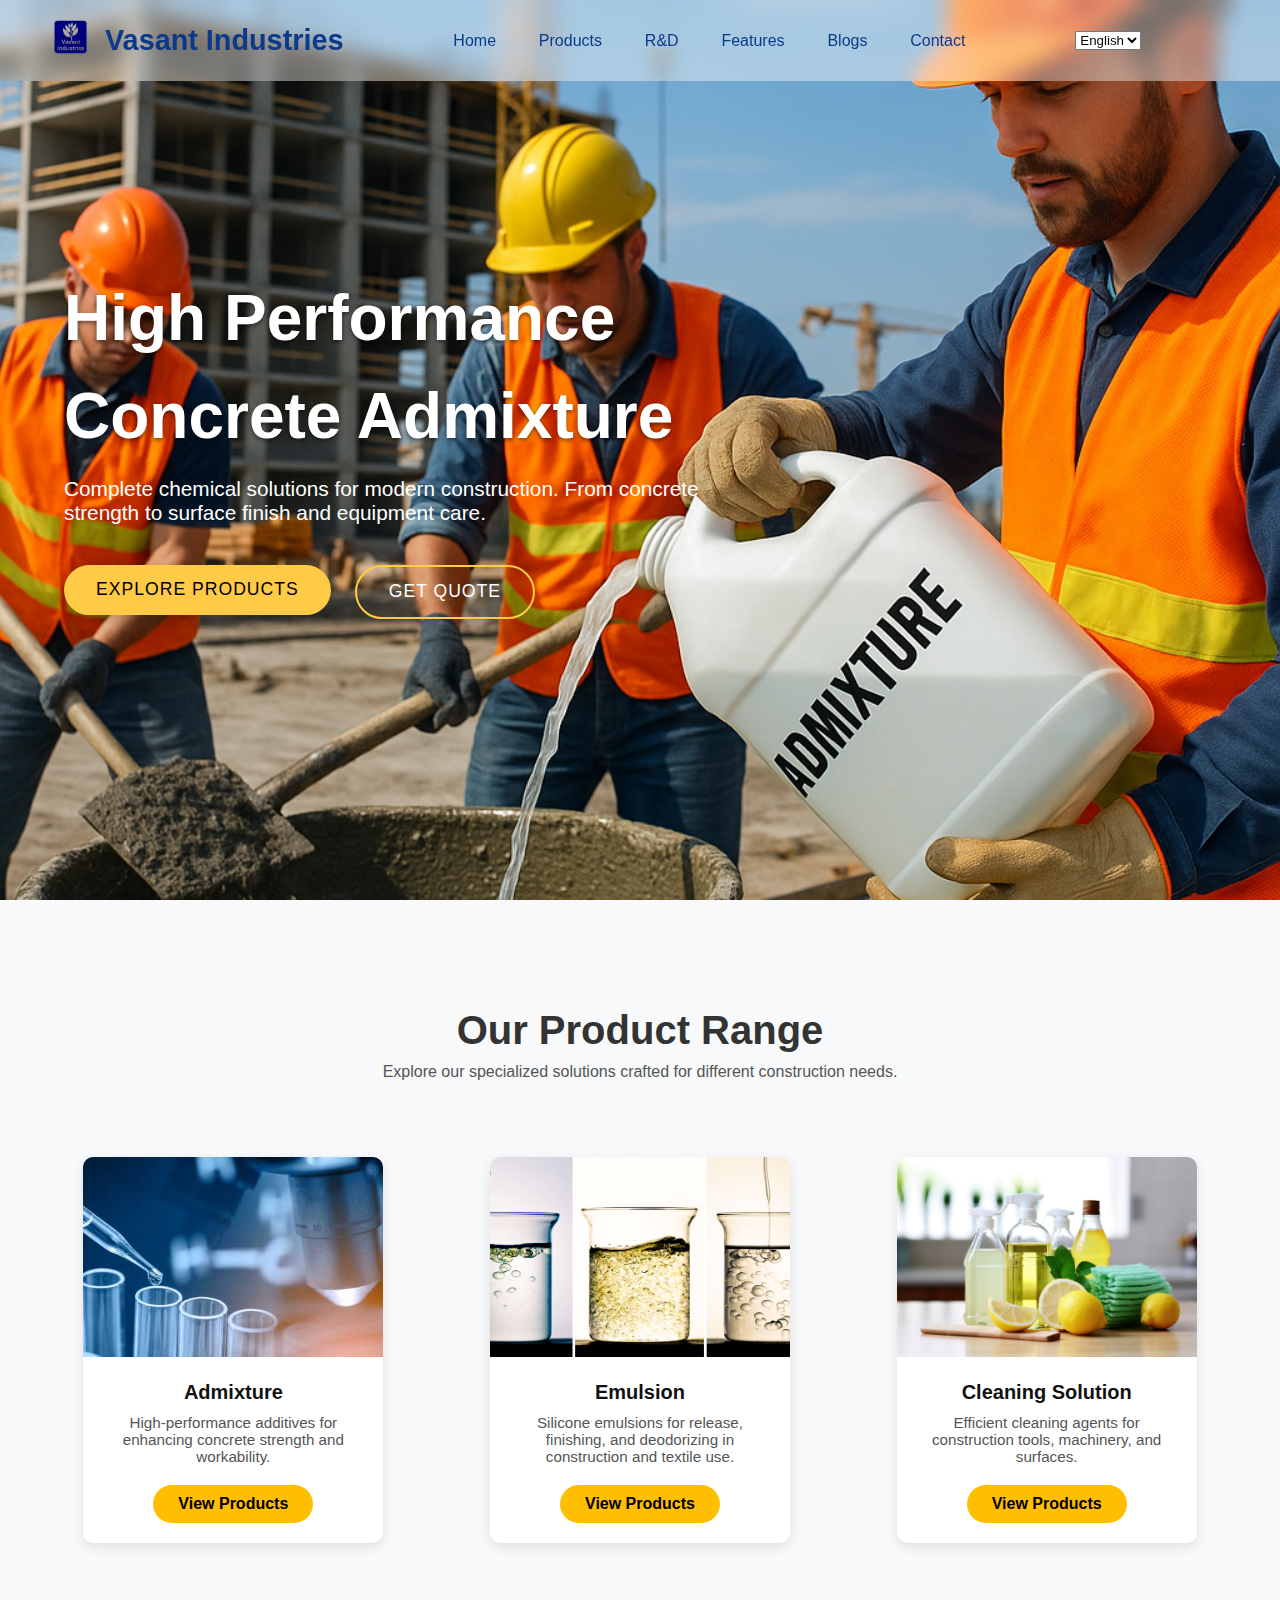
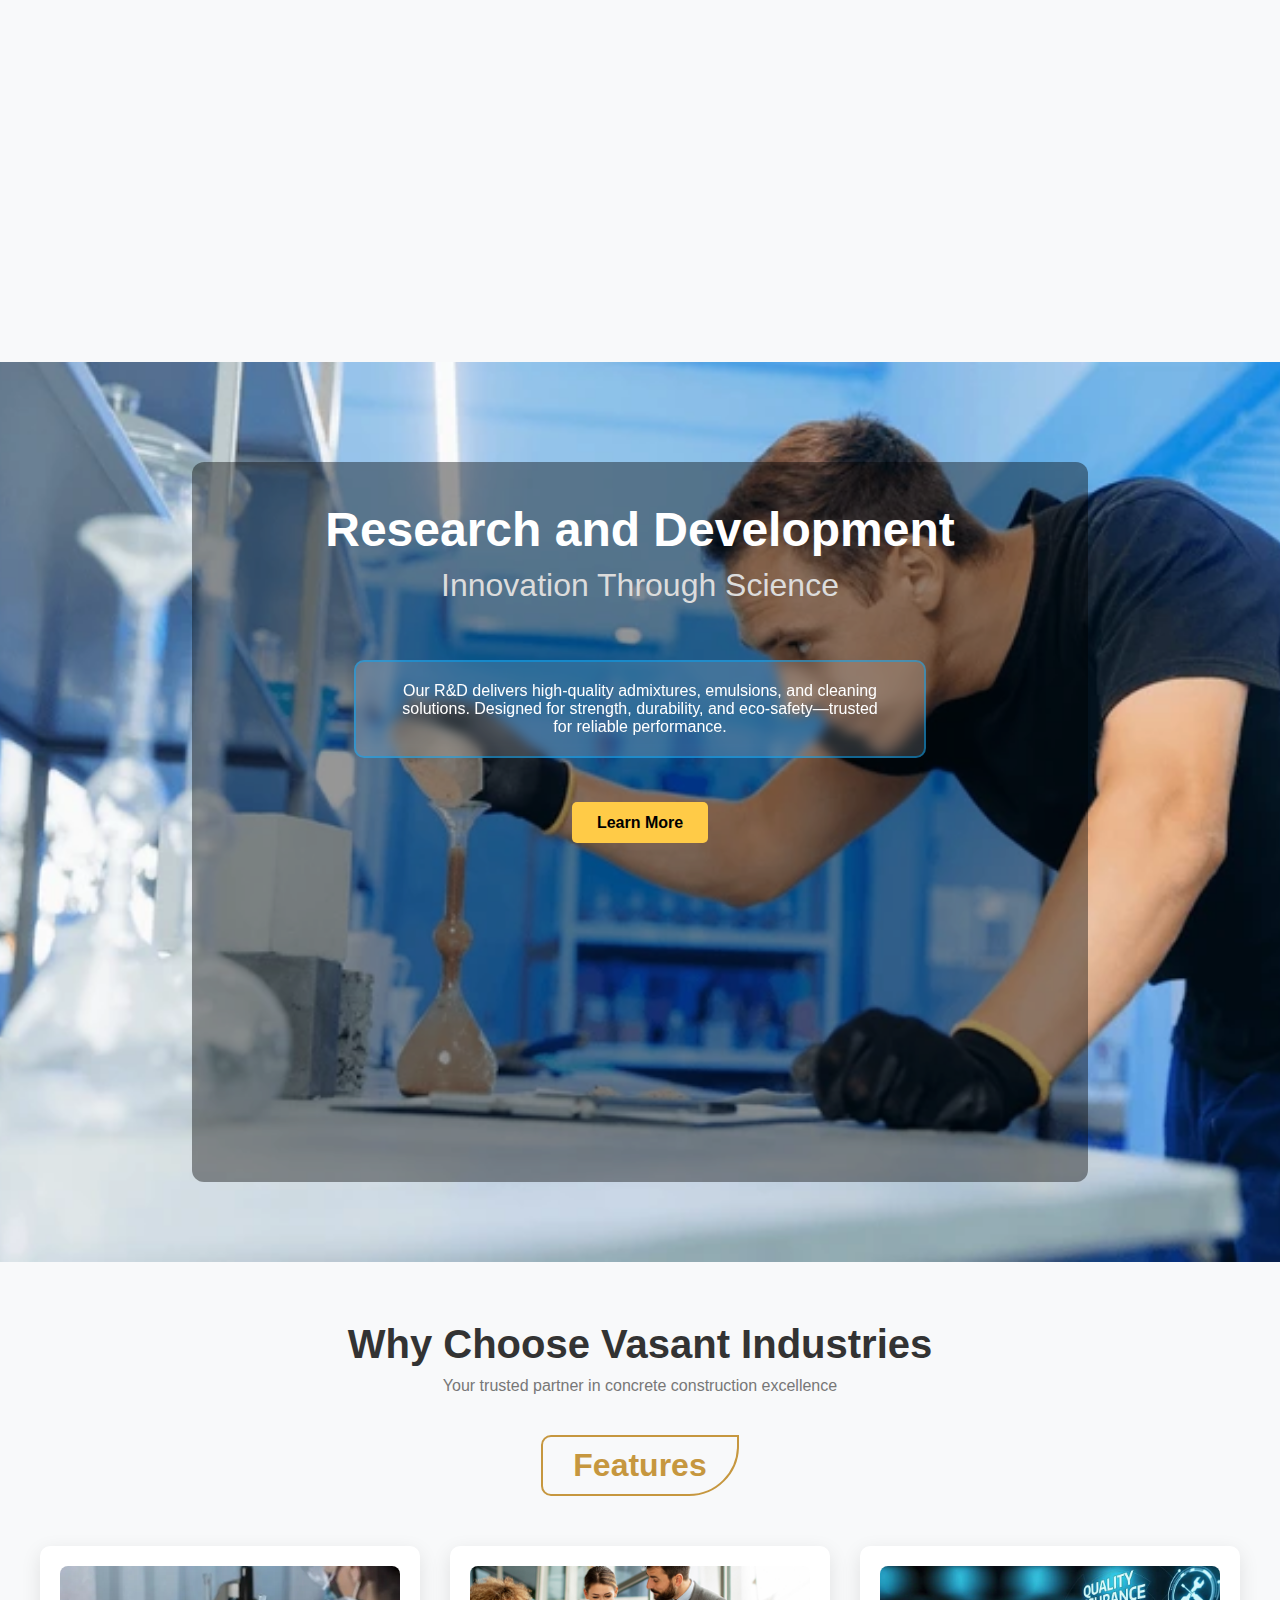
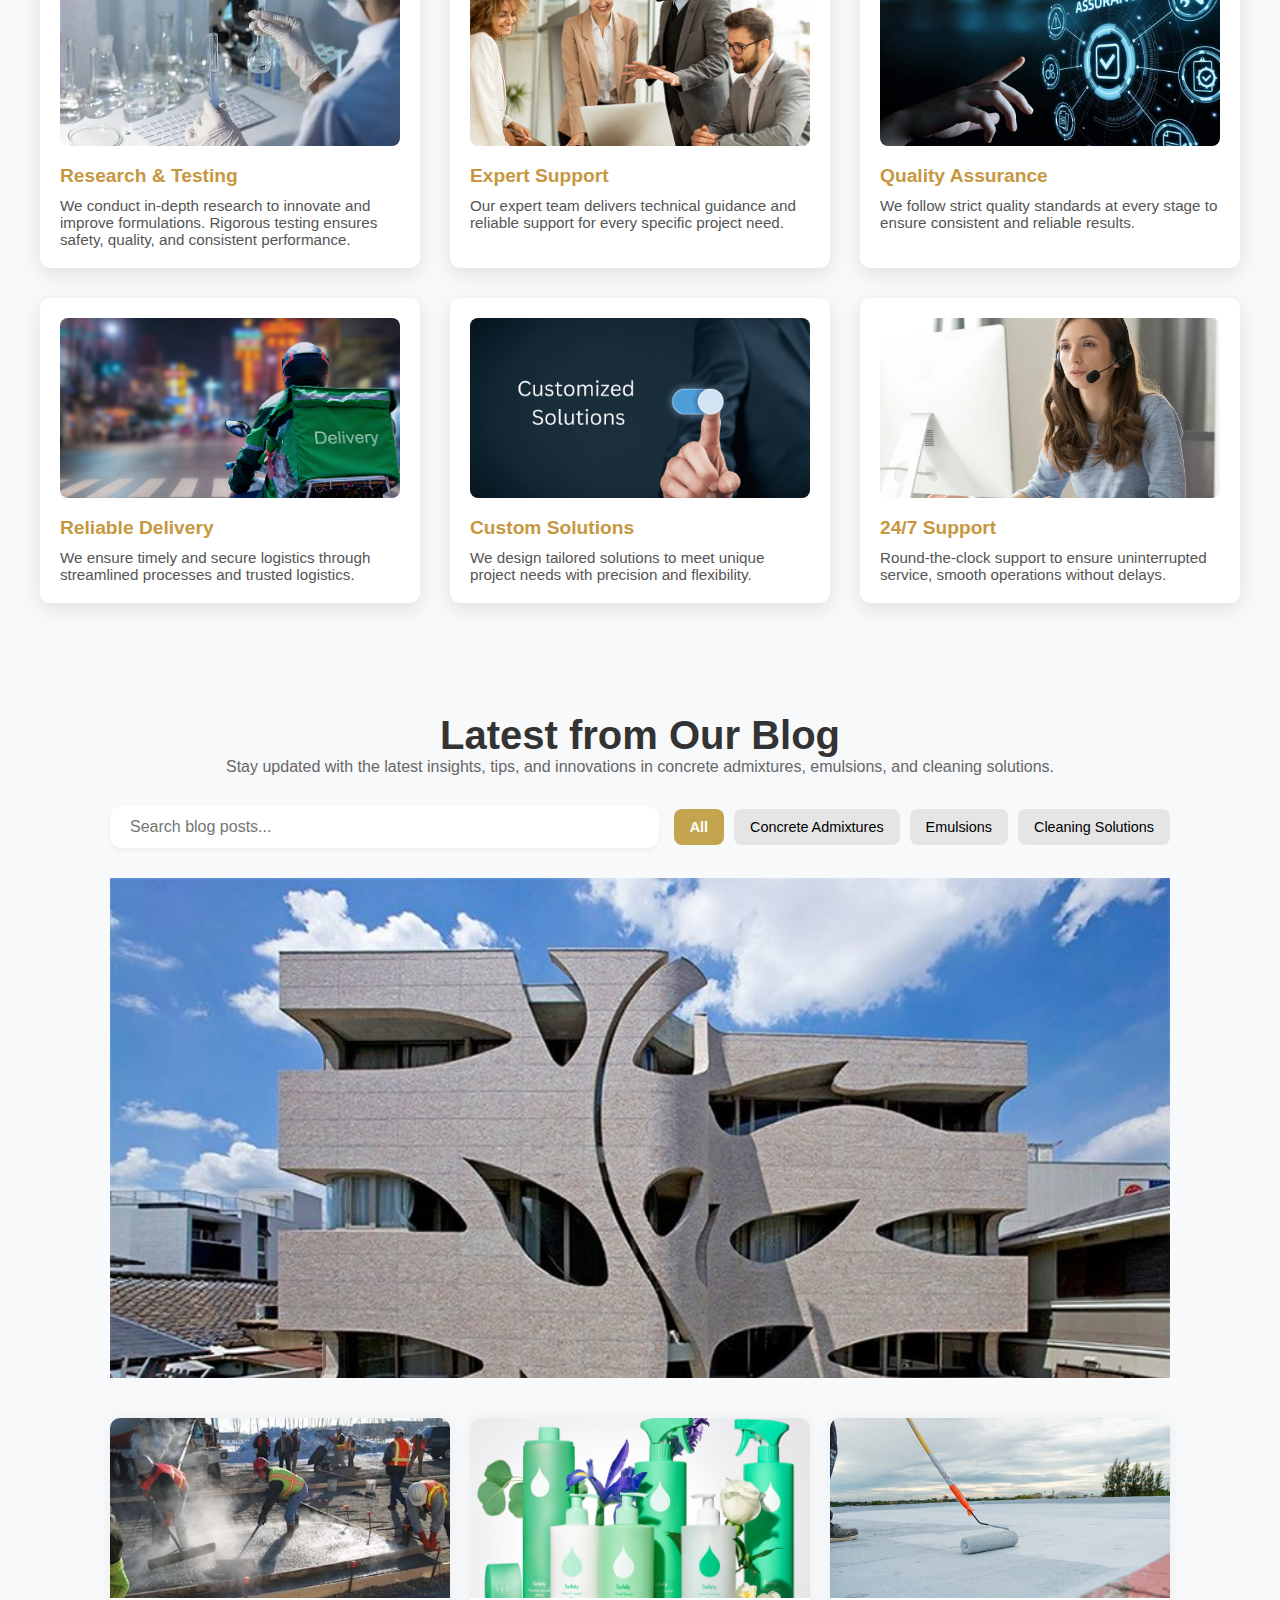
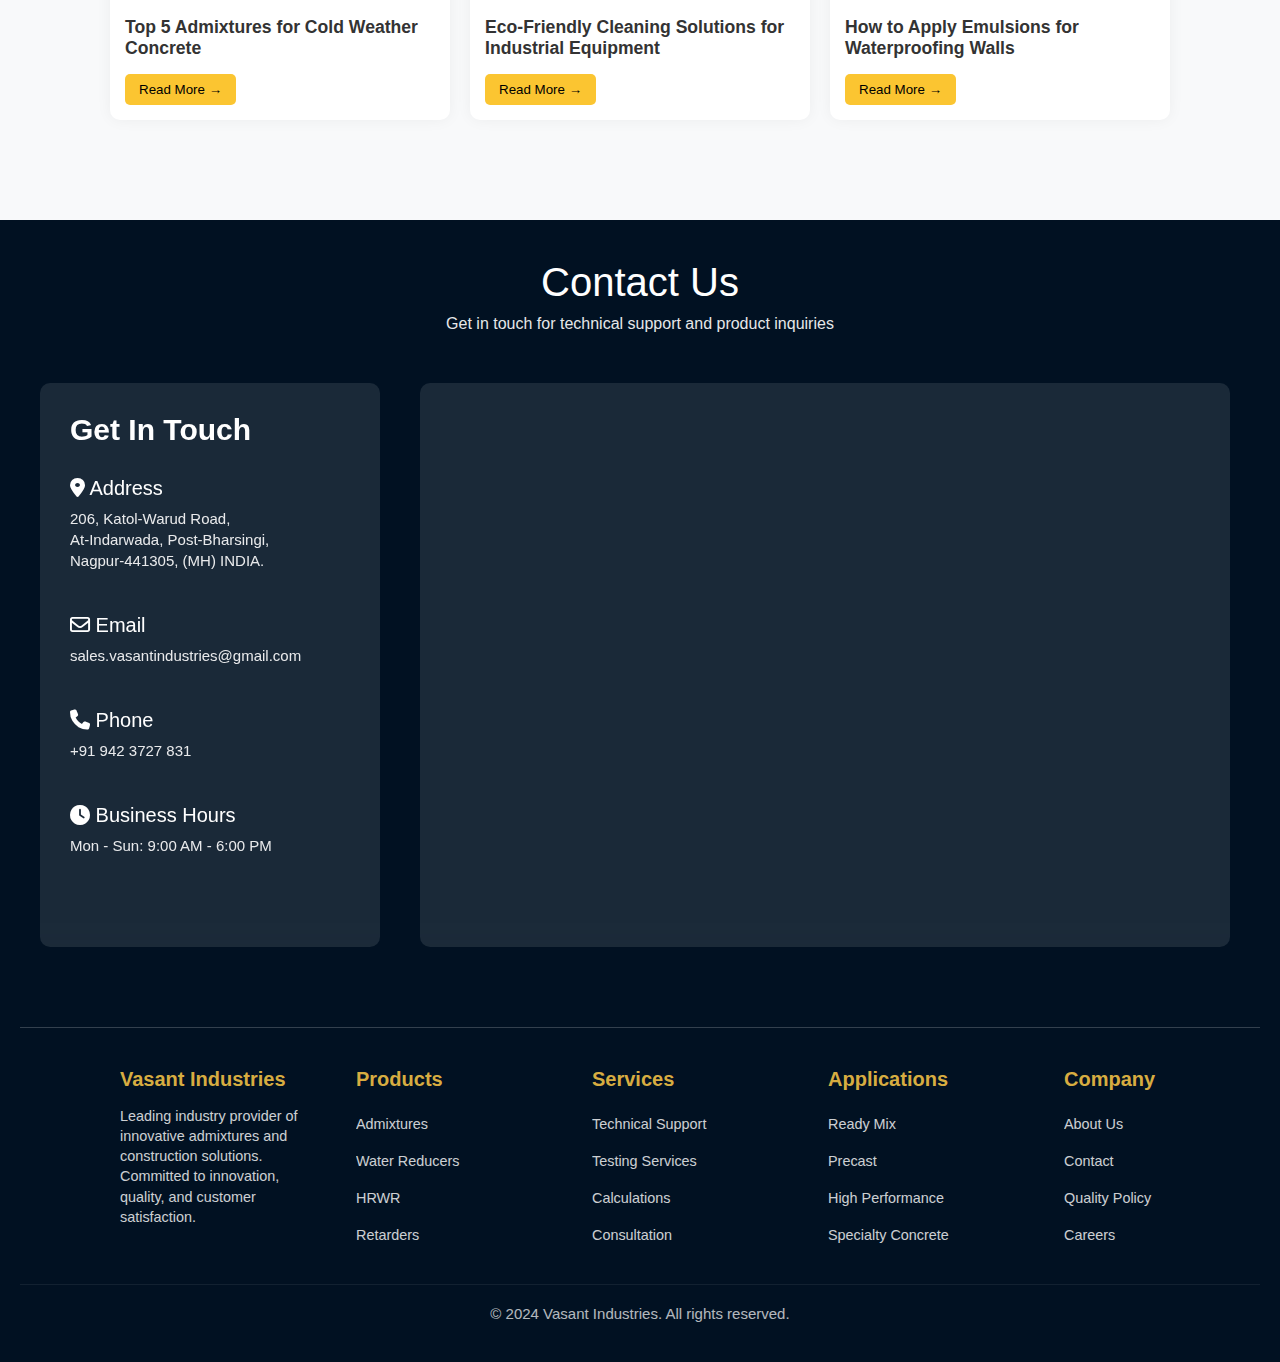
<file: index.html>
<!DOCTYPE html>
<html lang="en">

<head>
  <meta charset="UTF-8" />
  <meta name="viewport" content="width=device-width, initial-scale=1.0" />
  <title>Vasant Industries</title>
  <!-- Icon (Used Font Awesome CSS) -->
  <link rel="stylesheet" href="https://cdnjs.cloudflare.com/ajax/libs/font-awesome/6.4.0/css/all.min.css" />
  <!-- Google Font Link -->
  <link href="https://fonts.googleapis.com/css2?family=Roboto:wght@400;700&family=Poppins:wght@300;600&display=swap"
    rel="stylesheet" />
  <!-- External CSS Link -->
  <link rel="stylesheet" href="./Website/index.css" />


</head>

<body>
  <header>
    <div class="logo" id="logoText">
      <img src="./Website/Assets/vasant-logo-removebg-preview.png" alt="Vasant Logo" />
      <span id="logoName">Vasant Industries</span>
    </div>

    <nav>
      <a href="./index.html#navHome" id="nav_Home">Home</a>
      <a href="./index.html#navProducts" id="nav_Products">Products</a>
      <a href="./index.html#navRnD" id="nav_RnD">R&D</a>
      <a href="./index.html#navFeatures" id="nav_Features">Features</a>
      <a href="./index.html#navBlogs" id="nav_Blogs">Blogs</a>
      <a href="./index.html#navContact" id="nav_Contact">Contact</a>
    </nav>

    <select name="language" id="select-lang" onchange="translateLanguage()">
      <option value="english">English</option>
      <option value="hindi">हिंदी</option>
      <option value="marathi">मराठी</option>
    </select>

    <!-- Menu Button -->
    <div class="menu-btn" id="menuBtn">
      <div class="bar"></div>
      <div class="bar"></div>
      <div class="bar"></div>
    </div>

  </header>


  <section class="carousel" id="navHome">
    <div class="carousel-slide active" style="
        background: url('./Website/Assets/Admixture.png') no-repeat center
          center/cover;
      ">
      <div class="carousel-content">
        <h1 id="slide1Title">High Performance</h1>
        <h1 id="slide1Title2">Concrete Admixture</h1>
        <p id="slide1Desc">
          Complete chemical solutions for modern construction. From concrete
          strength to surface finish and equipment care.
        </p>
        <div class="buttons">
          <a href="./index.html#navProducts"><button class="btn btn-primary" id="slide1Btn1">Explore
              Products</button></a>
          <a href="./index.html#navContact"><button class="btn btn-secondary" id="slide1Btn2">Get Quote</button></a>
        </div>
      </div>
    </div>

    <div class="carousel-slide active" style="
        background: url('./Website/Assets/emulsion.png') no-repeat center
          center/cover;
      ">
      <div class="carousel-content">
        <h1 id="slide2Title">Advanced Bonding &</h1>
        <h1 id="slide2Title2">Waterproofing Emulsions</h1>

        <p id="slide2Desc">
          Reliable polymer-based solutions for strong adhesion, crack
          resistance, and durable construction protection.
        </p>
        <div class="buttons">
          <button class="btn btn-primary" id="slide2Btn1">Explore Products</button>
          <button class="btn btn-secondary" id="slide2Btn2">Get Quote</button>
        </div>
      </div>
    </div>
  </section>

  <div class="carousel-slide active" style="
      background: url('./Website/Assets/cleaning-solution-corousel.webp')
        no-repeat center center/cover;
    ">
    <div class="carousel-content">
      <h1 id="slide3Title">Powerful & Safe Concrete</h1>
      <h1 id="slide3Title2">Cleaning Solutions</h1>

      <p id="slide3Desc">
        Remove stains, dust, oil, and residues efficiently—engineered for
        surface care and maintenance with ease.
      </p>
      <div class="buttons">
        <button class="btn btn-primary" id="slide3Btn1">Explore Products</button>
        <button class="btn btn-secondary" id="slide3Btn2">Get Quote</button>
      </div>
    </div>
  </div>

  <br /><br />


  <!-- Product Section -->
  <section class="product-section" id="navProducts">
    <br /><br /><br /><br />
    <h2 id="products_title">Our Product Range</h2>
    <p id="products_desc">
      Explore our specialized solutions crafted for different construction needs.
    </p>
    <br /><br />

    <div class="product-cards">
      <!-- Card 1: Admixture -->
      <div class="card">
        <img src="./Website/Assets/admicture-img.jpg" alt="Admixture" />
        <div class="card-content">
          <h3 id="admixture_title">Admixture</h3>
          <p id="admixture_desc">
            High-performance additives for enhancing concrete strength and workability.
          </p>
          <a href="./Website/Admixture-Product.html" class="view-products-btn" id="admixture_btn">View Products</a>
        </div>
      </div>

      <!-- Card 2: Emulsion -->
      <div class="card">
        <img src="./Website/Assets/Emulsion-img.jpeg" alt="Emulsion" />
        <div class="card-content">
          <h3 id="emulsion_title">Emulsion</h3>
          <p id="emulsion_desc">
            Silicone emulsions for release, finishing, and deodorizing in construction and textile use.
          </p>
          <a href="./Website/Emulsion-Product.html" class="view-products-btn" id="emulsion_btn">View Products</a>
        </div>
      </div>

      <!-- Card 3: Cleaning Solution -->
      <div class="card">
        <img src="./Website/Assets/cleaning-sol-img.jpeg" alt="Cleaning Solution" />
        <div class="card-content">
          <h3 id="cleaning_title">Cleaning Solution</h3>
          <p id="cleaning_desc">
            Efficient cleaning agents for construction tools, machinery, and surfaces.
          </p>
          <a href="./Website/Cleaning-sol-product.html" class="view-products-btn" id="cleaning_btn">View Products</a>
        </div>
      </div>
    </div>
  </section>

  <br /><br /><br /><br /><br /> <br /> <br />

  <!-- Research and Development Section -->

  <section class="rd-section" id="navRnD">
    <div class="overlay">
      <h1 id="rd_title">Research and Development</h1>
      <h2 id="rd_subtitle">Innovation Through Science</h2>
      <br /><br />
      <div class="rd-box">
        <p id="rd_description">
          Our R&D delivers high-quality admixtures, emulsions, and cleaning<br />
          solutions. Designed for strength, durability, and eco-safety—trusted<br />
          for reliable performance.
        </p>
      </div>
      <br /><br />
      <a href="./Website/R&D-section.html" class="learn-more-btn" id="rd_learnmore">Learn More</a>
    </div>
  </section>

  <!-- Feature Section -->

  <section class="features-section" id="navFeatures">
    <h2 id="features_main_title">Why Choose Vasant Industries</h2>
    <p class="subtitle" id="features_subtitle">
      Your trusted partner in concrete construction excellence
    </p>
    <div class="features-title" id="features_title">Features</div>

    <div class="features-grid">
      <div class="feature-box">
        <img src="./Website/Assets/r&t-img.webp" alt="Research & Testing" />
        <h3 id="feature1title">Research & Testing</h3>
        <p id="feature1Desc">
          We conduct in-depth research to innovate and improve formulations.
          Rigorous testing ensures safety, quality, and consistent performance.
        </p>
      </div>

      <div class="feature-box">
        <img src="./Website/Assets/expert-img.jpeg" alt="Expert Support" />
        <h3 id="feature2title">Expert Support</h3>
        <p id="feature2Desc">
          Our expert team delivers technical guidance and reliable support for
          every specific project need.
        </p>
      </div>

      <div class="feature-box">
        <img src="./Website/Assets/quality-assurance.jpg" alt="Quality Assurance" />
        <h3 id="feature3title">Quality Assurance</h3>
        <p id="feature3Desc">
          We follow strict quality standards at every stage to ensure
          consistent and reliable results.
        </p>
      </div>

      <div class="feature-box">
        <img src="./Website/Assets/reliable-del-img.png" alt="Reliable Delivery" />
        <h3 id="feature4title">Reliable Delivery</h3>
        <p id="feature4Desc">
          We ensure timely and secure logistics through streamlined processes
          and trusted logistics.
        </p>
      </div>

      <div class="feature-box">
        <img src="./Website/Assets/customize-sol-img.png" alt="Custom Solutions" />
        <h3 id="feature5title">Custom Solutions</h3>
        <p id="feature5Desc">
          We design tailored solutions to meet unique project needs with
          precision and flexibility.
        </p>
      </div>

      <div class="feature-box">
        <img src="./Website/Assets/24:7 support-img.webp" alt="24/7 Support" />
        <h3 id="feature6title">24/7 Support</h3>
        <p id="feature6Desc">
          Round-the-clock support to ensure uninterrupted service, smooth
          operations without delays.
        </p>
      </div>
    </div>
  </section>


  <!-- Blogs Section -->
  <section class="blog-section" id="navBlogs">
    <h2 id="blogTitle">Latest from Our Blog</h2>
    <p class="subtitle" id="blogSubtitle">
      Stay updated with the latest insights, tips, and innovations in concrete
      admixtures, emulsions, and cleaning solutions.
    </p>

    <div class="top-bar">
      <input type="text" id="blogSearch" placeholder="Search blog posts..." />
      <div class="filters">
        <button class="active" data-category="all" id="filterAll">All</button>
        <button data-category="admixtures" id="filterAdmixtures">Concrete Admixtures</button>
        <button data-category="emulsions" id="filterEmulsions">Emulsions</button>
        <button data-category="cleaning" id="filterCleaning">Cleaning Solutions</button>
      </div>
    </div>

    <div class="featured-blog">
      <img src="./Website/Assets/blogs-1-img.jpg" alt="Modern Concrete Building" class="bg-img" />
      <div class="overlay-two">
        <h2 id="featuredBlogTitle">
          How Superplasticizers Revolutionize<br />High-Strength Concrete
        </h2>
        <p id="featuredBlogDesc">
          Discover how our advanced superplasticizers enhance concrete<br />
          durability and workability in large-scale projects.
        </p>
        <button id="featuredBlogBtn">Read More →</button>
      </div>
    </div>

    <div class="blog-grid">
      <div class="blog-card admixtures">
        <img src="./Website/Assets/blogs-img-2.avif" alt="Blog 1" />
        <h4 id="blogCardTitle1">Top 5 Admixtures for Cold Weather Concrete</h4>
        <button id="blogCardBtn1">Read More →</button>
      </div>

      <div class="blog-card cleaning">
        <img src="./Website/Assets/blogs-img-3.png" alt="Blog 2" />
        <h4 id="blogCardTitle2">Eco-Friendly Cleaning Solutions for Industrial Equipment</h4>
        <button id="blogCardBtn2">Read More →</button>
      </div>

      <div class="blog-card emulsions">
        <img src="./Website/Assets/blogs-img-4.jpg" alt="Blog 3" />
        <h4 id="blogCardTitle3">How to Apply Emulsions for Waterproofing Walls</h4>
        <button id="blogCardBtn3">Read More →</button>
      </div>
    </div>
  </section>

  <!-- Contact Section -->
  <!-- Contact Section with IDs for Translation -->
  <div class="container" id="navContact">
    <div class="header">
      <h1 id="contactHeading">Contact Us</h1>
      <p id="contactSubheading">Get in touch for technical support and product inquiries</p>
    </div>

    <div class="content">
      <div class="contact-info">
        <h2 id="getInTouch">Get In Touch</h2>

        <div class="info-item">
          <h3 id="addressHeading"><i class="fa-solid fa-location-dot"></i> Address</h3>
          <p id="addressText">
            206, Katol-Warud Road,<br />
            At-Indarwada, Post-Bharsingi,<br />
            Nagpur-441305, (MH) INDIA.
          </p>
        </div><br />

        <div class="info-item">
          <h3 id="emailHeading"><i class="fa-regular fa-envelope"></i> Email</h3>
          <p id="emailText">sales.vasantindustries@gmail.com</p>
        </div><br />

        <div class="info-item">
          <h3 id="phoneHeading"><i class="fa-solid fa-phone"></i> Phone</h3>
          <p id="phoneText">+91 942 3727 831</p>
        </div><br />

        <div class="info-item">
          <h3 id="hoursHeading"><i class="fa-solid fa-clock"></i> Business Hours</h3>
          <p id="hoursText">Mon - Sun: 9:00 AM - 6:00 PM</p>
        </div>
      </div>

      <div class="map">
        <iframe
          src="https://www.google.com/maps/embed?pb=!1m18!1m12!1m3!1d4830.967331290176!2d78.45601259051733!3d21.354312053944547!2m3!1f0!2f0!3f0!3m2!1i1024!2i768!4f13.1!3m3!1m2!1s0x3bd44f56283d7677%3A0x9ce9131be41a7b72!2sVASANT%20INDUSTRIES!5e0!3m2!1sen!2sin!4v1752747539449!5m2!1sen!2sin"
          width="750" height="500" style="border:0;" allowfullscreen="" loading="lazy"
          referrerpolicy="no-referrer-when-downgrade"></iframe>
      </div>
    </div>

    <div class="footer">
      <div class="footer-content">
        <div class="footer-section">
          <h3 id="footerCompanyName">Vasant Industries</h3>
          <p id="footerCompanyDesc" style="font-size: 0.9rem; opacity: 0.8; line-height: 1.4">
            Leading industry provider of innovative admixtures and
            construction solutions. Committed to innovation, quality, and
            customer satisfaction.
          </p>
        </div>

        <div class="footer-section">
          <h3 id="footerProducts">Products</h3>
          <ul>
            <li><a href="#" id="footerProduct1">Admixtures</a></li>
            <li><a href="#" id="footerProduct2">Water Reducers</a></li>
            <li><a href="#" id="footerProduct3">HRWR</a></li>
            <li><a href="#" id="footerProduct4">Retarders</a></li>
          </ul>
        </div>

        <div class="footer-section">
          <h3 id="footerServices">Services</h3>
          <ul>
            <li><a href="#" id="footerService1">Technical Support</a></li>
            <li><a href="#" id="footerService2">Testing Services</a></li>
            <li><a href="#" id="footerService3">Calculations</a></li>
            <li><a href="#" id="footerService4">Consultation</a></li>
          </ul>
        </div>

        <div class="footer-section">
          <h3 id="footerApplications">Applications</h3>
          <ul>
            <li><a href="#" id="footerApp1">Ready Mix</a></li>
            <li><a href="#" id="footerApp2">Precast</a></li>
            <li><a href="#" id="footerApp3">High Performance</a></li>
            <li><a href="#" id="footerApp4">Specialty Concrete</a></li>
          </ul>
        </div>

        <div class="footer-section">
          <h3 id="footerCompany">Company</h3>
          <ul>
            <li><a href="#" id="footerAbout">About Us</a></li>
            <li><a href="#" id="footerContact">Contact</a></li>
            <li><a href="#" id="footerPolicy">Quality Policy</a></li>
            <li><a href="#" id="footerCareers">Careers</a></li>
          </ul>
        </div>
      </div>

      <div class="footer-bottom">
        <p id="footerCopyright">
          © 2024 Vasant Industries. All rights reserved.
        </p>
      </div>
    </div>
  </div>


  <script src="./Website/Eng-trans.js"></script>
  <script src="./Website/Mar-trans.js"></script>
  <script src="./Website/Hindi-trans.js"></script>
  <!-- Script -->
  <!-- Script for corousel card -->

  <script>
    // Menu Button
    const menuBtn = document.getElementById("menuBtn");
    menuBtn.addEventListener("click", () => {
      menuBtn.classList.toggle("active");
    });
    // 
    window.addEventListener("scroll", () => {
      const header = document.querySelector("header");
      if (window.scrollY > 50) {
        header.classList.add("scrolled");
      } else {
        header.classList.remove("scrolled");
      }
    });

    let currentSlide = 0;
    const slides = document.querySelectorAll(".carousel-slide");
    const totalSlides = slides.length;

    function showSlide(index) {
      slides.forEach((slide, i) => {
        slide.classList.remove("active");
        if (i === index) slide.classList.add("active");
      });
    }

    function nextSlide() {
      currentSlide = (currentSlide + 1) % totalSlides;
      showSlide(currentSlide);
    }

    setInterval(nextSlide, 5000); // Auto slide every 5 seconds

    // Initial call
    showSlide(currentSlide);

    //  Script for blog section btn


    const filterButtons = document.querySelectorAll('.filters button');
    const blogCards = document.querySelectorAll('.blog-card');

    filterButtons.forEach(button => {
      button.addEventListener('click', () => {
        // Active button styling
        filterButtons.forEach(btn => btn.classList.remove('active'));
        button.classList.add('active');

        const category = button.getAttribute('data-category');

        blogCards.forEach(card => {
          if (category === 'all') {
            card.style.display = 'block';
          } else {
            card.style.display = card.classList.contains(category) ? 'block' : 'none';
          }
        });
      });
    });



    // *************************** Translation *************************** //
    const translate = {
      english: englishData,
      hindi: hindiData,
      marathi: marathiData

    };
    function translateLanguage() {
      const selectLanguage =
        document.getElementById("select-lang").value;
      let result = translate[selectLanguage];
      // HEADER SECTION //
      document.getElementById("logoName").textContent = result.logoName;
      document.getElementById("nav_Home").textContent = result.nav_Home;
      document.getElementById("nav_Products").textContent = result.nav_Products;
      document.getElementById("nav_RnD").textContent = result.nav_RnD;
      document.getElementById("nav_Features").textContent = result.nav_Features;
      document.getElementById("nav_Blogs").textContent = result.nav_Blogs;
      document.getElementById("nav_Contact").textContent = result.nav_Contact;


      // COROUSEL SECTION //

      // Slide 1
      document.getElementById("slide1Title").textContent = result.slide1Title;
      document.getElementById("slide1Title2").textContent = result.slide1Title2;
      document.getElementById("slide1Desc").textContent = result.slide1Desc;
      document.getElementById("slide1Btn1").textContent = result.slide1Btn1;
      document.getElementById("slide1Btn2").textContent = result.slide1Btn2;


      // Slide 2
      document.getElementById("slide2Title").textContent = result.slide2Title;
      document.getElementById("slide2Title2").textContent = result.slide2Title2;
      document.getElementById("slide2Desc").textContent = result.slide2Desc;
      document.getElementById("slide2Btn1").textContent = result.slide2Btn1;
      document.getElementById("slide2Btn2").textContent = result.slide2Btn2;

      // Slide 3
      document.getElementById("slide3Title").textContent = result.slide3Title;
      document.getElementById("slide3Title2").textContent = result.slide3Title2;
      document.getElementById("slide3Desc").textContent = result.slide3Desc;
      document.getElementById("slide3Btn1").textContent = result.slide3Btn1;
      document.getElementById("slide3Btn2").textContent = result.slide3Btn2;

      // PRODUCT SECTION //

      document.getElementById("products_title").textContent = result.products_title;
      document.getElementById("products_desc").textContent = result.products_desc;
      document.getElementById("admixture_title").textContent = result.admixture_title;
      document.getElementById("admixture_desc").textContent = result.admixture_desc;
      document.getElementById("admixture_btn").textContent = result.admixture_btn;
      document.getElementById("emulsion_title").textContent = result.emulsion_title;
      document.getElementById("emulsion_desc").textContent = result.emulsion_desc;
      document.getElementById("emulsion_btn").textContent = result.emulsion_btn;
      document.getElementById("cleaning_title").textContent = result.cleaning_title;
      document.getElementById("cleaning_desc").textContent = result.cleaning_desc;
      document.getElementById("cleaning_btn").textContent = result.cleaning_btn;



      // RESEARCH AND DEVELOPMENT SECTION //

      document.getElementById("rd_title").textContent = result.rd_title;
      document.getElementById("rd_subtitle").textContent = result.rd_subtitle;
      document.getElementById("rd_description").textContent = result.rd_description;
      document.getElementById("rd_learnmore").textContent = result.rd_learnmore;

      // FEATURE SECTION //

      document.getElementById("features_main_title").textContent = result.features_main_title;
      document.getElementById("features_subtitle").textContent = result.features_subtitle;
      document.getElementById("features_title").textContent = result.features_title;
      document.getElementById("feature1title").textContent = result.feature1title;
      document.getElementById("feature1Desc").textContent = result.feature1Desc;
      document.getElementById("feature2title").textContent = result.feature2title;
      document.getElementById("feature2Desc").textContent = result.feature2Desc;
      document.getElementById("feature3title").textContent = result.feature3title;
      document.getElementById("feature3Desc").textContent = result.feature3Desc;
      document.getElementById("feature4title").textContent = result.feature4title;
      document.getElementById("feature4Desc").textContent = result.feature4Desc;
      document.getElementById("feature5title").textContent = result.feature5title;
      document.getElementById("feature5Desc").textContent = result.feature5Desc;
      document.getElementById("feature6title").textContent = result.feature6title;
      document.getElementById("feature6Desc").textContent = result.feature6Desc;

      // BLOGS SECTION //

      document.getElementById("blogTitle").textContent = result.blogTitle;
      document.getElementById("blogSubtitle").textContent = result.blogSubtitle;
      document.getElementById("blogSearch").textContent = result.blogSearch;

      // FILTER BUTTON
      document.getElementById("filterAll").textContent = result.filterAll;
      document.getElementById("filterAdmixtures").textContent = result.filterAdmixtures;
      document.getElementById("filterEmulsions").textContent = result.filterEmulsions;
      document.getElementById("filterCleaning").textContent = result.filterCleaning;

      // FEATURE BLOGS
      document.getElementById("featuredBlogTitle").textContent = result.featuredBlogTitle;
      document.getElementById("featuredBlogDesc").textContent = result.featuredBlogDesc;
      document.getElementById("featuredBlogBtn").textContent = result.featuredBlogBtn;

      // BLOG CARD
      document.getElementById("blogCardTitle1").textContent = result.blogCardTitle1;
      document.getElementById("blogCardBtn1").textContent = result.blogCardBtn1;

      document.getElementById("blogCardTitle2").textContent = result.blogCardTitle2;
      document.getElementById("blogCardBtn2").textContent = result.blogCardBtn2;

      document.getElementById("blogCardTitle3").textContent = result.blogCardTitle3;
      document.getElementById("blogCardBtn3").textContent = result.blogCardBtn3;


      // CONTACT SECTION //

      // CONTACT HEADER
      document.getElementById("contactHeading").textContent = result.contactHeading;
      document.getElementById("contactSubheading").textContent = result.contactSubheading;
      document.getElementById("getInTouch").textContent = result.getInTouch;

      // CONTACT INFO
      document.getElementById("addressHeading").textContent = result.addressHeading;
      document.getElementById("addressText").innerHTML = result.addressText.replace(/\n/g, "<br>");

      document.getElementById("emailHeading").textContent = result.emailHeading;
      document.getElementById("emailText").textContent = result.emailText;

      document.getElementById("phoneHeading").textContent = result.phoneHeading;
      document.getElementById("phoneText").textContent = result.phoneText;

      document.getElementById("hoursHeading").textContent = result.hoursHeading;
      document.getElementById("hoursText").textContent = result.hoursText;

      // FOOTER
      document.getElementById("footerCompanyName").textContent = result.footerCompanyName;
      document.getElementById("footerCompanyDesc").textContent = result.footerCompanyDesc;

      document.getElementById("footerProducts").textContent = result.footerProducts;
      document.getElementById("footerProduct1").textContent = result.footerProduct1;
      document.getElementById("footerProduct2").textContent = result.footerProduct2;
      document.getElementById("footerProduct3").textContent = result.footerProduct3;
      document.getElementById("footerProduct4").textContent = result.footerProduct4;

      document.getElementById("footerServices").textContent = result.footerServices;
      document.getElementById("footerService1").textContent = result.footerService1;
      document.getElementById("footerService2").textContent = result.footerService2;
      document.getElementById("footerService3").textContent = result.footerService3;
      document.getElementById("footerService4").textContent = result.footerService4;

      document.getElementById("footerApplications").textContent = result.footerApplications;
      document.getElementById("footerApp1").textContent = result.footerApp1;
      document.getElementById("footerApp2").textContent = result.footerApp2;
      document.getElementById("footerApp3").textContent = result.footerApp3;
      document.getElementById("footerApp4").textContent = result.footerApp4;

      document.getElementById("footerCompany").textContent = result.footerCompany;
      document.getElementById("footerAbout").textContent = result.footerAbout;
      document.getElementById("footerContact").textContent = result.footerContact;
      document.getElementById("footerPolicy").textContent = result.footerPolicy;
      document.getElementById("footerCareers").textContent = result.footerCareers;

      document.getElementById("footerCopyright").textContent = result.footerCopyright;

    }
  </script>


  </script>
</body>

</html>
</file>
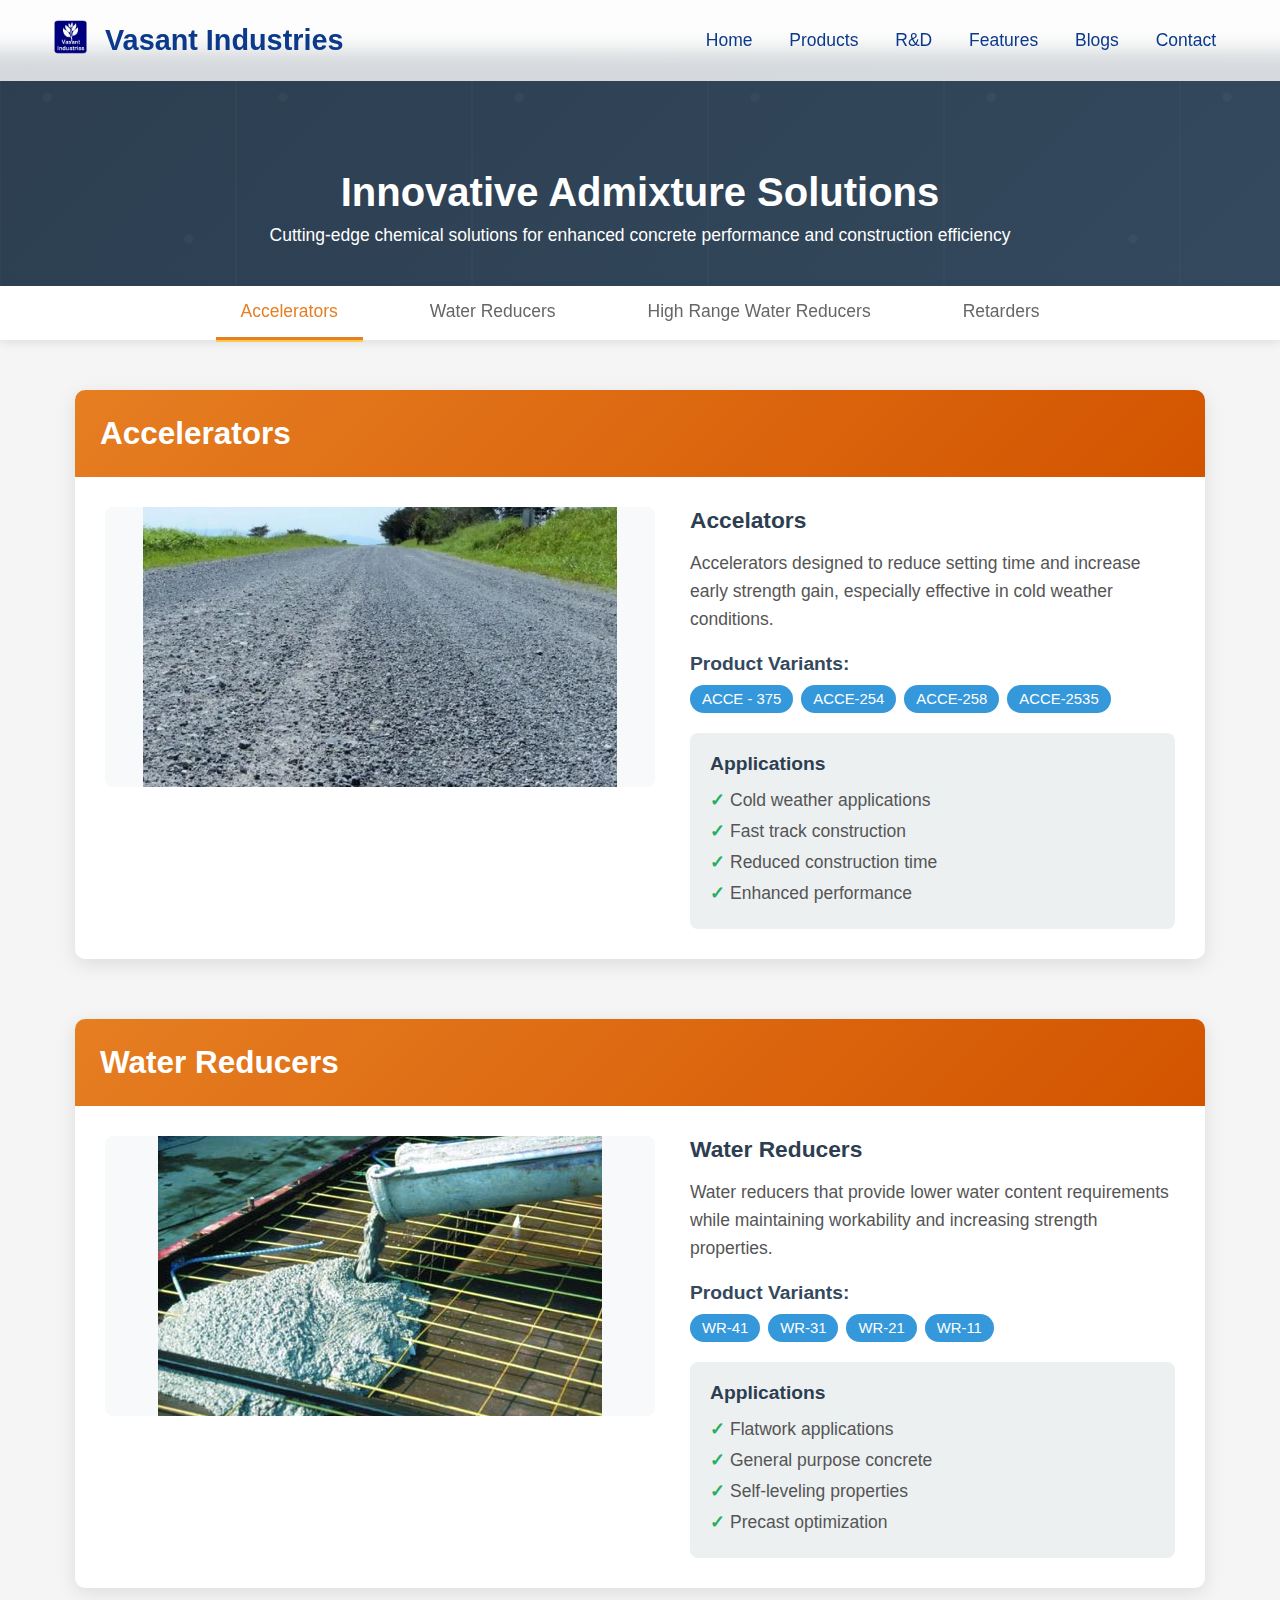
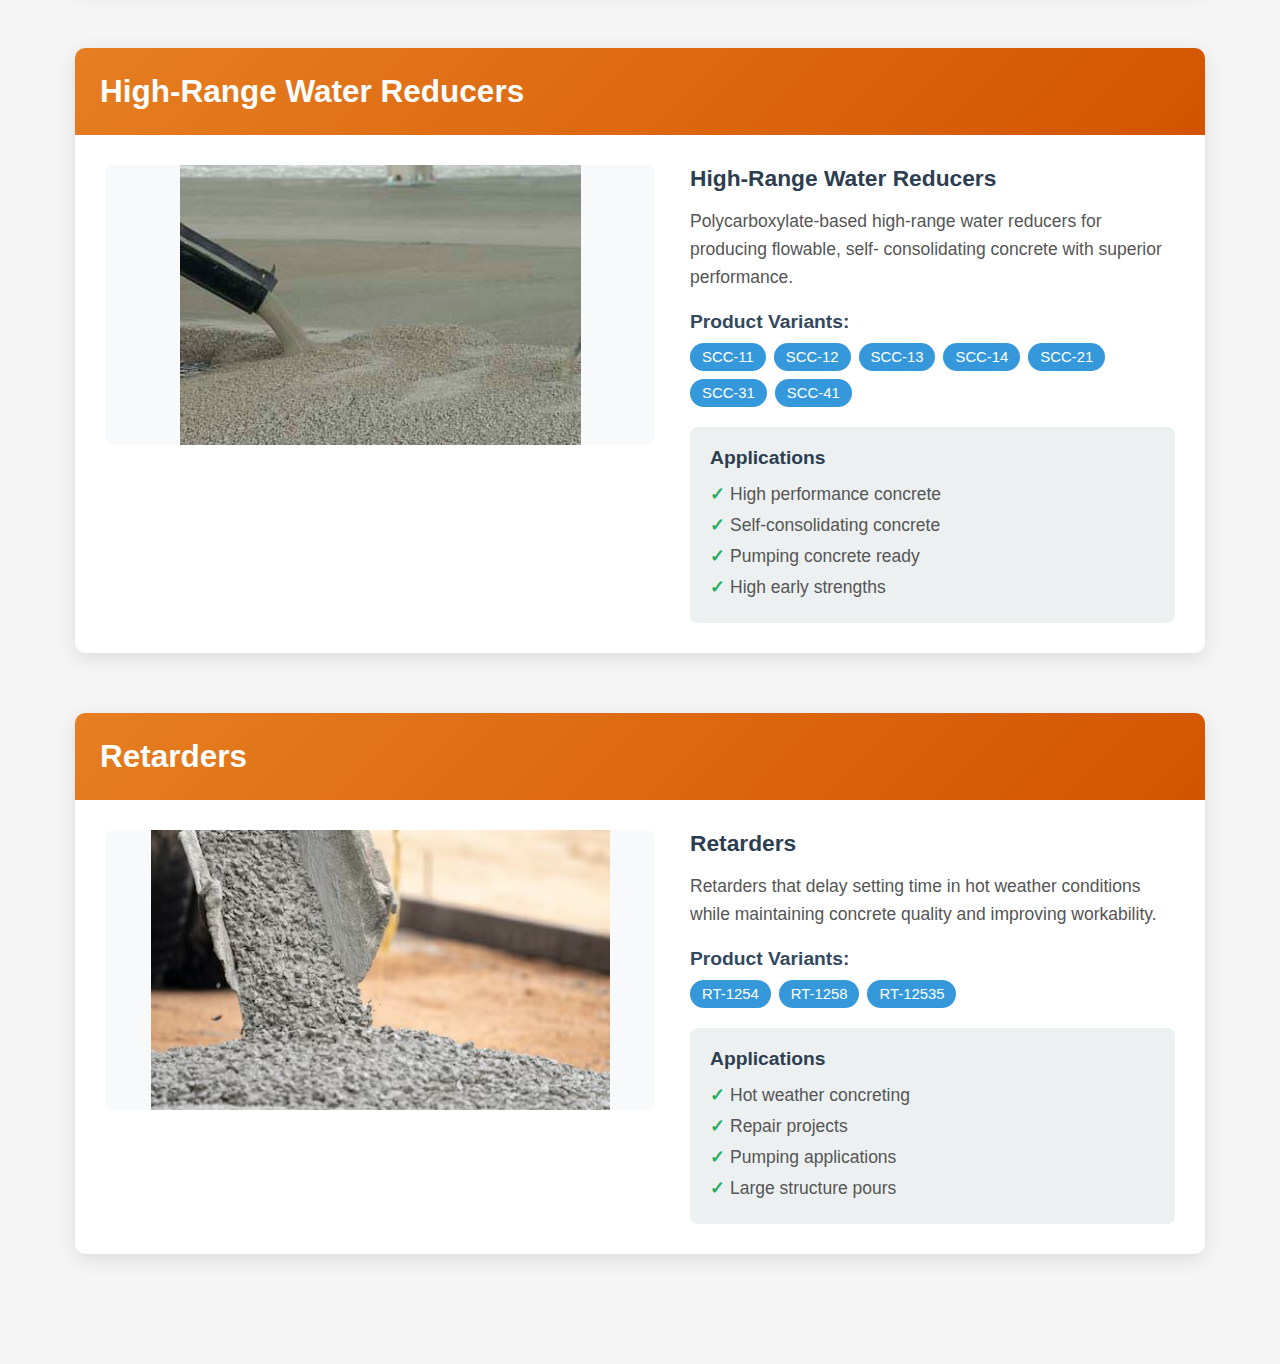
<file: Website/Admixture-Product.html>
<!DOCTYPE html>
<html lang="en">
  <head>
    <meta charset="UTF-8" />
    <meta name="viewport" content="width=device-width, initial-scale=1.0" />
    <title>Innovative Admixture Solutions</title>
    <style>
      * {
        margin: 0;
        padding: 0;
        box-sizing: border-box;
      }

      body {
        font-family: Arial, sans-serif;
        background-color: #f5f5f5;
        color: #333;
      }

      header {
        position: fixed;
        top: 0;
        left: 0;
        width: 100%;
        height: 9%;
        background: rgba(255, 255, 255, 0.8);
        backdrop-filter: blur(10px);
        display: flex;
        justify-content: space-between;
        align-items: center;
        padding: 1rem 3rem;
        z-index: 1000;
        transition: background 0.3s ease;
      }

      .logo {
        font-weight: 600;
        font-size: 1.8rem;
        color: #0b398b;
        display: flex;
        align-items: center;
      }

      .logo img {
        width: 45px;
        margin-right: 12px;
      }

      nav a {
        margin: 0 1rem;
        text-decoration: none;
        color: #0b398b;
        font-weight: 500;
        position: relative;
        transition: color 0.3s ease;
      }

      nav a::after {
        content: "";
        position: absolute;
        width: 0;
        height: 2px;
        bottom: -5px;
        left: 0;
        background-color: #ffcb47;
        transition: width 0.3s ease;
      }

      nav a:hover::after,
      nav a.active::after {
        width: 100%;
      }

      nav a:hover,
      nav a.active {
        color: #ffcb47;
      }

      .header-banner {
        background: linear-gradient(135deg, #2c3e50, #34495e);
        color: white;
        padding: 120px 20px 40px;
        text-align: center;
        position: relative;
        margin-top: 50px;
      }

      .header-banner::before {
        content: "";
        position: absolute;
        top: 0;
        left: 0;
        right: 0;
        bottom: 0;
        background: url('data:image/svg+xml,<svg xmlns="http://www.w3.org/2000/svg" viewBox="0 0 100 100"><rect width="100" height="100" fill="none" stroke="rgba(255,255,255,0.1)" stroke-width="0.5"/><circle cx="20" cy="20" r="2" fill="rgba(255,255,255,0.1)"/><circle cx="80" cy="80" r="2" fill="rgba(255,255,255,0.1)"/></svg>');
        opacity: 0.3;
        z-index: 0;
      }

      .header-banner h1,
      .header-banner p {
        position: relative;
        z-index: 1;
      }

      .header-banner h1 {
        font-size: 2.5rem;
        margin-bottom: 10px;
      }

      .nav-tabs {
        background: white;
        padding: 0 20px;
        box-shadow: 0 2px 10px rgba(0, 0, 0, 0.1);
        position: sticky;
        top: 0;
        z-index: 100;
      }

      .nav-tabs ul {
        list-style: none;
        display: flex;
        justify-content: center;
        flex-wrap: wrap;
      }

      .nav-tabs li {
        margin: 0 5px;
      }

      .nav-tabs a {
        display: block;
        padding: 15px 25px;
        text-decoration: none;
        color: #666;
        font-weight: 500;
        border-bottom: 3px solid transparent;
        transition: all 0.3s ease;
      }

      .nav-tabs a:hover,
      .nav-tabs a.active {
        color: #e67e22;
        border-bottom-color: #e67e22;
      }

      .container {
        max-width: 1200px;
        margin: 0 auto;
        padding: 40px 20px;
      }

      .section {
        margin-bottom: 60px;
        background: white;
        border-radius: 10px;
        box-shadow: 0 5px 20px rgba(0, 0, 0, 0.1);
        overflow: hidden;
        transition: transform 0.3s ease;
      }

      .section:hover {
        transform: translateY(-5px);
      }
      .section-header {
        background: linear-gradient(135deg, #e67e22, #d35400);
        color: white;
        padding: 25px;
        font-size: 1.8em;
        font-weight: bold;
      }

      .section-content {
        display: grid;
        grid-template-columns: 1fr 1fr;
        gap: 30px;
        padding: 30px;
      }

      .product-image {
        width: 520px;
        height: 240px;
        background: #f8f9fa;
        border-radius: 8px;
        display: flex;
        align-items: center;
        justify-content: center;
        color: #666;
        font-size: 0.9em;
        /* border: 2px dashed #ddd; */
        overflow: hidden; /* Prevent overflow */
      }

      .product-image img {
        max-height: 100%;
        max-width: 100%;
        object-fit: contain;
      }

      .product-info h3 {
        color: #2c3e50;
        margin-bottom: 15px;
        font-size: 1.3em;
      }

      .product-info p {
        line-height: 1.6;
        margin-bottom: 20px;
        color: #555;
      }

      .product-variants {
        margin-top: 20px;
      }

      .product-variants h4 {
        color: #34495e;
        margin-bottom: 10px;
        font-size: 1.1em;
      }

      .variant-codes {
        display: flex;
        flex-wrap: wrap;
        gap: 8px;
      }

      .variant-code {
        background: #3498db;
        color: white;
        padding: 6px 12px;
        border-radius: 20px;
        font-size: 0.85em;
        font-weight: 500;
      }

      .applications {
        background: #ecf0f1;
        padding: 20px;
        border-radius: 8px;
        margin-top: 20px;
      }

      .applications h4 {
        color: #2c3e50;
        margin-bottom: 10px;
        font-size: 1.1em;
      }

      .applications ul {
        list-style: none;
        padding-left: 0;
      }

      .applications li {
        padding: 5px 0;
        color: #555;
        position: relative;
        padding-left: 20px;
      }

      .applications li::before {
        content: "✓";
        position: absolute;
        left: 0;
        color: #27ae60;
        font-weight: bold;
      }

      /* Media Queries for All Devices */
      /* 1. Phones (portrait) */
      @media screen and (max-width: 575px) {
        body {
          font-size: 14px;
        }

        header {
          flex-direction: column;
          padding: 1rem;
          height: auto;
        }

        .container {
          padding: 30px 15px;
        }

        .section-content {
          grid-template-columns: 1fr;
          gap: 20px;
          padding: 20px;
        }

        .product-image {
          width: 100%;
          height: auto;
        }

        .product-info h3 {
          font-size: 1.1em;
        }

        .variant-code {
          font-size: 0.85em;
          padding: 6px 10px;
        }
      }

      /* 2. Phones (landscape), small tablets */
      @media screen and (min-width: 576px) and (max-width: 767px) {
        body {
          font-size: 15px;
        }

        .container {
          padding: 35px 20px;
        }

        .section-content {
          grid-template-columns: 1fr;
          gap: 25px;
        }

        .product-image {
          width: 100%;
          height: 220px;
        }

        .product-info h3 {
          font-size: 1.2em;
        }
      }

      /* 3. Tablets */
      @media screen and (min-width: 768px) and (max-width: 991px) {
        body {
          font-size: 16px;
        }

        .container {
          padding: 40px 25px;
        }

        .section-content {
          grid-template-columns: 1fr 1fr;
          gap: 25px;
        }

        .product-image {
          width: 100%;
          height: 250px;
        }
      }

      /* 4. Laptops, small desktops */
      @media screen and (min-width: 992px) and (max-width: 1199px) {
        body {
          font-size: 17px;
        }

        .container {
          max-width: 960px;
          padding: 50px 30px;
        }

        .section-content {
          gap: 30px;
        }

        .product-image {
          width: 100%;
          height: 260px;
        }
      }

      /* 5. Large desktops */
      @media screen and (min-width: 1200px) and (max-width: 1599px) {
        body {
          font-size: 17.5px;
        }

        .container {
          max-width: 1200px;
          padding: 50px 35px;
        }

        .section-content {
          gap: 35px;
        }

        .product-image {
          width: 550px;
          height: 280px;
        }
      }

      /* 6. Ultra-wide screens (iMacs, 4K) */
      @media screen and (min-width: 1600px) {
        body {
          font-size: 18px;
        }

        header {
          padding: 1rem 5rem;
        }

        .container {
          max-width: 1500px;
          padding: 60px 40px;
        }

        .section-content {
          grid-template-columns: 1fr 1fr;
          gap: 40px;
        }

        .product-image {
          width: 600px;
          height: 300px;
        }

        .product-info h3 {
          font-size: 1.5em;
        }

        .product-info p,
        .applications li {
          font-size: 1.1em;
        }

        .variant-code {
          font-size: 1em;
          padding: 8px 16px;
        }
      }
    </style>
  </head>
  <body>
    <header>
      <div class="logo">
        <img
          src="../Website/Assets/vasant-logo-removebg-preview.png"
          alt="Vasant Logo"
        />
        Vasant Industries
      </div>
      <nav>
      <a href="../index.html">Home</a>
        <a href="../index.html#products">Products</a>
        <a href="../index.html#R&D">R&D</a>
        <a href="../index.html#features">Features</a>
        <a href="../index.html#blogs">Blogs</a>
        <a href="../index.html#contact">Contact</a >
      </nav>
    </header>

    <div class="header-banner">
      <h1>Innovative Admixture Solutions</h1>
      <p>
        Cutting-edge chemical solutions for enhanced concrete performance and
        construction efficiency
      </p>
    </div>

    <nav class="nav-tabs">
      <ul>
        <li><a href="#accelerators" class="active">Accelerators</a></li>
        <li><a href="#water-reducers">Water Reducers</a></li>
        <li><a href="#high-range-reducers">High Range Water Reducers</a></li>
        <li><a href="#retarders">Retarders</a></li>
      </ul>
    </nav>

    <div class="container">
      <section class="section">
        <div class="section-header" id="accelerators">Accelerators</div>
        <div class="section-content">
          <div class="product-image">
            <span><img src="../Website/Assets/accelator.png" alt="" /></span>
          </div>
          <div class="product-info">
            <h3>Accelators</h3>
            <p>
              Accelerators designed to reduce setting time and increase early
              strength gain, especially effective in cold weather conditions.
            </p>
            <div class="product-variants">
              <h4>Product Variants:</h4>
              <div class="variant-codes">
                <span class="variant-code">ACCE - 375</span>
                <span class="variant-code">ACCE-254</span>
                <span class="variant-code">ACCE-258</span>
                <span class="variant-code">ACCE-2535</span>
              </div>
            </div>
            <div class="applications">
              <h4>Applications</h4>
              <ul>
                <li>Cold weather applications</li>
                <li>Fast track construction</li>
                <li>Reduced construction time</li>
                <li>Enhanced performance</li>
              </ul>
            </div>
          </div>
        </div>
      </section>

      <section id="water-reducers" class="section">
        <div class="section-header">Water Reducers</div>
        <div class="section-content">
          <div class="product-image">
            <span
              ><img src="../Website/Assets/water-reducers.jpg" alt=""
            /></span>
          </div>
          <div class="product-info">
            <h3>Water Reducers</h3>
            <p>
              Water reducers that provide lower water content requirements while
              maintaining workability and increasing strength properties.
            </p>
            <div class="product-variants">
              <h4>Product Variants:</h4>
              <div class="variant-codes">
                <span class="variant-code">WR-41</span>
                <span class="variant-code">WR-31</span>
                <span class="variant-code">WR-21</span>
                <span class="variant-code">WR-11</span>
              </div>
            </div>
            <div class="applications">
              <h4>Applications</h4>
              <ul>
                <li>Flatwork applications</li>
                <li>General purpose concrete</li>
                <li>Self-leveling properties</li>
                <li>Precast optimization</li>
              </ul>
            </div>
          </div>
        </div>
      </section>

      <section id="high-range-reducers" class="section">
        <div class="section-header">High-Range Water Reducers</div>
        <div class="section-content">
          <div class="product-image">
            <span
              ><img src="../Website/Assets/high-range-WR.jpg" alt=""
            /></span>
          </div>
          <div class="product-info">
            <h3>High-Range Water Reducers</h3>
            <p>
              Polycarboxylate-based high-range water reducers for producing
              flowable, self- consolidating concrete with superior performance.
            </p>
            <div class="product-variants">
              <h4>Product Variants:</h4>
              <div class="variant-codes">
                <span class="variant-code">SCC-11</span>
                <span class="variant-code">SCC-12</span>
                <span class="variant-code">SCC-13</span>
                <span class="variant-code">SCC-14</span>
                <span class="variant-code">SCC-21</span>
                <span class="variant-code">SCC-31</span>
                <span class="variant-code">SCC-41</span>
              </div>
            </div>
            <div class="applications">
              <h4>Applications</h4>
              <ul>
                <li>High performance concrete</li>
                <li>Self-consolidating concrete</li>
                <li>Pumping concrete ready</li>
                <li>High early strengths</li>
              </ul>
            </div>
          </div>
        </div>
      </section>

      <section id="retarders" class="section">
        <div class="section-header">Retarders</div>
        <div class="section-content">
          <div class="product-image">
            <span><img src="../Website/Assets/retarders.png" alt="" /></span>
          </div>
          <div class="product-info">
            <h3>Retarders</h3>
            <p>
              Retarders that delay setting time in hot weather conditions while
              maintaining concrete quality and improving workability.
            </p>
            <div class="product-variants">
              <h4>Product Variants:</h4>
              <div class="variant-codes">
                <span class="variant-code">RT-1254</span>
                <span class="variant-code">RT-1258</span>
                <span class="variant-code">RT-12535</span>
              </div>
            </div>
            <div class="applications">
              <h4>Applications</h4>
              <ul>
                <li>Hot weather concreting</li>
                <li>Repair projects</li>
                <li>Pumping applications</li>
                <li>Large structure pours</li>
              </ul>
            </div>
          </div>
        </div>
      </section>
    </div>

    <script>
      // Smooth scrolling for navigation links
      document.querySelectorAll(".nav-tabs a").forEach((link) => {
        link.addEventListener("click", function (e) {
          e.preventDefault();

          // Update active tab
          document
            .querySelectorAll(".nav-tabs a")
            .forEach((a) => a.classList.remove("active"));
          this.classList.add("active");

          // Scroll to section
          const targetId = this.getAttribute("href");
          const targetSection = document.querySelector(targetId);
          if (targetSection) {
            targetSection.scrollIntoView({
              behavior: "smooth",
              block: "start",
            });
          }
        });
      });

      // Update active tab on scroll
      window.addEventListener("scroll", function () {
        const sections = document.querySelectorAll(".section");
        const navLinks = document.querySelectorAll(".nav-tabs a");

        let current = "";
        sections.forEach((section) => {
          const sectionTop = section.offsetTop;
          const sectionHeight = section.clientHeight;
          if (scrollY >= sectionTop - 200) {
            current = section.getAttribute("id");
          }
        });

        navLinks.forEach((link) => {
          link.classList.remove("active");
          if (link.getAttribute("href") === "#" + current) {
            link.classList.add("active");
          }
        });
      });
    </script>
  </body>
</html>
</file>
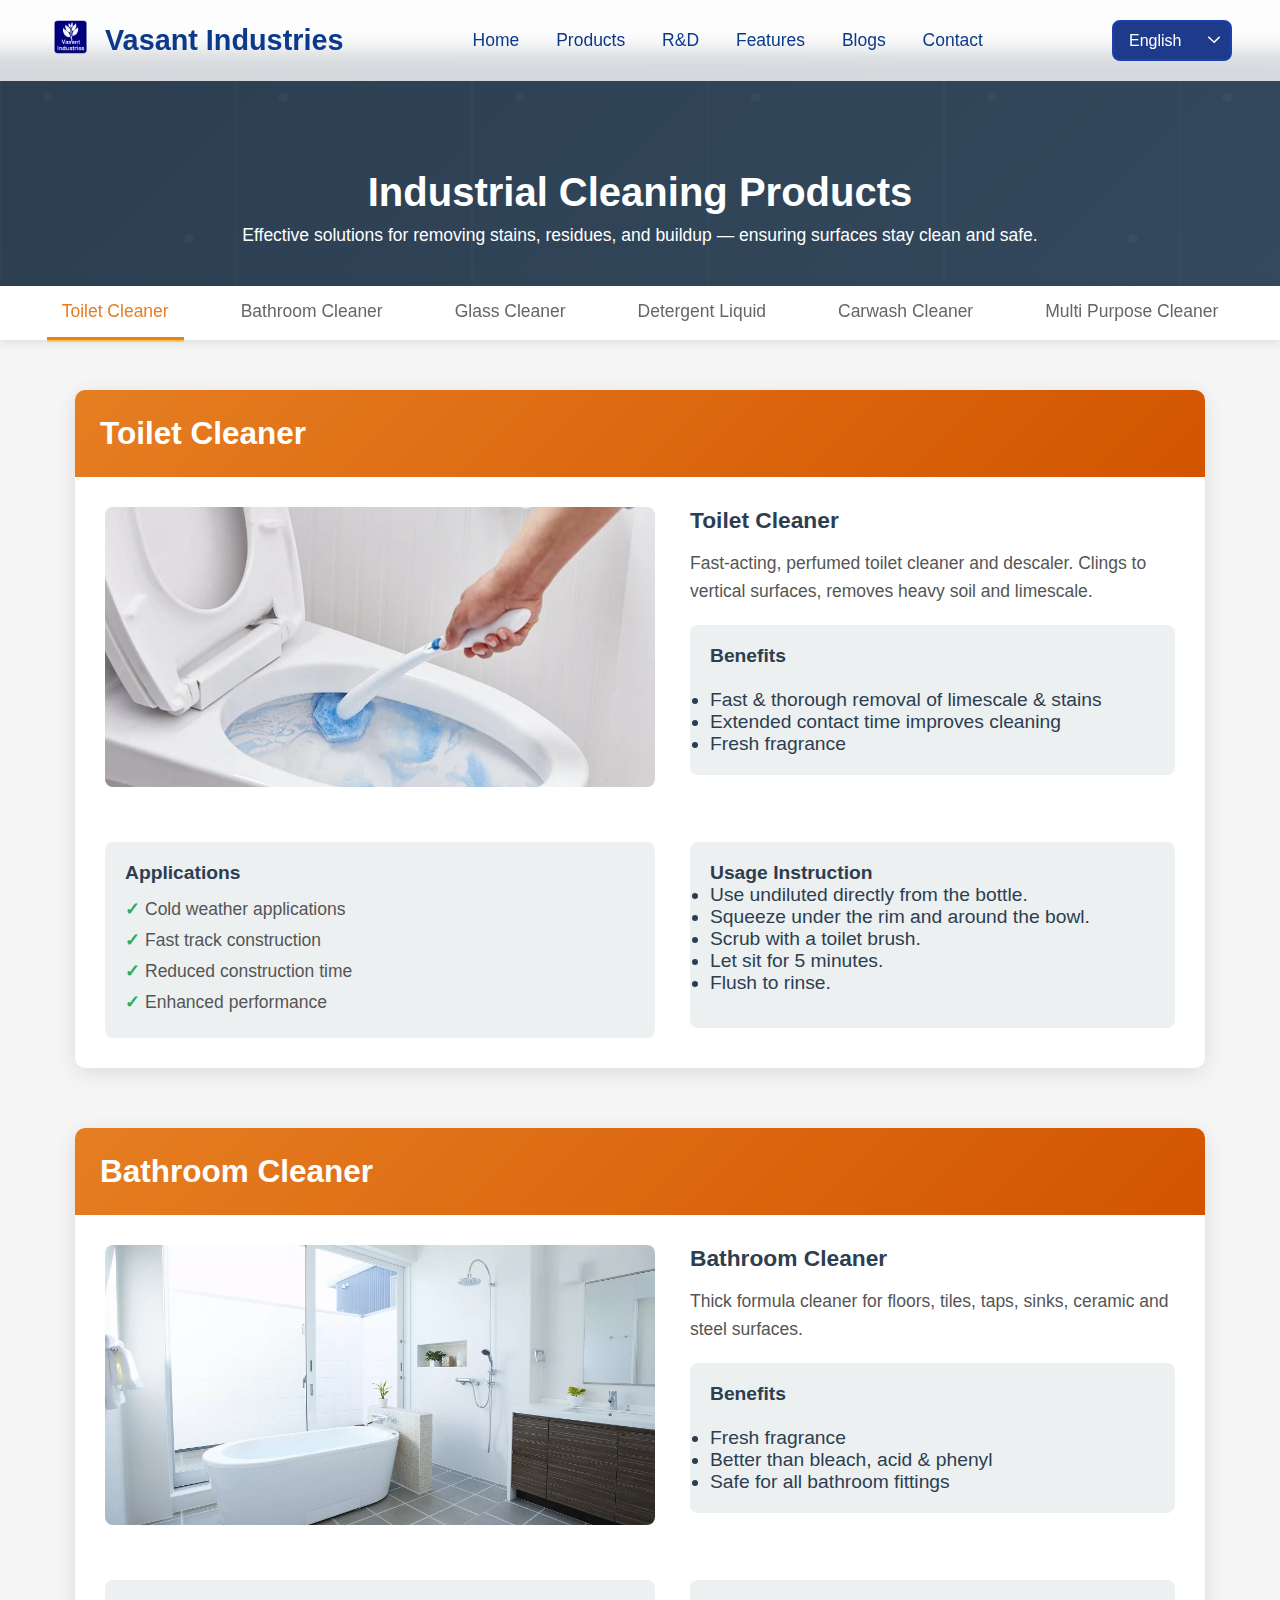
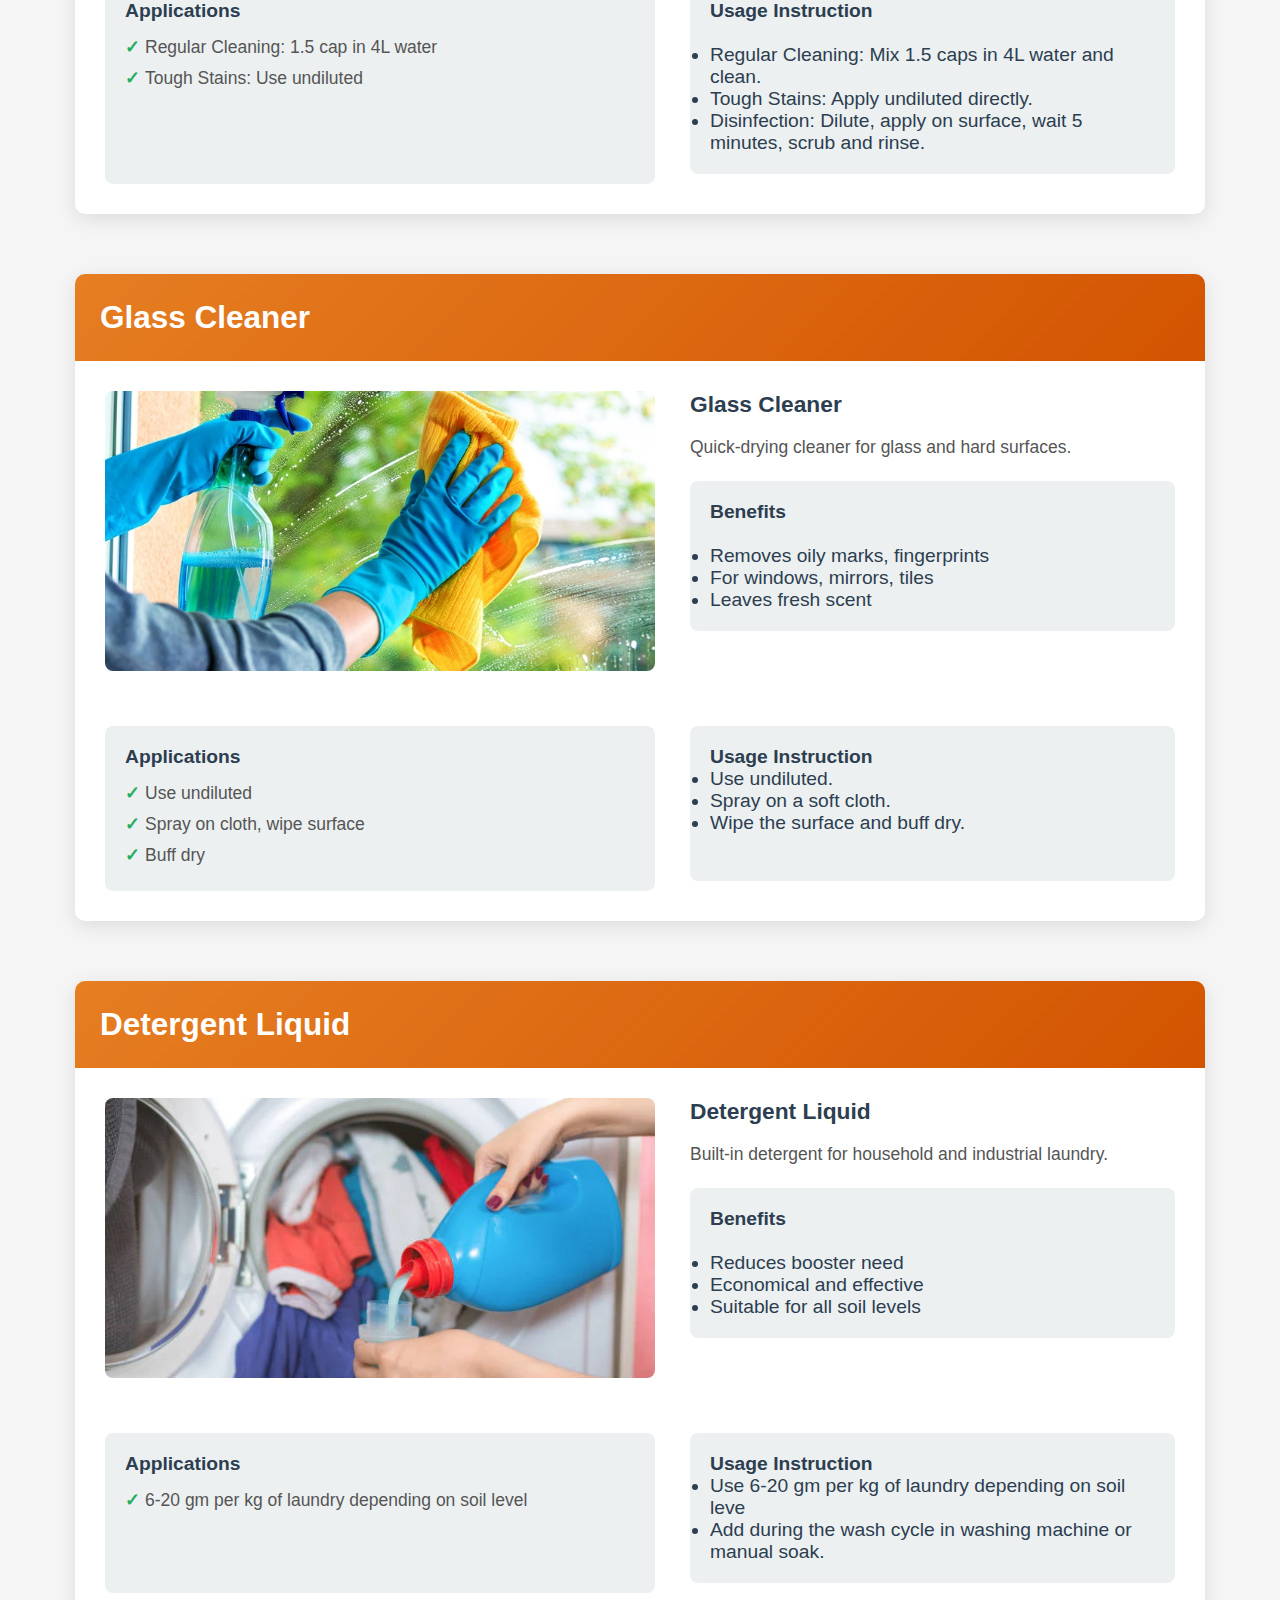
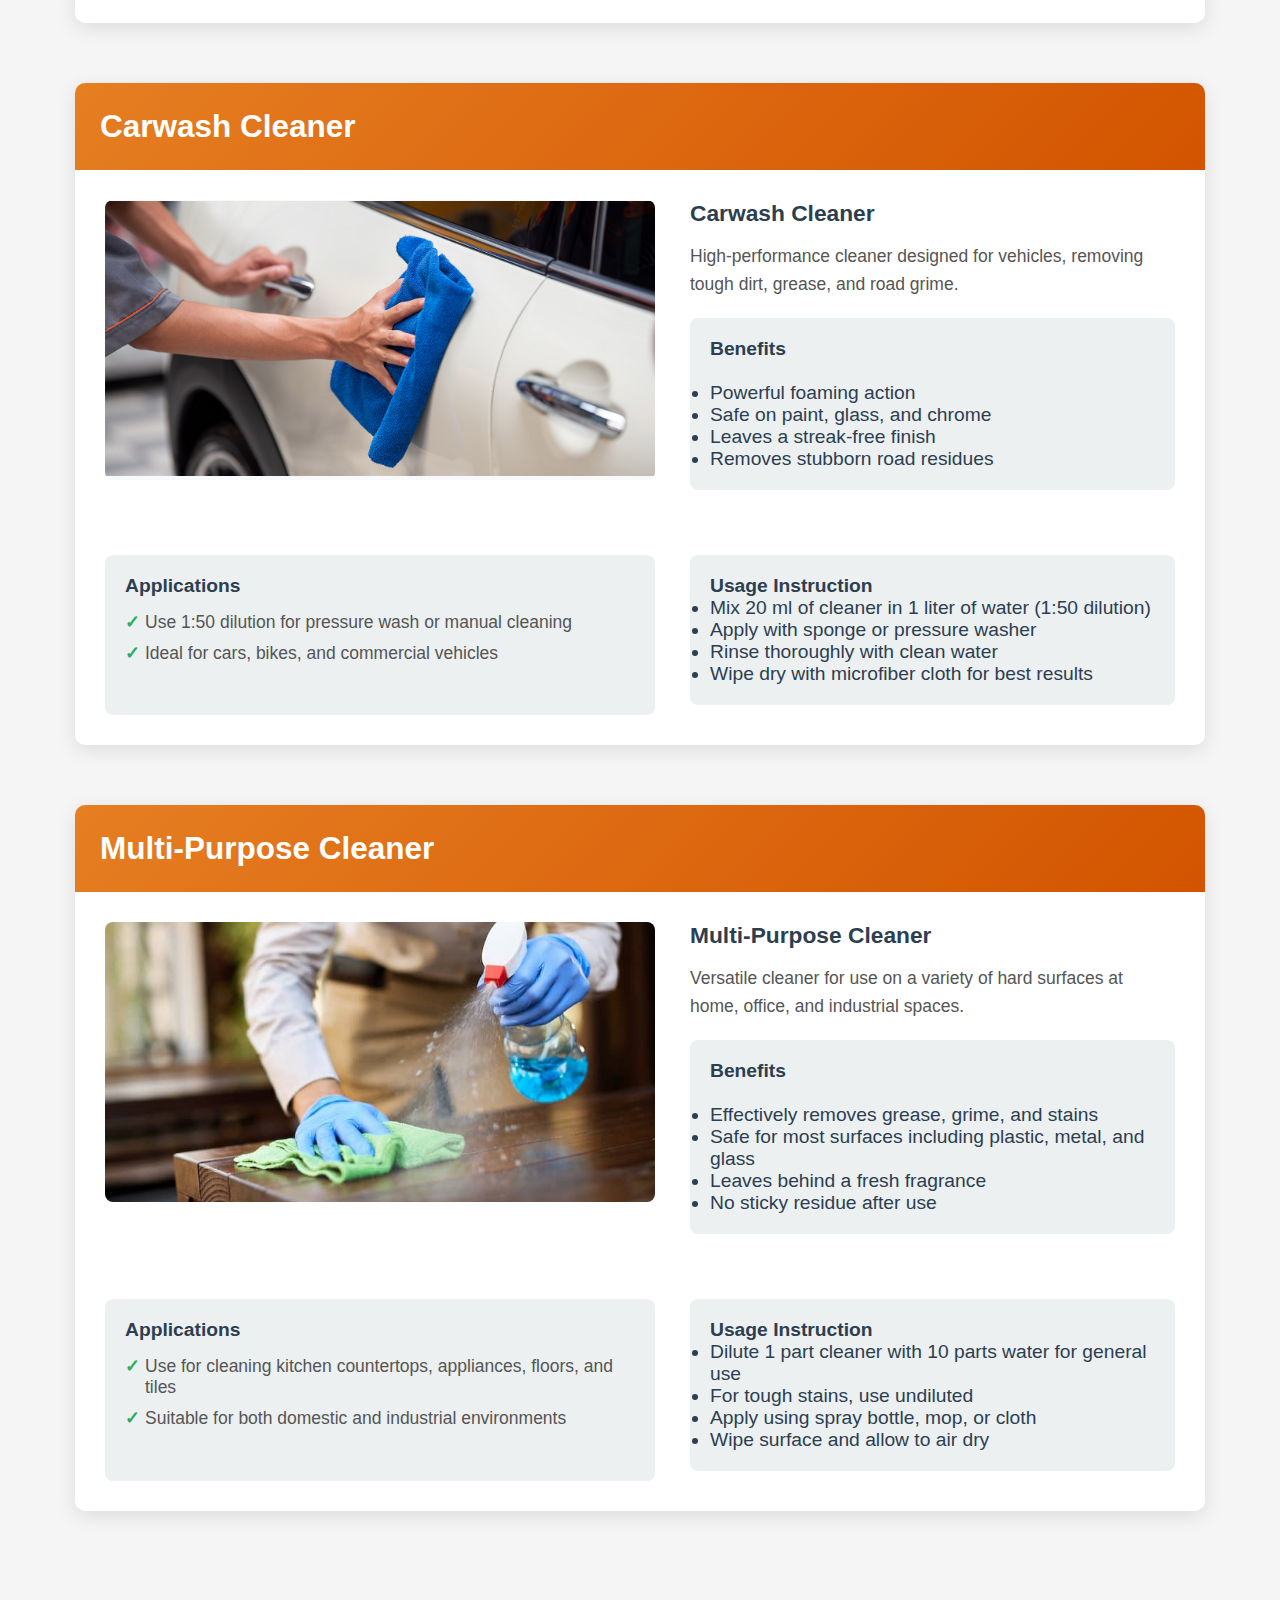
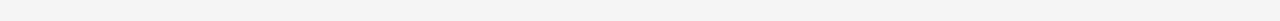
<file: Website/Cleaning-sol-product.html>
<!DOCTYPE html>
<html lang="en">
  <head>
    <meta charset="UTF-8" />
    <meta name="viewport" content="width=device-width, initial-scale=1.0" />
    <title>Innovative Admixture Solutions</title>
    <style>
      * {
        margin: 0;
        padding: 0;
        box-sizing: border-box;
      }

      body {
        font-family: Arial, sans-serif;
        background-color: #f5f5f5;
        color: #333;
      }

      header {
        position: fixed;
        top: 0;
        left: 0;
        width: 100%;
        height: 9%;
        background: rgba(255, 255, 255, 0.8);
        backdrop-filter: blur(10px);
        display: flex;
        justify-content: space-between;
        align-items: center;
        padding: 1rem 3rem;
        z-index: 1000;
        transition: background 0.3s ease;
      }

      .logo {
        font-weight: 600;
        font-size: 1.8rem;
        color: #0b398b;
        display: flex;
        align-items: center;
      }

      .logo img {
        width: 45px;
        margin-right: 12px;
      }

      nav a {
        margin: 0 1rem;
        text-decoration: none;
        color: #0b398b;
        font-weight: 500;
        position: relative;
        transition: color 0.3s ease;
      }

      nav a::after {
        content: "";
        position: absolute;
        width: 0;
        height: 2px;
        bottom: -5px;
        left: 0;
        background-color: #ffcb47;
        transition: width 0.3s ease;
      }

      nav a:hover::after,
      nav a.active::after {
        width: 100%;
      }

      nav a:hover,
      nav a.active {
        color: #ffcb47;
      }

      .header-banner {
        background: linear-gradient(135deg, #2c3e50, #34495e);
        color: white;
        padding: 120px 20px 40px;
        text-align: center;
        position: relative;
        margin-top: 50px;
      }

      .header-banner::before {
        content: "";
        position: absolute;
        top: 0;
        left: 0;
        right: 0;
        bottom: 0;
        background: url('data:image/svg+xml,<svg xmlns="http://www.w3.org/2000/svg" viewBox="0 0 100 100"><rect width="100" height="100" fill="none" stroke="rgba(255,255,255,0.1)" stroke-width="0.5"/><circle cx="20" cy="20" r="2" fill="rgba(255,255,255,0.1)"/><circle cx="80" cy="80" r="2" fill="rgba(255,255,255,0.1)"/></svg>');
        opacity: 0.3;
        z-index: 0;
      }

      .header-banner h1,
      .header-banner p {
        position: relative;
        z-index: 1;
      }

      .header-banner h1 {
        font-size: 2.5rem;
        margin-bottom: 10px;
      }

      .nav-tabs {
        background: white;
        padding: 0 20px;
        box-shadow: 0 2px 10px rgba(0, 0, 0, 0.1);
        position: sticky;
        top: 0;
        z-index: 100;
      }

      .nav-tabs ul {
        list-style: none;
        display: flex;
        justify-content: center;
        flex-wrap: wrap;
      }

      .nav-tabs li {
        margin: 0 5px;
      }

      .nav-tabs a {
        display: block;
        padding: 15px 15px;
        text-decoration: none;
        color: #666;
        font-weight: 500;
        border-bottom: 3px solid transparent;
        transition: all 0.3s ease;
      }

      .nav-tabs a:hover,
      .nav-tabs a.active {
        color: #e67e22;
        border-bottom-color: #e67e22;
      }
      #select-lang {
        padding: 10px 15px;
        font-size: 16px;
        font-family: "Segoe UI", sans-serif;
        color: #ffffff;
        background-color: #1e3a8a; /* Deep blue */
        border: 2px solid #1e40af;
        border-radius: 8px;
        outline: none;
        cursor: pointer;
        transition: all 0.3s ease;
        appearance: none;
        background-image: url("data:image/svg+xml;charset=US-ASCII,%3Csvg xmlns='http://www.w3.org/2000/svg' width='292.4' height='292.4'%3E%3Cpath fill='%23ffffff' d='M287 69.4L166.6 189.8c-7.8 7.8-20.5 7.8-28.3 0L5 69.4C-2.7 61.7-2.7 48.8 5 41c7.8-7.8 20.5-7.8 28.3 0L146.3 153 258.7 41c7.8-7.8 20.5-7.8 28.3 0 7.7 7.8 7.7 20.6 0 28.4z'/%3E%3C/svg%3E");
        background-repeat: no-repeat;
        background-position: right 10px center;
        background-size: 12px;
        min-width: 120px;
      }

      #select-lang:hover {
        background-color: #1d4ed8;
        border-color: #2563eb;
      }

      #select-lang:focus {
        box-shadow: 0 0 0 3px rgba(37, 99, 235, 0.4);
      }

      .container {
        max-width: 1200px;
        margin: 0 auto;
        padding: 40px 20px;
      }

      .section {
        margin-bottom: 60px;
        background: white;
        border-radius: 10px;
        box-shadow: 0 5px 20px rgba(0, 0, 0, 0.1);
        overflow: hidden;
        transition: transform 0.3s ease;
      }

      .section:hover {
        transform: translateY(-5px);
      }

      .section-header {
        background: linear-gradient(135deg, #e67e22, #d35400);
        color: white;
        padding: 25px;
        font-size: 1.8em;
        font-weight: bold;
      }

      .section-content {
        display: grid;
        grid-template-columns: 1fr 1fr;
        gap: 30px;
        padding: 30px;
      }

      .product-image {
        width: 520px;
        height: 240px;
        background: #f8f9fa;
        border-radius: 8px;
        display: flex;
        align-items: center;
        justify-content: center;
        color: #666;
        font-size: 0.9em;
        /* border: 2px dashed #ddd; */
        overflow: hidden;
        /* Prevent overflow */
      }

      .product-image img {
        max-height: 100%;
        max-width: 100%;
        object-fit: contain;
      }

      .product-info h3 {
        color: #2c3e50;
        margin-bottom: 15px;
        font-size: 1.3em;
      }

      .product-info p {
        line-height: 1.6;
        margin-bottom: 20px;
        color: #555;
      }

      .usage-instructions,
      .benefits,
      .applications {
        background: #ecf0f1;
        padding: 20px;
        border-radius: 8px;
        margin-top: 20px;
      }

      .usage-instructions,
      .benefits,
      .applications h4 {
        color: #2c3e50;
        margin-bottom: 10px;
        font-size: 1.1em;
      }

      .applications ul {
        list-style: none;
        padding-left: 0;
      }

      .applications li {
        padding: 5px 0;
        color: #555;
        position: relative;
        padding-left: 20px;
      }

      .applications li::before {
        content: "✓";
        position: absolute;
        left: 0;
        color: #27ae60;
        font-weight: bold;
      }

      /* Media Queries for All Devices */
      /* 1. Phones (portrait) */
      @media screen and (max-width: 575px) {
        body {
          font-size: 14px;
        }

        header {
          flex-direction: column;
          padding: 1rem;
          height: auto;
        }

        .container {
          padding: 30px 15px;
        }

        .section-content {
          grid-template-columns: 1fr;
          gap: 20px;
          padding: 20px;
        }

        .product-image {
          width: 100%;
          height: auto;
        }

        .product-info h3 {
          font-size: 1.1em;
        }

        .variant-code {
          font-size: 0.85em;
          padding: 6px 10px;
        }
      }

      /* 2. Phones (landscape), small tablets */
      @media screen and (min-width: 576px) and (max-width: 767px) {
        body {
          font-size: 15px;
        }

        .container {
          padding: 35px 20px;
        }

        .section-content {
          grid-template-columns: 1fr;
          gap: 25px;
        }

        .product-image {
          width: 100%;
          height: 220px;
        }

        .product-info h3 {
          font-size: 1.2em;
        }
      }

      /* 3. Tablets */
      @media screen and (min-width: 768px) and (max-width: 991px) {
        body {
          font-size: 16px;
        }

        .container {
          padding: 40px 25px;
        }

        .section-content {
          grid-template-columns: 1fr 1fr;
          gap: 25px;
        }

        .product-image {
          width: 100%;
          height: 250px;
        }
      }

      /* 4. Laptops, small desktops */
      @media screen and (min-width: 992px) and (max-width: 1199px) {
        body {
          font-size: 17px;
        }

        .container {
          max-width: 960px;
          padding: 50px 30px;
        }

        .section-content {
          gap: 30px;
        }

        .product-image {
          width: 100%;
          height: 260px;
        }
      }

      /* 5. Large desktops */
      @media screen and (min-width: 1200px) and (max-width: 1599px) {
        body {
          font-size: 17.5px;
        }

        .container {
          max-width: 1200px;
          padding: 50px 35px;
        }

        .section-content {
          gap: 35px;
        }

        .product-image {
          width: 550px;
          height: 280px;
        }
      }

      /* 6. Ultra-wide screens (iMacs, 4K) */
      @media screen and (min-width: 1600px) {
        body {
          font-size: 18px;
        }

        header {
          padding: 1rem 5rem;
        }

        .container {
          max-width: 1500px;
          padding: 60px 40px;
        }

        .section-content {
          grid-template-columns: 1fr 1fr;
          gap: 40px;
        }

        .product-image {
          width: 600px;
          height: 300px;
        }

        .product-info h3 {
          font-size: 1.5em;
        }

        .product-info p,
        .applications li {
          font-size: 1.1em;
        }

        .variant-code {
          font-size: 1em;
          padding: 8px 16px;
        }
      }
    </style>
  </head>

  <body>
    <header>
      <div class="logo" id="logoText">
        <img
          src="../Website/Assets/vasant-logo-removebg-preview.png"
          alt="Vasant Logo"
        />
        <span id="logoName">Vasant Industries</span>
      </div>
      <nav>
        <a href="../index.html#navHome" id="nav_Home">Home</a>
        <a href="../index.html#navProducts" id="nav_Products">Products</a>
        <a href="../index.html#navRnD" id="nav_RnD">R&D</a>
        <a href="../index.html#navFeatures" id="nav_Features">Features</a>
        <a href="../index.html#navBlogs" id="nav_Blogs">Blogs</a>
        <a href="../index.html#navContact" id="nav_Contact">Contact</a>
      </nav>
      <select name="language" id="select-lang" onchange="translateLanguage()">
        <option value="english">English</option>
        <option value="hindi">हिंदी</option>
        <option value="marathi">मराठी</option>
      </select>
    </header>
    <div class="header-banner">
      <h1>Industrial Cleaning Products</h1>
      <p>
        Effective solutions for removing stains, residues, and buildup —
        ensuring surfaces stay clean and safe.
      </p>
    </div>

    <nav class="nav-tabs">
      <ul>
        <li><a href="#Toilet-Cleaner" class="active">Toilet Cleaner</a></li>
        <li><a href="#Bathroom-Cleaner">Bathroom Cleaner</a></li>
        <li><a href="#Glass-Cleaner">Glass Cleaner</a></li>
        <li><a href="#Detergent-Liquid">Detergent Liquid</a></li>
        <li><a href="#Carwash-Cleaner">Carwash Cleaner</a></li>
        <li><a href="#Multi-Purpose-Cleaner">Multi Purpose Cleaner</a></li>
      </ul>
    </nav>

    <div class="container">
      <section id="Toilet-Cleaner" class="section">
        <div class="section-header">Toilet Cleaner</div>
        <div class="section-content">
          <div class="product-image">
            <span
              ><img src="../Website/Assets/toilet-cleaner-img.webp" alt=""
            /></span>
          </div>
          <div class="product-info">
            <h3>Toilet Cleaner</h3>
            <p>
              Fast-acting, perfumed toilet cleaner and descaler. Clings to
              vertical surfaces, removes heavy soil and limescale.
            </p>
            <div class="benefits">
              <h4>Benefits</h4>
              <br />

              <ul>
                <li>Fast & thorough removal of limescale & stains</li>
                <li>Extended contact time improves cleaning</li>
                <li>Fresh fragrance</li>
              </ul>
            </div>
          </div>
          <div class="applications">
            <h4>Applications</h4>
            <ul>
              <li>Cold weather applications</li>
              <li>Fast track construction</li>
              <li>Reduced construction time</li>
              <li>Enhanced performance</li>
            </ul>
          </div>

          <div class="usage-instructions">
            <h4>Usage Instruction</h4>
            <ul>
              <li>Use undiluted directly from the bottle.</li>
              <li>Squeeze under the rim and around the bowl.</li>
              <li>Scrub with a toilet brush.</li>
              <li>Let sit for 5 minutes.</li>
              <li>Flush to rinse.</li>
            </ul>
          </div>
        </div>
      </section>

      <section id="Bathroom-Cleaner" class="section">
        <div class="section-header">Bathroom Cleaner</div>
        <div class="section-content">
          <div class="product-image">
            <span
              ><img src="../Website/Assets/bathroom cleaner.webp" alt=""
            /></span>
          </div>
          <div class="product-info">
            <h3>Bathroom Cleaner</h3>
            <p>
              Thick formula cleaner for floors, tiles, taps, sinks, ceramic and
              steel surfaces.
            </p>
            <div class="benefits">
              <h4>Benefits</h4>
              <br />

              <ul>
                <li>Fresh fragrance</li>
                <li>Better than bleach, acid & phenyl</li>
                <li>Safe for all bathroom fittings</li>
              </ul>
            </div>
          </div>
          <div class="applications">
            <h4>Applications</h4>
            <ul>
              <li>Regular Cleaning: 1.5 cap in 4L water</li>
              <li>Tough Stains: Use undiluted</li>
            </ul>
          </div>

          <div class="usage-instructions">
            <h4>Usage Instruction</h4>
            <br />
            <ul>
              <li>Regular Cleaning: Mix 1.5 caps in 4L water and clean.</li>
              <li>Tough Stains: Apply undiluted directly.</li>
              <li>
                Disinfection: Dilute, apply on surface, wait 5 minutes, scrub
                and rinse.
              </li>
            </ul>
          </div>
        </div>
      </section>

      <section id="Glass-Cleaner" class="section">
        <div class="section-header">Glass Cleaner</div>
        <div class="section-content">
          <div class="product-image">
            <span><img src="../Website/Assets/clean-glass.webp" alt="" /></span>
          </div>
          <div class="product-info">
            <h3>Glass Cleaner</h3>
            <p>Quick-drying cleaner for glass and hard surfaces.</p>
            <div class="benefits">
              <h4>Benefits</h4>
              <br />

              <ul>
                <li>Removes oily marks, fingerprints</li>
                <li>For windows, mirrors, tiles</li>
                <li>Leaves fresh scent</li>
              </ul>
            </div>
          </div>
          <div class="applications">
            <h4>Applications</h4>
            <ul>
              <li>Use undiluted</li>
              <li>Spray on cloth, wipe surface</li>
              <li>Buff dry</li>
            </ul>
          </div>

          <div class="usage-instructions">
            <h4>Usage Instruction</h4>
            <ul>
              <li>Use undiluted.</li>
              <li>Spray on a soft cloth.</li>
              <li>Wipe the surface and buff dry.</li>
            </ul>
          </div>
        </div>
      </section>

      <section id="Detergent-Liquid" class="section">
        <div class="section-header">Detergent Liquid</div>
        <div class="section-content">
          <div class="product-image">
            <span
              ><img src="../Website/Assets/detergent-liquid.webp" alt=""
            /></span>
          </div>
          <div class="product-info">
            <h3>Detergent Liquid</h3>
            <p>Built-in detergent for household and industrial laundry.</p>
            <div class="benefits">
              <h4>Benefits</h4>
              <br />

              <ul>
                <li>Reduces booster need</li>
                <li>Economical and effective</li>
                <li>Suitable for all soil levels</li>
              </ul>
            </div>
          </div>
          <div class="applications">
            <h4>Applications</h4>
            <ul>
              <li>6-20 gm per kg of laundry depending on soil level</li>
            </ul>
          </div>

          <div class="usage-instructions">
            <h4>Usage Instruction</h4>
            <ul>
              <li>Use 6-20 gm per kg of laundry depending on soil leve</li>
              <li>
                Add during the wash cycle in washing machine or manual soak.
              </li>
            </ul>
          </div>
        </div>
      </section>

      <section id="Carwash-Cleaner" class="section">
        <div class="section-header">Carwash Cleaner</div>
        <div class="section-content">
          <div class="product-image">
            <span
              ><img
                src="../Website/Assets/carwash-img.jpg"
                alt="Carwash Cleaner"
            /></span>
          </div>
          <div class="product-info">
            <h3>Carwash Cleaner</h3>
            <p>
              High-performance cleaner designed for vehicles, removing tough
              dirt, grease, and road grime.
            </p>
            <div class="benefits">
              <h4>Benefits</h4>
              <br />
              <ul>
                <li>Powerful foaming action</li>
                <li>Safe on paint, glass, and chrome</li>
                <li>Leaves a streak-free finish</li>
                <li>Removes stubborn road residues</li>
              </ul>
            </div>
          </div>
          <div class="applications">
            <h4>Applications</h4>
            <ul>
              <li>Use 1:50 dilution for pressure wash or manual cleaning</li>
              <li>Ideal for cars, bikes, and commercial vehicles</li>
            </ul>
          </div>

          <div class="usage-instructions">
            <h4>Usage Instruction</h4>
            <ul>
              <li>Mix 20 ml of cleaner in 1 liter of water (1:50 dilution)</li>
              <li>Apply with sponge or pressure washer</li>
              <li>Rinse thoroughly with clean water</li>
              <li>Wipe dry with microfiber cloth for best results</li>
            </ul>
          </div>
        </div>
      </section>

      <section id="Multi-Purpose-Cleaner" class="section">
        <div class="section-header">Multi-Purpose Cleaner</div>
        <div class="section-content">
          <div class="product-image">
            <span
              ><img
                src="../Website/Assets/multi-puspose-cleaner.jpg"
                alt="Multi-Purpose Cleaner"
            /></span>
          </div>
          <div class="product-info">
            <h3>Multi-Purpose Cleaner</h3>
            <p>
              Versatile cleaner for use on a variety of hard surfaces at home,
              office, and industrial spaces.
            </p>
            <div class="benefits">
              <h4>Benefits</h4>
              <br />
              <ul>
                <li>Effectively removes grease, grime, and stains</li>
                <li>
                  Safe for most surfaces including plastic, metal, and glass
                </li>
                <li>Leaves behind a fresh fragrance</li>
                <li>No sticky residue after use</li>
              </ul>
            </div>
          </div>
          <div class="applications">
            <h4>Applications</h4>
            <ul>
              <li>
                Use for cleaning kitchen countertops, appliances, floors, and
                tiles
              </li>
              <li>Suitable for both domestic and industrial environments</li>
            </ul>
          </div>

          <div class="usage-instructions">
            <h4>Usage Instruction</h4>
            <ul>
              <li>Dilute 1 part cleaner with 10 parts water for general use</li>
              <li>For tough stains, use undiluted</li>
              <li>Apply using spray bottle, mop, or cloth</li>
              <li>Wipe surface and allow to air dry</li>
            </ul>
          </div>
        </div>
      </section>
    </div>
     <script src="../Website/Hindi-trans.js"></script>
    <script src="../Website/Mar-trans.js"></script>
    <script src="../Website/Eng-trans.js"></script>
    <script>
      // Smooth scrolling for navigation links
      document.querySelectorAll(".nav-tabs a").forEach((link) => {
        link.addEventListener("click", function (e) {
          e.preventDefault();

          // Update active tab
          document
            .querySelectorAll(".nav-tabs a")
            .forEach((a) => a.classList.remove("active"));
          this.classList.add("active");

          // Scroll to section
          const targetId = this.getAttribute("href");
          const targetSection = document.querySelector(targetId);
          if (targetSection) {
            targetSection.scrollIntoView({
              behavior: "smooth",
              block: "start",
            });
          }
        });
      });

      // Update active tab on scroll
      window.addEventListener("scroll", function () {
        const sections = document.querySelectorAll(".section");
        const navLinks = document.querySelectorAll(".nav-tabs a");

        let current = "";
        sections.forEach((section) => {
          const sectionTop = section.offsetTop;
          const sectionHeight = section.clientHeight;
          if (scrollY >= sectionTop - 200) {
            current = section.getAttribute("id");
          }
        });

        navLinks.forEach((link) => {
          link.classList.remove("active");
          if (link.getAttribute("href") === "#" + current) {
            link.classList.add("active");
          }
        });
      });

      // TRANSLATION SCRIPT

      const translate = {
        english: englishData,
        hindi: hindiData,
        marathi: marathiData,
      };
      function translateLanguage() {
        const selectLanguage = document.getElementById("select-lang").value;
        let result = translate[selectLanguage];

        // HEADER SECTION //
        document.getElementById("logoName").textContent = result.logoName;
        document.getElementById("nav_Home").textContent = result.nav_Home;
        document.getElementById("nav_Products").textContent =
          result.nav_Products;
        document.getElementById("nav_RnD").textContent = result.nav_RnD;
        document.getElementById("nav_Features").textContent =
          result.nav_Features;
        document.getElementById("nav_Blogs").textContent = result.nav_Blogs;
        document.getElementById("nav_Contact").textContent = result.nav_Contact;

        // CLEANING SOLUTION SECTION
      }
    </script>
  </body>
</html>
</file>
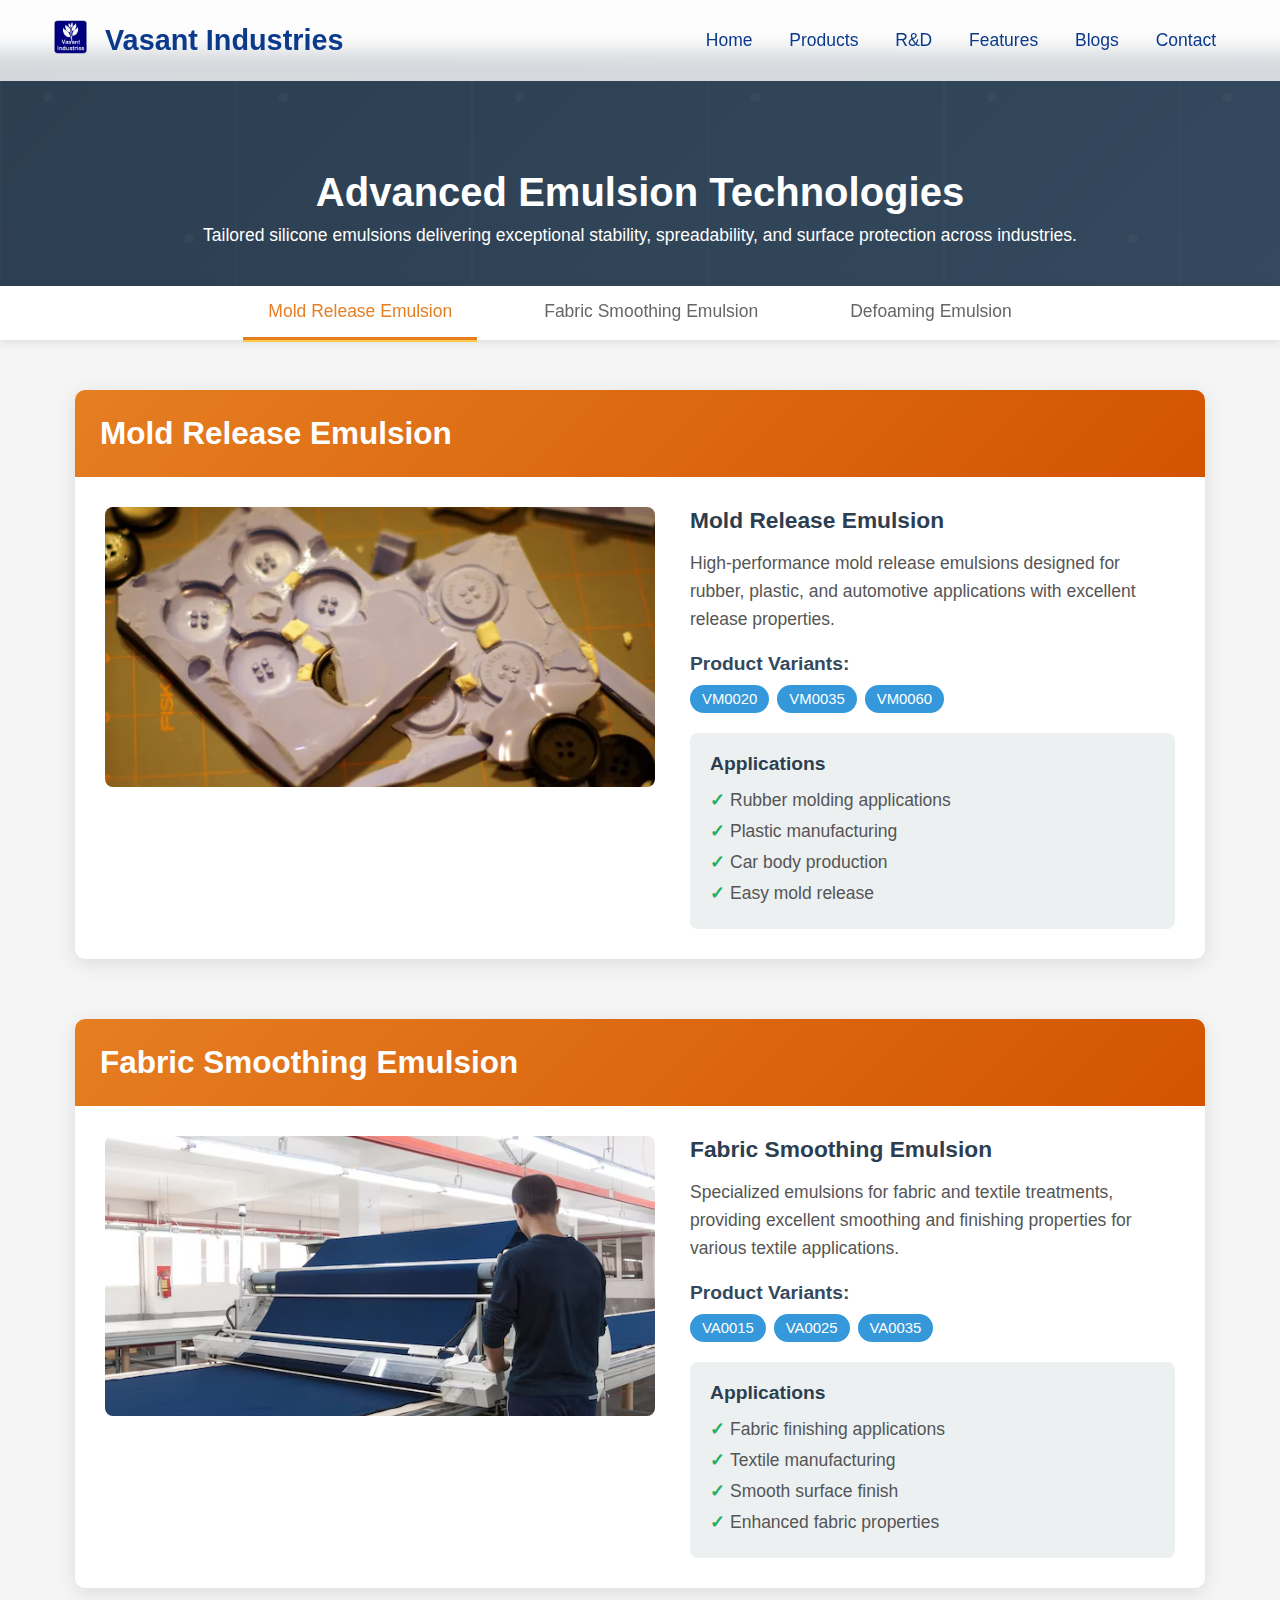
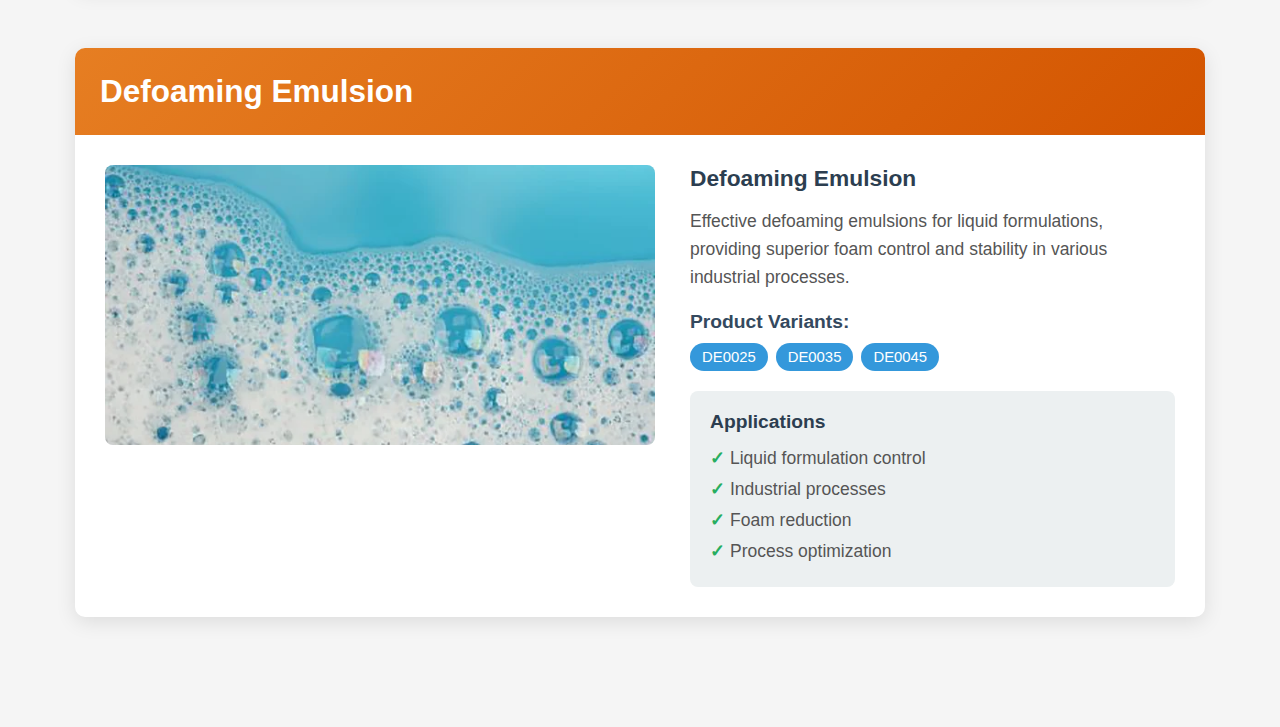
<file: Website/Emulsion-Product.html>
<!DOCTYPE html>
<html lang="en">
  <head>
    <meta charset="UTF-8" />
    <meta name="viewport" content="width=device-width, initial-scale=1.0" />
    <title>Emulsion Solutions</title>
    <style>
      * {
        margin: 0;
        padding: 0;
        box-sizing: border-box;
      }

      body {
        font-family: Arial, sans-serif;
        background-color: #f5f5f5;
        color: #333;
      }

      header {
        position: fixed;
        top: 0;
        left: 0;
        width: 100%;
        height: 9%;
        background: rgba(255, 255, 255, 0.8);
        backdrop-filter: blur(10px);
        display: flex;
        justify-content: space-between;
        align-items: center;
        padding: 1rem 3rem;
        z-index: 1000;
        transition: background 0.3s ease;
      }

      .logo {
        font-weight: 600;
        font-size: 1.8rem;
        color: #0b398b;
        display: flex;
        align-items: center;
      }

      .logo img {
        width: 45px;
        margin-right: 12px;
      }

      nav a {
        margin: 0 1rem;
        text-decoration: none;
        color: #0b398b;
        font-weight: 500;
        position: relative;
        transition: color 0.3s ease;
      }

      nav a::after {
        content: "";
        position: absolute;
        width: 0;
        height: 2px;
        bottom: -5px;
        left: 0;
        background-color: #ffcb47;
        transition: width 0.3s ease;
      }

      nav a:hover::after,
      nav a.active::after {
        width: 100%;
      }

      nav a:hover,
      nav a.active {
        color: #ffcb47;
      }

      .header-banner {
        background: linear-gradient(135deg, #2c3e50, #34495e);
        color: white;
        padding: 120px 20px 40px;
        text-align: center;
        position: relative;
        margin-top: 50px;
      }

      .header-banner::before {
        content: "";
        position: absolute;
        top: 0;
        left: 0;
        right: 0;
        bottom: 0;
        background: url('data:image/svg+xml,<svg xmlns="http://www.w3.org/2000/svg" viewBox="0 0 100 100"><rect width="100" height="100" fill="none" stroke="rgba(255,255,255,0.1)" stroke-width="0.5"/><circle cx="20" cy="20" r="2" fill="rgba(255,255,255,0.1)"/><circle cx="80" cy="80" r="2" fill="rgba(255,255,255,0.1)"/></svg>');
        opacity: 0.3;
        z-index: 0;
      }

      .header-banner h1,
      .header-banner p {
        position: relative;
        z-index: 1;
      }

      .header-banner h1 {
        font-size: 2.5rem;
        margin-bottom: 10px;
      }

      .nav-tabs {
        background: white;
        padding: 0 20px;
        box-shadow: 0 2px 10px rgba(0, 0, 0, 0.1);
        position: sticky;
        top: 0;
        z-index: 100;
      }

      .nav-tabs ul {
        list-style: none;
        display: flex;
        justify-content: center;
        flex-wrap: wrap;
      }

      .nav-tabs li {
        margin: 0 5px;
      }

      .nav-tabs a {
        display: block;
        padding: 15px 25px;
        text-decoration: none;
        color: #666;
        font-weight: 500;
        border-bottom: 3px solid transparent;
        transition: all 0.3s ease;
      }

      .nav-tabs a:hover,
      .nav-tabs a.active {
        color: #e67e22;
        border-bottom-color: #e67e22;
      }

      .container {
        max-width: 1200px;
        margin: 0 auto;
        padding: 40px 20px;
      }

      .section {
        margin-bottom: 60px;
        background: white;
        border-radius: 10px;
        box-shadow: 0 5px 20px rgba(0, 0, 0, 0.1);
        overflow: hidden;
        transition: transform 0.3s ease;
      }

      .section:hover {
        transform: translateY(-5px);
      }
      .section-header {
        background: linear-gradient(135deg, #e67e22, #d35400);
        color: white;
        padding: 25px;
        font-size: 1.8em;
        font-weight: bold;
      }

      .section-content {
        display: grid;
        grid-template-columns: 1fr 1fr;
        gap: 30px;
        padding: 30px;
      }

      .product-image {
        width: 520px;
        height: 240px;
        background: #f8f9fa;
        border-radius: 8px;
        display: flex;
        align-items: center;
        justify-content: center;
        color: #666;
        font-size: 0.9em;
        /* border: 2px dashed #ddd; */
        overflow: hidden; /* Prevent overflow */
      }

      .product-image img {
        max-height: 100%;
        max-width: 100%;
        object-fit: contain;
      }

      .product-info h3 {
        color: #2c3e50;
        margin-bottom: 15px;
        font-size: 1.3em;
      }

      .product-info p {
        line-height: 1.6;
        margin-bottom: 20px;
        color: #555;
      }

      .product-variants {
        margin-top: 20px;
      }

      .product-variants h4 {
        color: #34495e;
        margin-bottom: 10px;
        font-size: 1.1em;
      }

      .variant-codes {
        display: flex;
        flex-wrap: wrap;
        gap: 8px;
      }

      .variant-code {
        background: #3498db;
        color: white;
        padding: 6px 12px;
        border-radius: 20px;
        font-size: 0.85em;
        font-weight: 500;
      }

      .applications {
        background: #ecf0f1;
        padding: 20px;
        border-radius: 8px;
        margin-top: 20px;
      }

      .applications h4 {
        color: #2c3e50;
        margin-bottom: 10px;
        font-size: 1.1em;
      }

      .applications ul {
        list-style: none;
        padding-left: 0;
      }

      .applications li {
        padding: 5px 0;
        color: #555;
        position: relative;
        padding-left: 20px;
      }

      .applications li::before {
        content: "✓";
        position: absolute;
        left: 0;
        color: #27ae60;
        font-weight: bold;
      }


/* Media Queries for All Devices */
/* 1. Phones (portrait) */
@media screen and (max-width: 575px) {
  body {
    font-size: 14px;
  }

  header {
    flex-direction: column;
    padding: 1rem;
    height: auto;
  }

  .container {
    padding: 30px 15px;
  }

  .section-content {
    grid-template-columns: 1fr;
    gap: 20px;
    padding: 20px;
  }

  .product-image {
    width: 100%;
    height: auto;
  }

  .product-info h3 {
    font-size: 1.1em;
  }

  .variant-code {
    font-size: 0.85em;
    padding: 6px 10px;
  }
}

/* 2. Phones (landscape), small tablets */
@media screen and (min-width: 576px) and (max-width: 767px) {
  body {
    font-size: 15px;
  }

  .container {
    padding: 35px 20px;
  }

  .section-content {
    grid-template-columns: 1fr;
    gap: 25px;
  }

  .product-image {
    width: 100%;
    height: 220px;
  }

  .product-info h3 {
    font-size: 1.2em;
  }
}

/* 3. Tablets */
@media screen and (min-width: 768px) and (max-width: 991px) {
  body {
    font-size: 16px;
  }

  .container {
    padding: 40px 25px;
  }

  .section-content {
    grid-template-columns: 1fr 1fr;
    gap: 25px;
  }

  .product-image {
    width: 100%;
    height: 250px;
  }
}

/* 4. Laptops, small desktops */
@media screen and (min-width: 992px) and (max-width: 1199px) {
  body {
    font-size: 17px;
  }

  .container {
    max-width: 960px;
    padding: 50px 30px;
  }

  .section-content {
    gap: 30px;
  }

  .product-image {
    width: 100%;
    height: 260px;
  }
}

/* 5. Large desktops */
@media screen and (min-width: 1200px) and (max-width: 1599px) {
  body {
    font-size: 17.5px;
  }

  .container {
    max-width: 1200px;
    padding: 50px 35px;
  }

  .section-content {
    gap: 35px;
  }

  .product-image {
    width: 550px;
    height: 280px;
  }
}

/* 6. Ultra-wide screens (iMacs, 4K) */
@media screen and (min-width: 1600px) {
  body {
    font-size: 18px;
  }

  header {
    padding: 1rem 5rem;
  }

  .container {
    max-width: 1500px;
    padding: 60px 40px;
  }

  .section-content {
    grid-template-columns: 1fr 1fr;
    gap: 40px;
  }

  .product-image {
    width: 600px;
    height: 300px;
  }

  .product-info h3 {
    font-size: 1.5em;
  }

  .product-info p,
  .applications li {
    font-size: 1.1em;
  }

  .variant-code {
    font-size: 1em;
    padding: 8px 16px;
  }
}
    </style>
  </head>
  <body>
    <header>
      <div class="logo">
        <img
          src="../Website/Assets/vasant-logo-removebg-preview.png"
          alt="Vasant Logo"
        />
        Vasant Industries
      </div>
      <nav>
        <a href="../index.html">Home</a>
        <a href="../index.html#products">Products</a>
        <a href="../index.html#R&D">R&D</a>
        <a href="../index.html#features">Features</a>
        <a href="../index.html#blogs">Blogs</a>
        <a href="../index.html#contact">Contact</a >
      </nav>
    </header>

    <div class="header-banner">
      <h1>Advanced Emulsion Technologies</h1>
      <p>
        Tailored silicone emulsions delivering exceptional stability,
        spreadability, and surface protection across industries.
      </p>
    </div>

    <nav class="nav-tabs">
      <ul>
        <li>
          <a href="#Mold-Release-Emulsion" class="active"
            >Mold Release Emulsion</a
          >
        </li>
        <li>
          <a href="#Fabric-Smoothing-Emulsion">Fabric Smoothing Emulsion</a>
        </li>
        <li><a href="#Defoaming-Emulsion">Defoaming Emulsion</a></li>
      </ul>
    </nav>

    <div class="container">
      <section id="Mold-Release-Emulsion" class="section">
        <div class="section-header">Mold Release Emulsion</div>
        <div class="section-content">
          <div class="product-image">
            <span
              ><img src="../Website/Assets/mold-release.webp" alt=""
            /></span>
          </div>
          <div class="product-info">
            <h3>Mold Release Emulsion</h3>
            <p>
              High-performance mold release emulsions designed for rubber,
              plastic, and automotive applications with excellent release
              properties.
            </p>
            <div class="product-variants">
              <h4>Product Variants:</h4>
              <div class="variant-codes">
                <span class="variant-code">VM0020</span>
                <span class="variant-code">VM0035 </span>
                <span class="variant-code">VM0060</span>
              </div>
            </div>
            <div class="applications">
              <h4>Applications</h4>
              <ul>
                <li>Rubber molding applications</li>
                <li>Plastic manufacturing</li>
                <li>Car body production</li>
                <li>Easy mold release</li>
              </ul>
            </div>
          </div>
        </div>
      </section>

      <section id="Fabric-Smoothing-Emulsion" class="section">
        <div class="section-header">Fabric Smoothing Emulsion</div>
        <div class="section-content">
          <div class="product-image">
            <span
              ><img src="../Website/Assets/fabric-emulsion.avif" alt=""
            /></span>
          </div>
          <div class="product-info">
            <h3>Fabric Smoothing Emulsion</h3>
            <p>
              Specialized emulsions for fabric and textile treatments, providing
              excellent smoothing and finishing properties for various textile
              applications.
            </p>
            <div class="product-variants">
              <h4>Product Variants:</h4>
              <div class="variant-codes">
                <span class="variant-code">VA0015</span>
                <span class="variant-code"> VA0025</span>
                <span class="variant-code">VA0035</span>
              </div>
            </div>
            <div class="applications">
              <h4>Applications</h4>
              <ul>
                <li>Fabric finishing applications</li>
                <li>Textile manufacturing</li>
                <li>Smooth surface finish</li>
                <li>Enhanced fabric properties</li>
              </ul>
            </div>
          </div>
        </div>
      </section>

      <section id="Defoaming-Emulsion" class="section">
        <div class="section-header">Defoaming Emulsion</div>
        <div class="section-content">
          <div class="product-image">
            <span
              ><img src="../Website/Assets/defoaming.webp" alt=""
            /></span>
          </div>
          <div class="product-info">
            <h3>Defoaming Emulsion</h3>
            <p>
              Effective defoaming emulsions for liquid formulations, providing
              superior foam control and stability in various industrial
              processes.
            </p>
            <div class="product-variants">
              <h4>Product Variants:</h4>
              <div class="variant-codes">
                <span class="variant-code">DE0025</span>
                <span class="variant-code">DE0035</span>
                <span class="variant-code">DE0045</span>
               
              </div>
            </div>
            <div class="applications">
              <h4>Applications</h4>
              <ul>
                <li>Liquid formulation control</li>
                <li>Industrial processes</li>
                <li>Foam reduction</li>
                <li>Process optimization</li>
              </ul>
            </div>
          </div>
        </div>
      </section>

   <script>
      // Smooth scrolling for navigation links
      document.querySelectorAll(".nav-tabs a").forEach((link) => {
        link.addEventListener("click", function (e) {
          e.preventDefault();

          // Update active tab
          document
            .querySelectorAll(".nav-tabs a")
            .forEach((a) => a.classList.remove("active"));
          this.classList.add("active");

          // Scroll to section
          const targetId = this.getAttribute("href");
          const targetSection = document.querySelector(targetId);
          if (targetSection) {
            targetSection.scrollIntoView({
              behavior: "smooth",
              block: "start",
            });
          }
        });
      });

      // Update active tab on scroll
      window.addEventListener("scroll", function () {
        const sections = document.querySelectorAll(".section");
        const navLinks = document.querySelectorAll(".nav-tabs a");

        let current = "";
        sections.forEach((section) => {
          const sectionTop = section.offsetTop;
          const sectionHeight = section.clientHeight;
          if (scrollY >= sectionTop - 200) {
            current = section.getAttribute("id");
          }
        });

        navLinks.forEach((link) => {
          link.classList.remove("active");
          if (link.getAttribute("href") === "#" + current) {
            link.classList.add("active");
          }
        });
      });
    </script>
  </body>
</html>
</file>
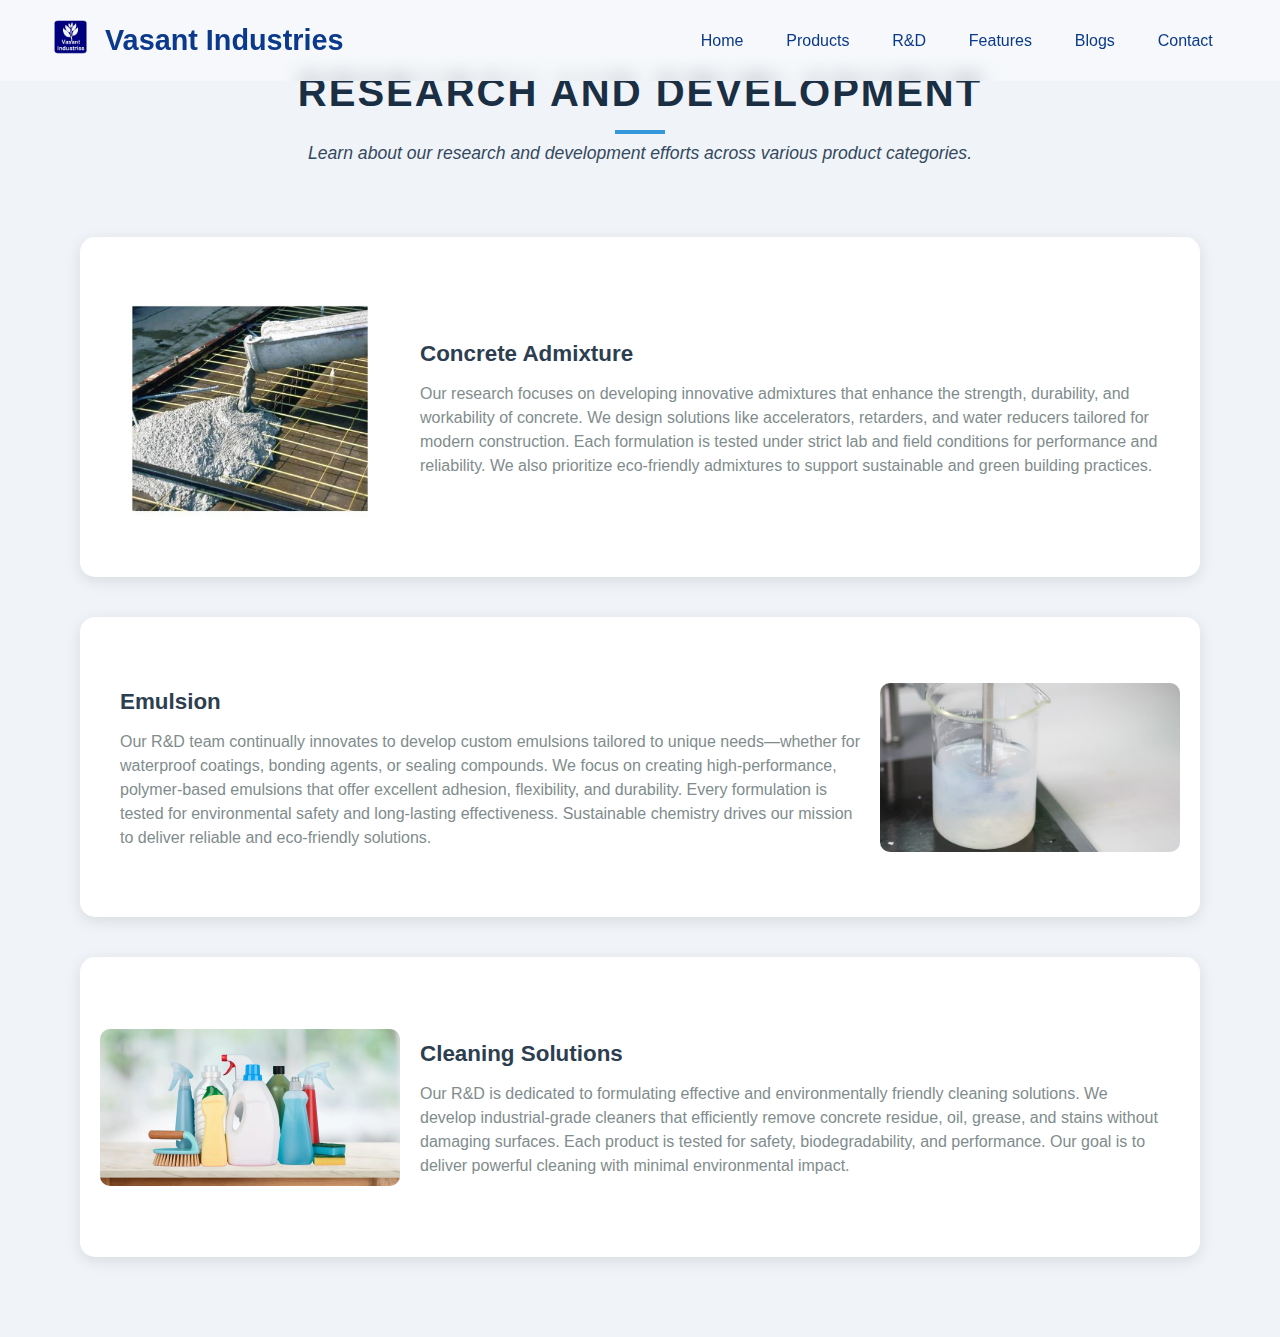
<file: Website/R&D-section.html>
<!DOCTYPE html>
<html lang="en">
  <head>
    <meta charset="UTF-8" />
    <meta name="viewport" content="width=device-width, initial-scale=1.0" />
    <title>Research and Development</title>
    <style>
      * {
        box-sizing: border-box;
        margin: 0;
        padding: 0;
      }

      body {
        font-family: "Segoe UI", Tahoma, Geneva, Verdana, sans-serif;
        background: #f0f4f8;
        color: #1a2e44;
        line-height: 1.6;
        overflow-x: hidden;
      }

      header {
        position: fixed;
        top: 0;
        left: 0;
        width: 100%;
        height: 9%;
        background: rgba(255, 255, 255, 0.404);
        backdrop-filter: blur(10px);
        display: flex;
        justify-content: space-between;
        align-items: center;
        padding: 1rem 3rem;
        z-index: 1000;
        transition: background 0.3s ease;
      }

      header.scrolled {
        background: rgba(255, 255, 255, 0.9);
        box-shadow: 0 2px 5px rgba(0, 0, 0, 0.1);
      }

      .logo {
        font-weight: 600;
        font-size: 1.8rem;
        color: #0b398b;
        display: flex;
        align-items: center;
      }

      .logo img {
        width: 45px;
        height: auto;
        margin-right: 12px;
      }

      nav a {
        margin: 0 1.2rem;
        text-decoration: none;
        color: #0b398b;
        font-weight: 500;
        font-size: 1rem;
        position: relative;
        transition: color 0.3s ease;
      }

      nav a::after {
        content: "";
        position: absolute;
        width: 0;
        height: 2px;
        bottom: -5px;
        left: 0;
        background-color: #ffcb47;
        transition: width 0.3s ease;
      }

      nav a:hover::after,
      nav a.active::after {
        width: 100%;
      }

      nav a.active,
      nav a:hover {
        color: #ffcb47;
      }

      .rd-section {
        max-width: 1200px;
        margin: 60px auto;
        padding: 0 20px;
        text-align: center;
      }

      .rd-section h2 {
        font-size: 2.5rem;
        color: #1a2e44;
        margin-bottom: 15px;
        text-transform: uppercase;
        letter-spacing: 2px;
        position: relative;
      }

      .rd-section h2::after {
        content: "";
        width: 50px;
        height: 4px;
        background: #3498db;
        position: absolute;
        bottom: -10px;
        left: 50%;
        transform: translateX(-50%);
      }

      .subtitle {
        font-size: 1.1rem;
        color: #34495e;
        margin-bottom: 50px;
        font-style: italic;
      }

      .rd-grid {
        display: grid;
        grid-template-columns: 1fr;
        gap: 40px;
        padding: 20px;
      }

      .rd-item {
        background: #fff;
        border-radius: 15px;
        box-shadow: 0 4px 15px rgba(0, 0, 0, 0.1);
        overflow: hidden;
        transition: transform 0.3s ease;
        padding: 20px;
        min-height: 300px;
        display: flex;
        align-items: center;
      }

      .rd-item:hover {
        transform: translateY(-10px);
      }

      .rd-item img {
        width: 100%;
        max-width: 300px;
        height: auto;
        border-radius: 10px;
        object-fit: cover;
        transition: transform 0.3s ease;
      }

      .rd-item img:hover {
        transform: scale(1.05);
      }

      .rd-text {
        padding: 0 20px;
        text-align: left;
      }

      .rd-text h3 {
        font-size: 1.4rem;
        color: #2c3e50;
        margin-bottom: 10px;
        font-weight: 600;
      }

      .rd-text p {
        font-size: 1rem;
        color: #7f8c8d;
        line-height: 1.5;
      }

      /* Media Queries for All Devices */

      /* Extra Small Devices (max-width: 360px) */
      @media (max-width: 360px) {
        .rd-section {
          padding: 0 5px;
        }

        .rd-section h2 {
          font-size: 1.3rem;
          letter-spacing: 1px;
        }

        .subtitle {
          font-size: 0.85rem;
        }

        .rd-item {
          padding: 10px;
          flex-direction: column;
        }

        .rd-item img {
          max-width: 100%;
        }

        .rd-text {
          padding: 10px 0 0;
          text-align: center;
        }

        .rd-text h3 {
          font-size: 1rem;
        }

        .rd-text p {
          font-size: 0.85rem;
        }
      }

      /* Mobile Devices */
      @media (max-width: 480px) {
        .rd-section {
          padding: 0 10px;
        }

        .rd-section h2 {
          font-size: 1.6rem;
        }

        .subtitle {
          font-size: 0.95rem;
          margin-bottom: 30px;
        }

        .rd-item {
          flex-direction: column;
          padding: 10px;
          min-height: auto;
        }

        .rd-text {
          padding: 15px 0 0;
          text-align: center;
        }

        .rd-text h3 {
          font-size: 1.1rem;
        }

        .rd-text p {
          font-size: 0.9rem;
        }

        .rd-item img {
          max-width: 100%;
          margin: 0 auto;
        }
      }

      /* Tablets */
      @media (max-width: 768px) {
        .rd-section h2 {
          font-size: 2rem;
        }

        .subtitle {
          font-size: 1rem;
        }

        .rd-text h3 {
          font-size: 1.2rem;
        }

        .rd-text p {
          font-size: 0.95rem;
        }

        .rd-item {
          flex-direction: column;
          text-align: center;
          min-height: auto;
        }

        .rd-text {
          padding: 20px 0;
          text-align: center;
        }

        .rd-item img {
          max-width: 80%;
          margin: 0 auto;
        }
      }

      /* Small Desktops / Laptops */
      @media (max-width: 1024px) {
        .rd-item {
          flex-direction: column;
          text-align: center;
          min-height: auto;
        }

        .rd-text {
          padding: 20px 0 0;
          text-align: center;
        }

        .rd-item img {
          max-width: 80%;
          margin: 0 auto;
        }
      }

      /* Extra Large Screens (1600px and above) */
      @media (min-width: 1600px) {
        .rd-section {
          max-width: 1400px;
        }

        .rd-item {
          padding: 30px;
        }

        .rd-text h3 {
          font-size: 1.6rem;
        }

        .rd-text p {
          font-size: 1.1rem;
        }

        .rd-section h2 {
          font-size: 3rem;
        }

        .subtitle {
          font-size: 1.25rem;
        }

        .rd-text {
          max-width: 600px;
          margin: 0 auto;
        }
      }
    </style>
  </head>
  <body>
    <header>
      <div class="logo">
        <img
          src="../Website/Assets/vasant-logo-removebg-preview.png"
          alt="Vasant Logo"
        />
        Vasant Industries
      </div>
      <nav>
      <a href="../index.html">Home</a>
        <a href="../index.html#products">Products</a>
        <a href="../index.html#R&D">R&D</a>
        <a href="../index.html#features">Features</a>
        <a href="../index.html#blogs">Blogs</a>
        <a href="../index.html#contact">Contact</a >
      </nav>
    </header>
    <section class="rd-section">
      <h2>Research and Development</h2>
      <p class="subtitle">
        Learn about our research and development efforts across various product
        categories.
      </p>

      <div class="rd-grid">
        <!-- Concrete Admixture -->
        <div class="rd-item">
          <img
            src="../Website/Assets/concrete-admixture-500x500.webp"
            alt="Concrete Admixture"
          />
          <div class="rd-text">
            <h3>Concrete Admixture</h3>
            <p>
              Our research focuses on developing innovative admixtures that
              enhance the strength, durability, and workability of concrete. We
              design solutions like accelerators, retarders, and water reducers
              tailored for modern construction. Each formulation is tested under
              strict lab and field conditions for performance and reliability.
              We also prioritize eco-friendly admixtures to support sustainable
              and green building practices.
            </p>
          </div>
        </div>

        <!-- Emulsion -->
        <div class="rd-item">
          <div class="rd-text">
            <h3>Emulsion</h3>
            <p>
              Our R&D team continually innovates to develop custom emulsions
              tailored to unique needs—whether for waterproof coatings, bonding
              agents, or sealing compounds. We focus on creating
              high-performance, polymer-based emulsions that offer excellent
              adhesion, flexibility, and durability. Every formulation is tested
              for environmental safety and long-lasting effectiveness.
              Sustainable chemistry drives our mission to deliver reliable and
              eco-friendly solutions.
            </p>
          </div>
          <img src="../Website/Assets/emulsion.jpg" alt="Emulsion" />
        </div>

        <!-- Cleaning Solutions -->
        <div class="rd-item">
          <img
            src="../Website/Assets/cleaning-sol-img.webp"
            alt="Cleaning Solutions"
          />
          <div class="rd-text">
            <h3>Cleaning Solutions</h3>
            <p>
              Our R&D is dedicated to formulating effective and environmentally
              friendly cleaning solutions. We develop industrial-grade cleaners
              that efficiently remove concrete residue, oil, grease, and stains
              without damaging surfaces. Each product is tested for safety,
              biodegradability, and performance. Our goal is to deliver powerful
              cleaning with minimal environmental impact.
            </p>
          </div>
        </div>
      </div>
    </section>
  </body>
</html>
</file>
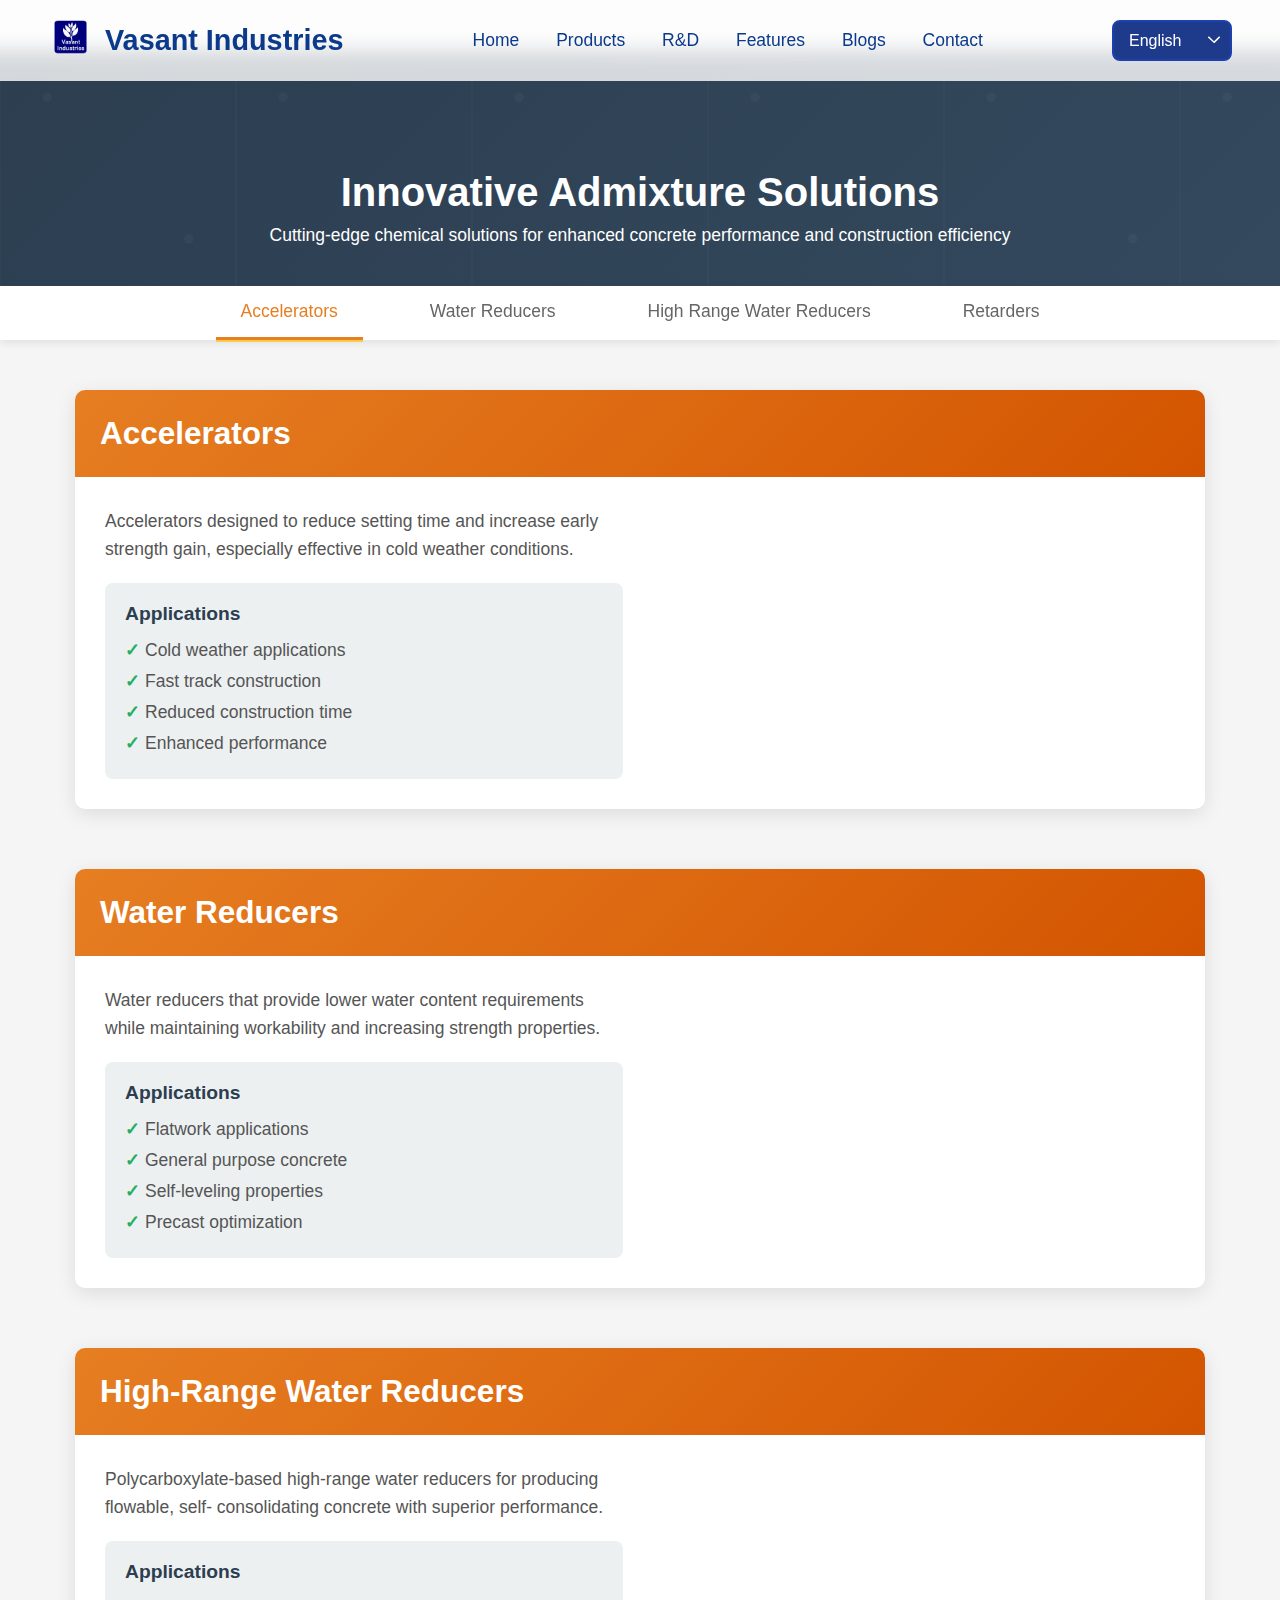
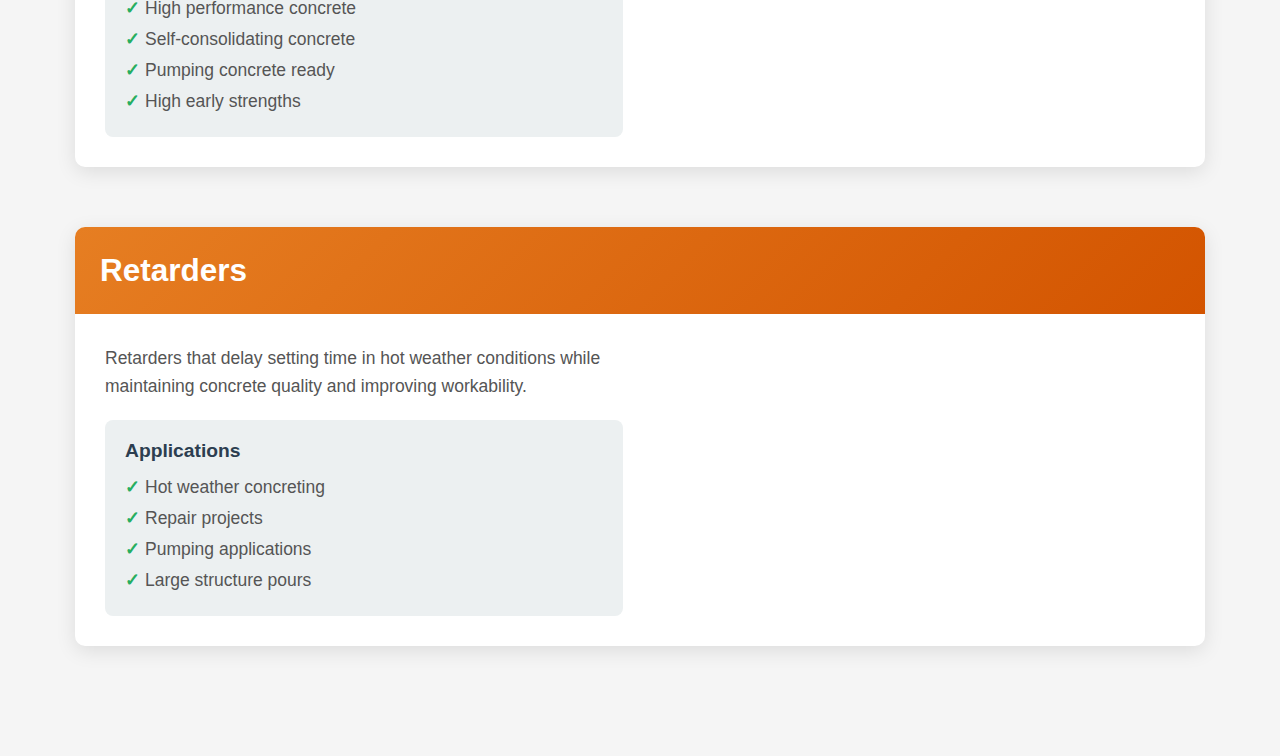
<file: Assets/Products/Admixture-Product.html>
<!DOCTYPE html>
<html lang="en">
  <head>
    <meta charset="UTF-8" />
    <meta name="viewport" content="width=device-width, initial-scale=1.0" />
    <title>Innovative Admixture Solutions</title>
    <!-- Icon (Used Font Awesome CSS) -->
    <link
      rel="stylesheet"
      href="https://cdnjs.cloudflare.com/ajax/libs/font-awesome/6.4.0/css/all.min.css"
    />
    <link rel="stylesheet" href="../../Assets/CSS/admixture.css">
   
  </head>
  <body>
    <header>
      <div class="logo" id="logoText">
        <img
          src="../../Assets/imgs/vasant-logo-removebg-preview.png"
          alt="Vasant Logo"
        />
        <span id="logoName">Vasant Industries</span>
      </div>
      <!-- Hamburger Menu Button (Mobile Only) -->
      <div class="menu-btn">
        <i class="fas fa-bars"></i>
      </div>
      <nav class="nav-links">
        <a href="../index.html#navHome" id="nav_Home">Home</a>
        <a href="../index.html#navProducts" id="nav_Products">Products</a>
        <a href="../index.html#navRnD" id="nav_RnD">R&D</a>
        <a href="../index.html#navFeatures" id="nav_Features">Features</a>
        <a href="../index.html#navBlogs" id="nav_Blogs">Blogs</a>
        <a href="../index.html#navContact" id="nav_Contact">Contact</a>
      </nav>
      <select name="language" id="select-lang" onchange="translateLanguage()">
        <option value="english">English</option>
        <option value="hindi">हिंदी</option>
        <option value="marathi">मराठी</option>
      </select>
    </header>

    <!-- HEADER -->
    <div class="header-banner">
      <h1 id="headerTitle">Innovative Admixture Solutions</h1>
      <p id="headerDesc">
        Cutting-edge chemical solutions for enhanced concrete performance and
        construction efficiency
      </p>
    </div>

    <!-- NAVIGATION TABS -->
    <nav class="nav-tabs">
      <ul>
        <li>
          <a href="#accelerators" class="active" id="tab_Accelerators"
            >Accelerators</a
          >
        </li>
        <li>
          <a href="#water-reducers" id="tab_WaterReducers">Water Reducers</a>
        </li>
        <li>
          <a href="#high-range-reducers" id="tab_HighRangeReducers"
            >High Range Water Reducers</a
          >
        </li>
        <li><a href="#retarders" id="tab_Retarders">Retarders</a></li>
      </ul>
    </nav>

    <!-- SECTIONS -->
    <div class="container">
      <!-- Accelerators -->
      <section id="accelerators" class="section">
        <div class="section-header" id="accTitle">Accelerators</div>
        <div class="section-content">
          <div class="product-info">
            <p id="accDesc">
              Accelerators designed to reduce setting time and increase early
              strength gain, especially effective in cold weather conditions.
            </p>
            <div class="applications">
              <h4>Applications</h4>
              <ul>
                <li id="accApp1">Cold weather applications</li>
                <li id="accApp2">Fast track construction</li>
                <li id="accApp3">Reduced construction time</li>
                <li id="accApp4">Enhanced performance</li>
              </ul>
            </div>
          </div>
        </div>
      </section>

      <!-- Water Reducers -->
      <section id="water-reducers" class="section">
        <div class="section-header" id="wrTitle">Water Reducers</div>
        <div class="section-content">
          <div class="product-info">
            <p id="wrDesc">
              Water reducers that provide lower water content requirements while
              maintaining workability and increasing strength properties.
            </p>
            <div class="applications">
              <h4>Applications</h4>
              <ul>
                <li id="wrApp1">Flatwork applications</li>
                <li id="wrApp2">General purpose concrete</li>
                <li id="wrApp3">Self-leveling properties</li>
                <li id="wrApp4">Precast optimization</li>
              </ul>
            </div>
          </div>
        </div>
      </section>

      <!-- High Range Water Reducers -->
      <section id="high-range-reducers" class="section">
        <div class="section-header" id="hrTitle">High-Range Water Reducers</div>
        <div class="section-content">
          <div class="product-info">
            <p id="hrDesc">
              Polycarboxylate-based high-range water reducers for producing
              flowable, self- consolidating concrete with superior performance.
            </p>
            <div class="applications">
              <h4>Applications</h4>
              <ul>
                <li id="hrApp1">High performance concrete</li>
                <li id="hrApp2">Self-consolidating concrete</li>
                <li id="hrApp3">Pumping concrete ready</li>
                <li id="hrApp4">High early strengths</li>
              </ul>
            </div>
          </div>
        </div>
      </section>

      <!-- Retarders -->
      <section id="retarders" class="section">
        <div class="section-header" id="rtTitle">Retarders</div>
        <div class="section-content">
          <div class="product-info">
            <p id="rtDesc">
              Retarders that delay setting time in hot weather conditions while
              maintaining concrete quality and improving workability.
            </p>
            <div class="applications">
              <h4>Applications</h4>
              <ul>
                <li id="rtApp1">Hot weather concreting</li>
                <li id="rtApp2">Repair projects</li>
                <li id="rtApp3">Pumping applications</li>
                <li id="rtApp4">Large structure pours</li>
              </ul>
            </div>
          </div>
        </div>
      </section>
    </div>
    <script src="../../Assets/Translate-Lang/Hindi-trans.js"></script>
    <script src="../../Assets/Translate-Lang/Eng-trans.js"></script>
    <script src="../../Assets/Translate-Lang/Mar-trans.js"></script>
    <script>
      // Script for Menu Button //

      const menuBtn = document.querySelector(".menu-btn");
      const navLinks = document.querySelector(".nav-links");

      menuBtn.addEventListener("click", () => {
        navLinks.classList.toggle("show");

        // Toggle hamburger ↔ close icon
        menuBtn.innerHTML = navLinks.classList.contains("show")
          ? '<i class="fas fa-times"></i>'
          : '<i class="fas fa-bars"></i>';
      });
      // Smooth scrolling for navigation links
      document.querySelectorAll(".nav-tabs a").forEach((link) => {
        link.addEventListener("click", function (e) {
          e.preventDefault();

          // Update active tab
          document
            .querySelectorAll(".nav-tabs a")
            .forEach((a) => a.classList.remove("active"));
          this.classList.add("active");

          // Scroll to section
          const targetId = this.getAttribute("href");
          const targetSection = document.querySelector(targetId);
          if (targetSection) {
            targetSection.scrollIntoView({
              behavior: "smooth",
              block: "start",
            });
          }
        });
      });

      // Update active tab on scroll
      window.addEventListener("scroll", function () {
        const sections = document.querySelectorAll(".section");
        const navLinks = document.querySelectorAll(".nav-tabs a");

        let current = "";
        sections.forEach((section) => {
          const sectionTop = section.offsetTop;
          const sectionHeight = section.clientHeight;
          if (scrollY >= sectionTop - 200) {
            current = section.getAttribute("id");
          }
        });

        navLinks.forEach((link) => {
          link.classList.remove("active");
          if (link.getAttribute("href") === "#" + current) {
            link.classList.add("active");
          }
        });
      });

      // Translation Script
      const translate = {
        english: englishData,
        hindi: hindiData,
        marathi: marathiData,
      };
      function translateLanguage() {
        const selectLanguage = document.getElementById("select-lang").value;
        let result = translate[selectLanguage];

        // HEADER SECTION //
        document.getElementById("logoName").textContent = result.logoName;
        document.getElementById("nav_Home").textContent = result.nav_Home;
        document.getElementById("nav_Products").textContent =
          result.nav_Products;
        document.getElementById("nav_RnD").textContent = result.nav_RnD;
        document.getElementById("nav_Features").textContent =
          result.nav_Features;
        document.getElementById("nav_Blogs").textContent = result.nav_Blogs;
        document.getElementById("nav_Contact").textContent = result.nav_Contact;

        // HEADER BANNER //
        document.getElementById("headerTitle").textContent = result.headerTitle;
        document.getElementById("headerDesc").textContent = result.headerDesc;
        //  NAVIGATION TAB
        document.getElementById("tab_Accelerators").textContent =
          result.tab_Accelerators;
        document.getElementById("tab_WaterReducers").textContent =
          result.tab_WaterReducers;
        document.getElementById("tab_HighRangeReducers").textContent =
          result.tab_HighRangeReducers;
        document.getElementById("tab_Retarders").textContent =
          result.tab_Retarders;
        // ADMIXTURE
        document.getElementById("accTitle").textContent = result.accTitle;
        document.getElementById("accDesc").textContent = result.accDesc;
        document.getElementById("accApp1").textContent = result.accApp1;
        document.getElementById("accApp2").textContent = result.accApp2;
        document.getElementById("accApp3").textContent = result.accApp3;
        document.getElementById("accApp4").textContent = result.accApp4;

        // WATER REDUCERS
        document.getElementById("wrTitle").textContent = result.wrTitle;
        document.getElementById("wrDesc").textContent = result.wrDesc;
        document.getElementById("wrApp1").textContent = result.wrApp1;
        document.getElementById("wrApp2").textContent = result.wrApp2;
        document.getElementById("wrApp3").textContent = result.wrApp3;
        document.getElementById("wrApp4").textContent = result.wrApp4;

        // HIGH RANGE
        document.getElementById("hrTitle").textContent = result.hrTitle;
        document.getElementById("hrDesc").textContent = result.hrDesc;
        document.getElementById("hrApp1").textContent = result.hrApp1;
        document.getElementById("hrApp2").textContent = result.hrApp2;
        document.getElementById("hrApp3").textContent = result.hrApp3;
        document.getElementById("hrApp4").textContent = result.hrApp4;

        // RETARDERS
        document.getElementById("rtTitle").textContent = result.rtTitle;
        document.getElementById("rtDesc").textContent = result.rtDesc;
        document.getElementById("rtApp1").textContent = result.rtApp1;
        document.getElementById("rtApp2").textContent = result.rtApp2;
        document.getElementById("rtApp3").textContent = result.rtApp3;
        document.getElementById("rtApp4").textContent = result.rtApp4;
      }
    </script>
  </body>
</html>
</file>
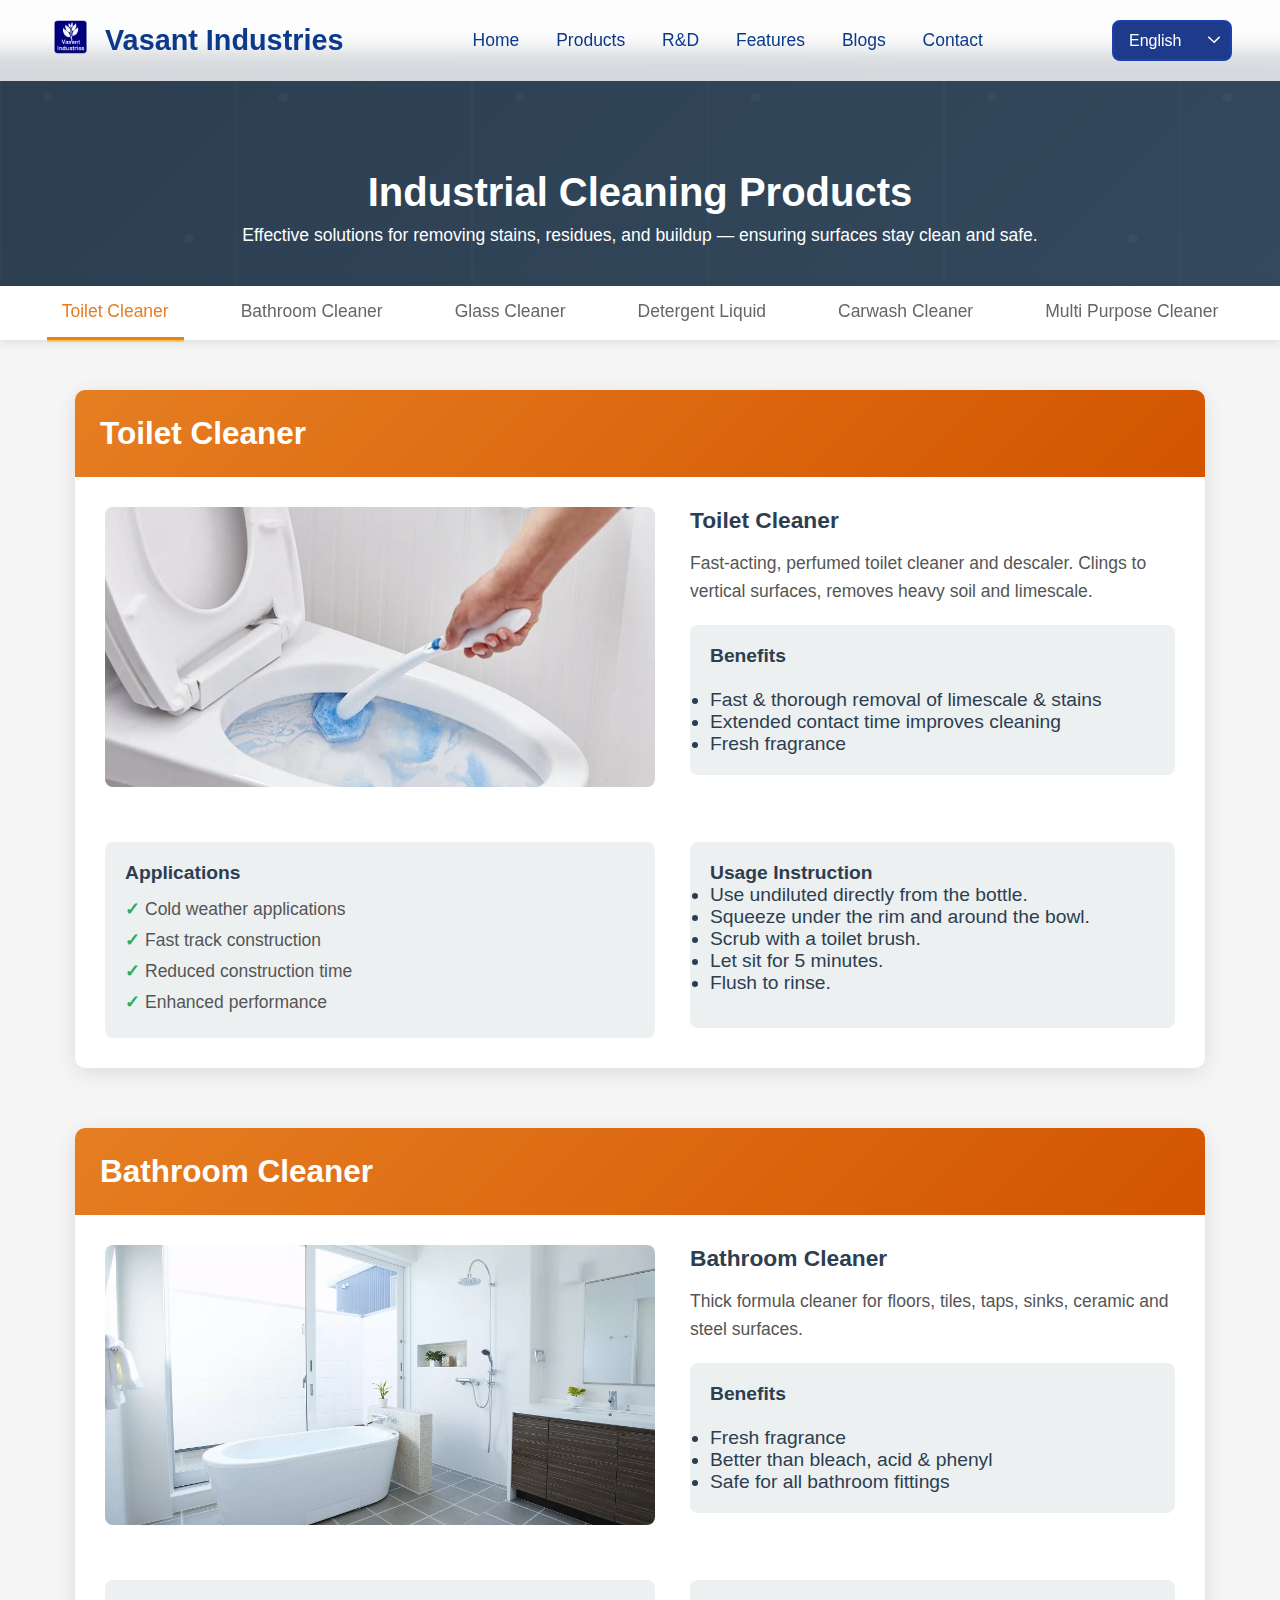
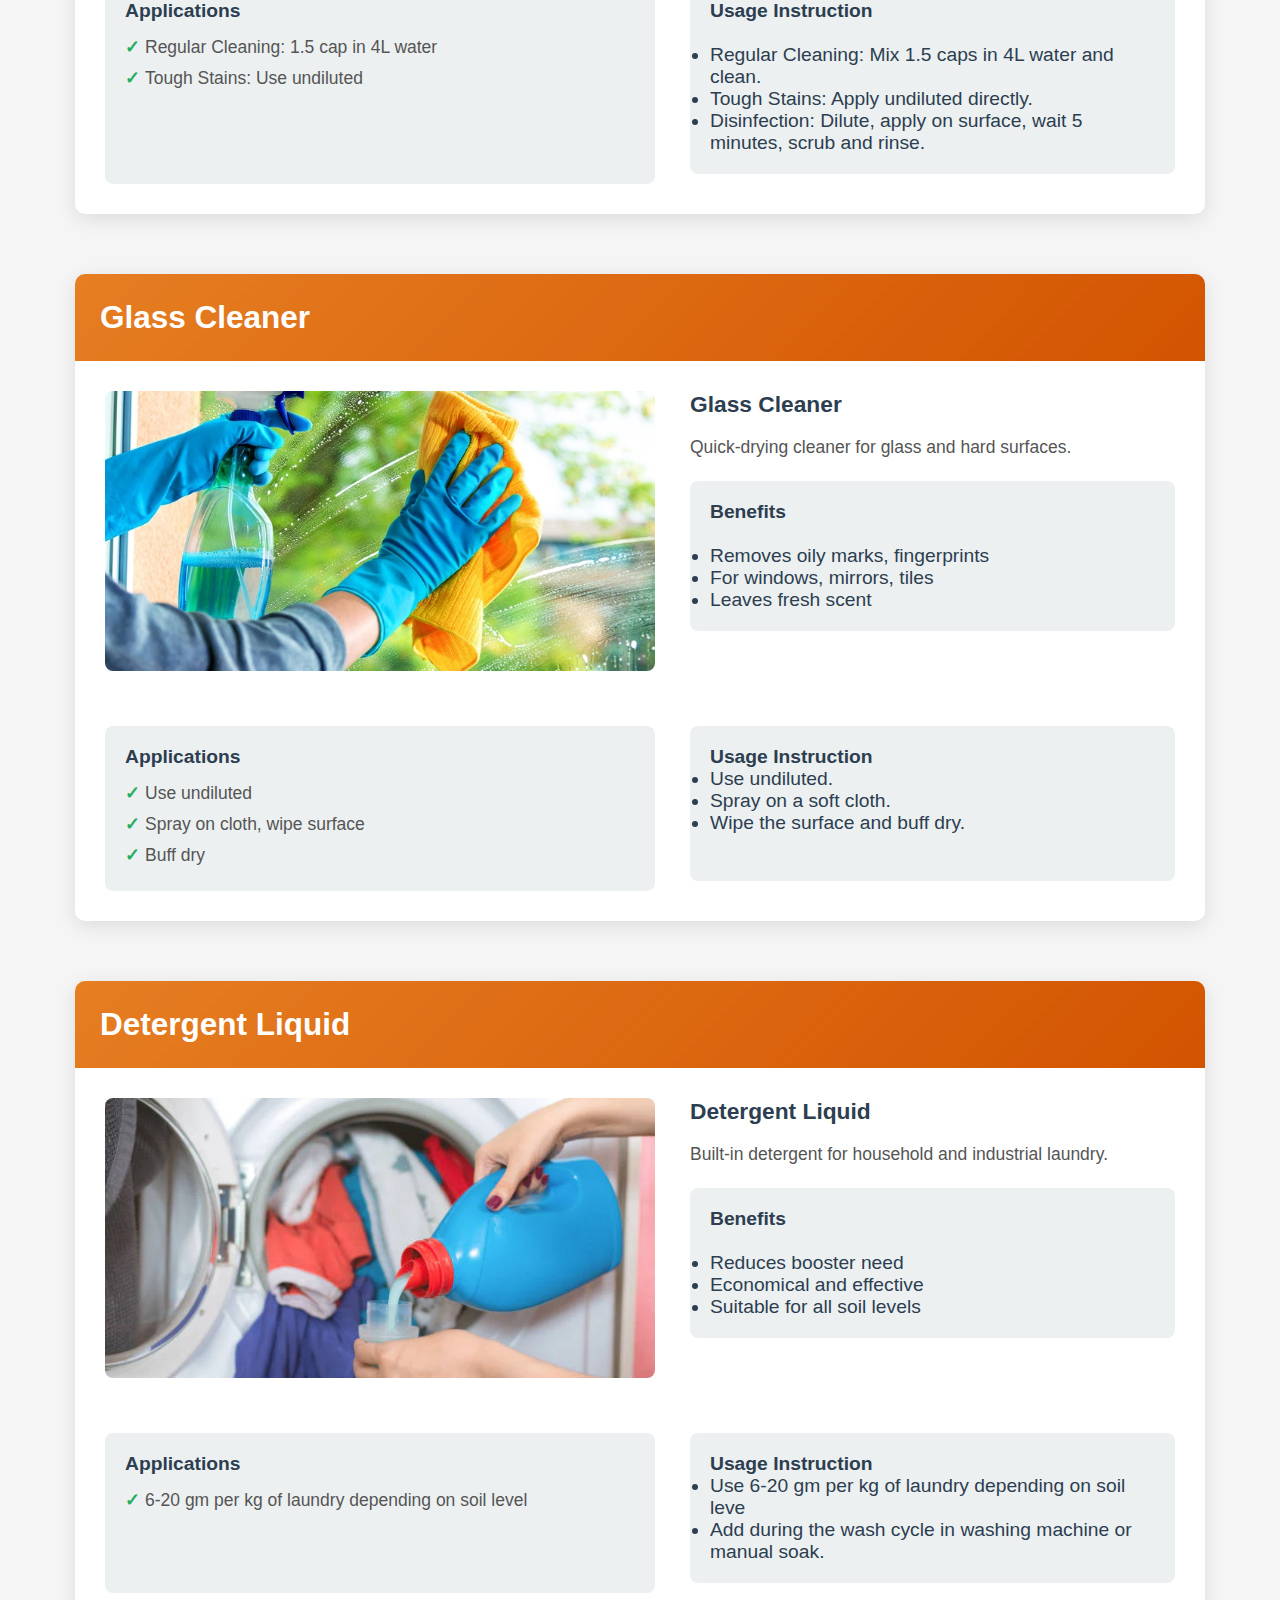
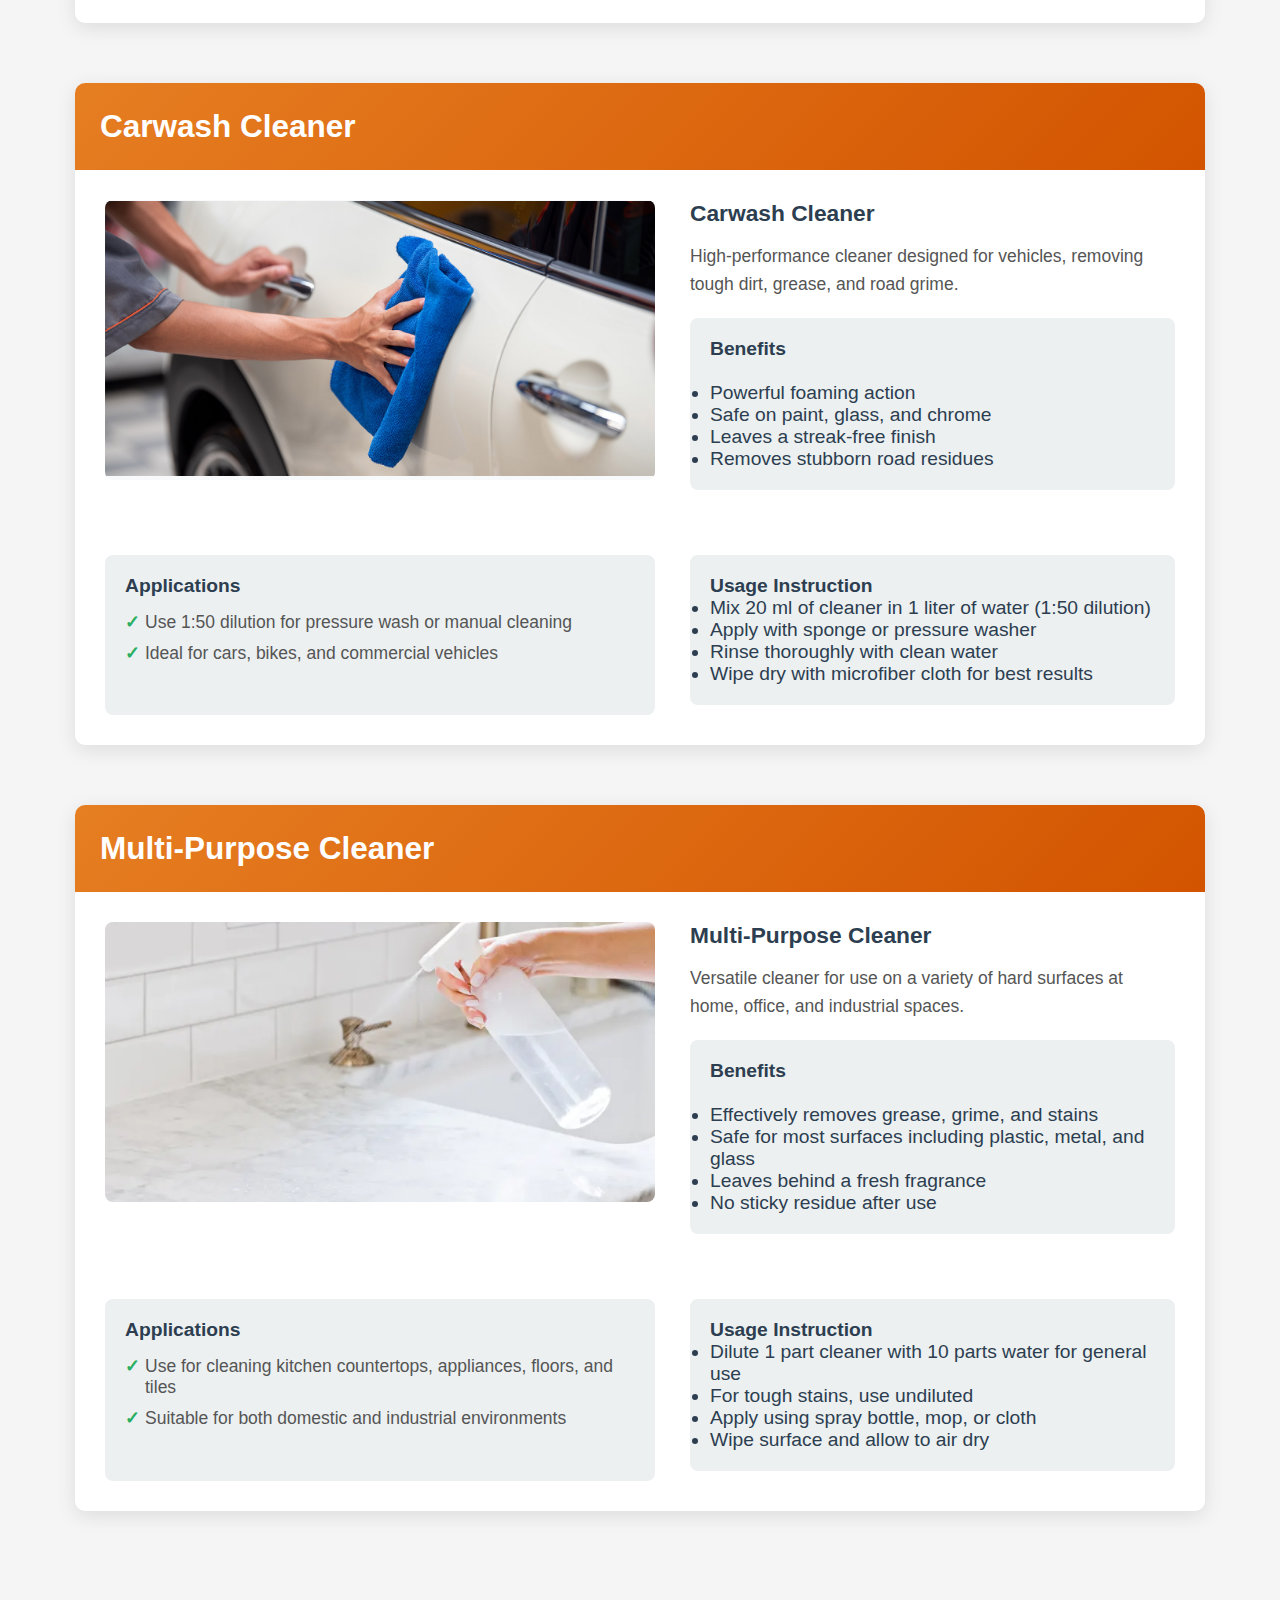
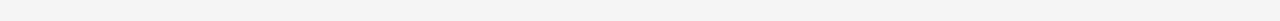
<file: Assets/Products/Cleaning-sol-product.html>
<!DOCTYPE html>
<html lang="en">
  <head>
    <meta charset="UTF-8" />
    <meta name="viewport" content="width=device-width, initial-scale=1.0" />
    <title>Cleaning Solutions</title>
     <!-- Icon (Used Font Awesome CSS) -->
  <link rel="stylesheet" href="https://cdnjs.cloudflare.com/ajax/libs/font-awesome/6.4.0/css/all.min.css" />
   <!-- External CSS Link -->
    <link rel="stylesheet" href="../../Assets/CSS/cleaning.css">
  </head>

  <body>
    <header>
      <div class="logo" id="logoText">
        <img
          src="../../Assets/imgs/vasant-logo-removebg-preview.png"
          alt="Vasant Logo"
        />
        <span id="logoName">Vasant Industries</span>
      </div>
      <!-- Hamburger Menu Button (Mobile Only) -->
      <div class="menu-btn">
        <i class="fas fa-bars"></i>
      </div>
      <nav class="nav-links">
        <a href="../index.html#navHome" id="nav_Home">Home</a>
        <a href="../index.html#navProducts" id="nav_Products">Products</a>
        <a href="../index.html#navRnD" id="nav_RnD">R&D</a>
        <a href="../index.html#navFeatures" id="nav_Features">Features</a>
        <a href="../index.html#navBlogs" id="nav_Blogs">Blogs</a>
        <a href="../index.html#navContact" id="nav_Contact">Contact</a>
      </nav>
      <select name="language" id="select-lang" onchange="translateLanguage()">
        <option value="english">English</option>
        <option value="hindi">हिंदी</option>
        <option value="marathi">मराठी</option>
      </select>
    </header>
    <div class="header-banner">
      <h1>Industrial Cleaning Products</h1>
      <p>
        Effective solutions for removing stains, residues, and buildup —
        ensuring surfaces stay clean and safe.
      </p>
    </div>

    <nav class="nav-tabs">
      <ul>
        <li><a href="#Toilet-Cleaner" class="active">Toilet Cleaner</a></li>
        <li><a href="#Bathroom-Cleaner">Bathroom Cleaner</a></li>
        <li><a href="#Glass-Cleaner">Glass Cleaner</a></li>
        <li><a href="#Detergent-Liquid">Detergent Liquid</a></li>
        <li><a href="#Carwash-Cleaner">Carwash Cleaner</a></li>
        <li><a href="#Multi-Purpose-Cleaner">Multi Purpose Cleaner</a></li>
      </ul>
    </nav>

    <div class="container">
      <section id="Toilet-Cleaner" class="section">
        <div class="section-header">Toilet Cleaner</div>
        <div class="section-content">
          <div class="product-image">
            <span
              ><img src="../../Assets/imgs/toilet-cleaner-img.webp" alt=""
            /></span>
          </div>
          <div class="product-info">
            <h3>Toilet Cleaner</h3>
            <p>
              Fast-acting, perfumed toilet cleaner and descaler. Clings to
              vertical surfaces, removes heavy soil and limescale.
            </p>
            <div class="benefits">
              <h4>Benefits</h4>
              <br />

              <ul>
                <li>Fast & thorough removal of limescale & stains</li>
                <li>Extended contact time improves cleaning</li>
                <li>Fresh fragrance</li>
              </ul>
            </div>
          </div>
          <div class="applications">
            <h4>Applications</h4>
            <ul>
              <li>Cold weather applications</li>
              <li>Fast track construction</li>
              <li>Reduced construction time</li>
              <li>Enhanced performance</li>
            </ul>
          </div>

          <div class="usage-instructions">
            <h4>Usage Instruction</h4>
            <ul>
              <li>Use undiluted directly from the bottle.</li>
              <li>Squeeze under the rim and around the bowl.</li>
              <li>Scrub with a toilet brush.</li>
              <li>Let sit for 5 minutes.</li>
              <li>Flush to rinse.</li>
            </ul>
          </div>
        </div>
      </section>

      <section id="Bathroom-Cleaner" class="section">
        <div class="section-header">Bathroom Cleaner</div>
        <div class="section-content">
          <div class="product-image">
            <span
              ><img src="../../Assets/imgs/bathroom cleaner.webp" alt=""
            /></span>
          </div>
          <div class="product-info">
            <h3>Bathroom Cleaner</h3>
            <p>
              Thick formula cleaner for floors, tiles, taps, sinks, ceramic and
              steel surfaces.
            </p>
            <div class="benefits">
              <h4>Benefits</h4>
              <br />

              <ul>
                <li>Fresh fragrance</li>
                <li>Better than bleach, acid & phenyl</li>
                <li>Safe for all bathroom fittings</li>
              </ul>
            </div>
          </div>
          <div class="applications">
            <h4>Applications</h4>
            <ul>
              <li>Regular Cleaning: 1.5 cap in 4L water</li>
              <li>Tough Stains: Use undiluted</li>
            </ul>
          </div>

          <div class="usage-instructions">
            <h4>Usage Instruction</h4>
            <br />
            <ul>
              <li>Regular Cleaning: Mix 1.5 caps in 4L water and clean.</li>
              <li>Tough Stains: Apply undiluted directly.</li>
              <li>
                Disinfection: Dilute, apply on surface, wait 5 minutes, scrub
                and rinse.
              </li>
            </ul>
          </div>
        </div>
      </section>

      <section id="Glass-Cleaner" class="section">
        <div class="section-header">Glass Cleaner</div>
        <div class="section-content">
          <div class="product-image">
            <span><img src="../../Assets/imgs/clean-glass.webp" alt="" /></span>
          </div>
          <div class="product-info">
            <h3>Glass Cleaner</h3>
            <p>Quick-drying cleaner for glass and hard surfaces.</p>
            <div class="benefits">
              <h4>Benefits</h4>
              <br />

              <ul>
                <li>Removes oily marks, fingerprints</li>
                <li>For windows, mirrors, tiles</li>
                <li>Leaves fresh scent</li>
              </ul>
            </div>
          </div>
          <div class="applications">
            <h4>Applications</h4>
            <ul>
              <li>Use undiluted</li>
              <li>Spray on cloth, wipe surface</li>
              <li>Buff dry</li>
            </ul>
          </div>

          <div class="usage-instructions">
            <h4>Usage Instruction</h4>
            <ul>
              <li>Use undiluted.</li>
              <li>Spray on a soft cloth.</li>
              <li>Wipe the surface and buff dry.</li>
            </ul>
          </div>
        </div>
      </section>

      <section id="Detergent-Liquid" class="section">
        <div class="section-header">Detergent Liquid</div>
        <div class="section-content">
          <div class="product-image">
            <span
              ><img src="../../Assets/imgs/detergent-liquid.webp" alt=""
            /></span>
          </div>
          <div class="product-info">
            <h3>Detergent Liquid</h3>
            <p>Built-in detergent for household and industrial laundry.</p>
            <div class="benefits">
              <h4>Benefits</h4>
              <br />

              <ul>
                <li>Reduces booster need</li>
                <li>Economical and effective</li>
                <li>Suitable for all soil levels</li>
              </ul>
            </div>
          </div>
          <div class="applications">
            <h4>Applications</h4>
            <ul>
              <li>6-20 gm per kg of laundry depending on soil level</li>
            </ul>
          </div>

          <div class="usage-instructions">
            <h4>Usage Instruction</h4>
            <ul>
              <li>Use 6-20 gm per kg of laundry depending on soil leve</li>
              <li>
                Add during the wash cycle in washing machine or manual soak.
              </li>
            </ul>
          </div>
        </div>
      </section>

      <section id="Carwash-Cleaner" class="section">
        <div class="section-header">Carwash Cleaner</div>
        <div class="section-content">
          <div class="product-image">
            <span
              ><img
                src="../../Assets/imgs/carwash-img.jpg"
                alt="Carwash Cleaner"
            /></span>
          </div>
          <div class="product-info">
            <h3>Carwash Cleaner</h3>
            <p>
              High-performance cleaner designed for vehicles, removing tough
              dirt, grease, and road grime.
            </p>
            <div class="benefits">
              <h4>Benefits</h4>
              <br />
              <ul>
                <li>Powerful foaming action</li>
                <li>Safe on paint, glass, and chrome</li>
                <li>Leaves a streak-free finish</li>
                <li>Removes stubborn road residues</li>
              </ul>
            </div>
          </div>
          <div class="applications">
            <h4>Applications</h4>
            <ul>
              <li>Use 1:50 dilution for pressure wash or manual cleaning</li>
              <li>Ideal for cars, bikes, and commercial vehicles</li>
            </ul>
          </div>

          <div class="usage-instructions">
            <h4>Usage Instruction</h4>
            <ul>
              <li>Mix 20 ml of cleaner in 1 liter of water (1:50 dilution)</li>
              <li>Apply with sponge or pressure washer</li>
              <li>Rinse thoroughly with clean water</li>
              <li>Wipe dry with microfiber cloth for best results</li>
            </ul>
          </div>
        </div>
      </section>

      <section id="Multi-Purpose-Cleaner" class="section">
        <div class="section-header">Multi-Purpose Cleaner</div>
        <div class="section-content">
          <div class="product-image">
            <span
              ><img
                src="../../Assets/imgs/multi-purpose-cleaner-img.webp"
                alt="Multi-Purpose Cleaner"
            /></span>
          </div>
          <div class="product-info">
            <h3>Multi-Purpose Cleaner</h3>
            <p>
              Versatile cleaner for use on a variety of hard surfaces at home,
              office, and industrial spaces.
            </p>
            <div class="benefits">
              <h4>Benefits</h4>
              <br />
              <ul>
                <li>Effectively removes grease, grime, and stains</li>
                <li>
                  Safe for most surfaces including plastic, metal, and glass
                </li>
                <li>Leaves behind a fresh fragrance</li>
                <li>No sticky residue after use</li>
              </ul>
            </div>
          </div>
          <div class="applications">
            <h4>Applications</h4>
            <ul>
              <li>
                Use for cleaning kitchen countertops, appliances, floors, and
                tiles
              </li>
              <li>Suitable for both domestic and industrial environments</li>
            </ul>
          </div>

          <div class="usage-instructions">
            <h4>Usage Instruction</h4>
            <ul>
              <li>Dilute 1 part cleaner with 10 parts water for general use</li>
              <li>For tough stains, use undiluted</li>
              <li>Apply using spray bottle, mop, or cloth</li>
              <li>Wipe surface and allow to air dry</li>
            </ul>
          </div>
        </div>
      </section>
    </div>
    <script src="../../Assets/Translate-Lang/Eng-trans.js"></script>
    <script src="../../Assets/Translate-Lang/Hindi-trans.js"></script>
    <script src="../../Assets/Translate-Lang/Mar-trans.js"></script>
    <script>
      // Script for Menu Button //

      const menuBtn = document.querySelector(".menu-btn");
      const navLinks = document.querySelector(".nav-links");

      menuBtn.addEventListener("click", () => {
        navLinks.classList.toggle("show");

        // Toggle hamburger ↔ close icon
        menuBtn.innerHTML = navLinks.classList.contains("show")
          ? '<i class="fas fa-times"></i>'
          : '<i class="fas fa-bars"></i>';
      });
      // Smooth scrolling for navigation links
      document.querySelectorAll(".nav-tabs a").forEach((link) => {
        link.addEventListener("click", function (e) {
          e.preventDefault();

          // Update active tab
          document
            .querySelectorAll(".nav-tabs a")
            .forEach((a) => a.classList.remove("active"));
          this.classList.add("active");

          // Scroll to section
          const targetId = this.getAttribute("href");
          const targetSection = document.querySelector(targetId);
          if (targetSection) {
            targetSection.scrollIntoView({
              behavior: "smooth",
              block: "start",
            });
          }
        });
      });

      // Update active tab on scroll
      window.addEventListener("scroll", function () {
        const sections = document.querySelectorAll(".section");
        const navLinks = document.querySelectorAll(".nav-tabs a");

        let current = "";
        sections.forEach((section) => {
          const sectionTop = section.offsetTop;
          const sectionHeight = section.clientHeight;
          if (scrollY >= sectionTop - 200) {
            current = section.getAttribute("id");
          }
        });

        navLinks.forEach((link) => {
          link.classList.remove("active");
          if (link.getAttribute("href") === "#" + current) {
            link.classList.add("active");
          }
        });
      });

      // TRANSLATION SCRIPT

      const translate = {
        english: englishData,
        hindi: hindiData,
        marathi: marathiData,
      };
      function translateLanguage() {
        const selectLanguage = document.getElementById("select-lang").value;
        let result = translate[selectLanguage];

        // HEADER SECTION //
        document.getElementById("logoName").textContent = result.logoName;
        document.getElementById("nav_Home").textContent = result.nav_Home;
        document.getElementById("nav_Products").textContent =
          result.nav_Products;
        document.getElementById("nav_RnD").textContent = result.nav_RnD;
        document.getElementById("nav_Features").textContent =
          result.nav_Features;
        document.getElementById("nav_Blogs").textContent = result.nav_Blogs;
        document.getElementById("nav_Contact").textContent = result.nav_Contact;

        // CLEANING SOLUTION SECTION
      }
    </script>
  </body>
</html>
</file>
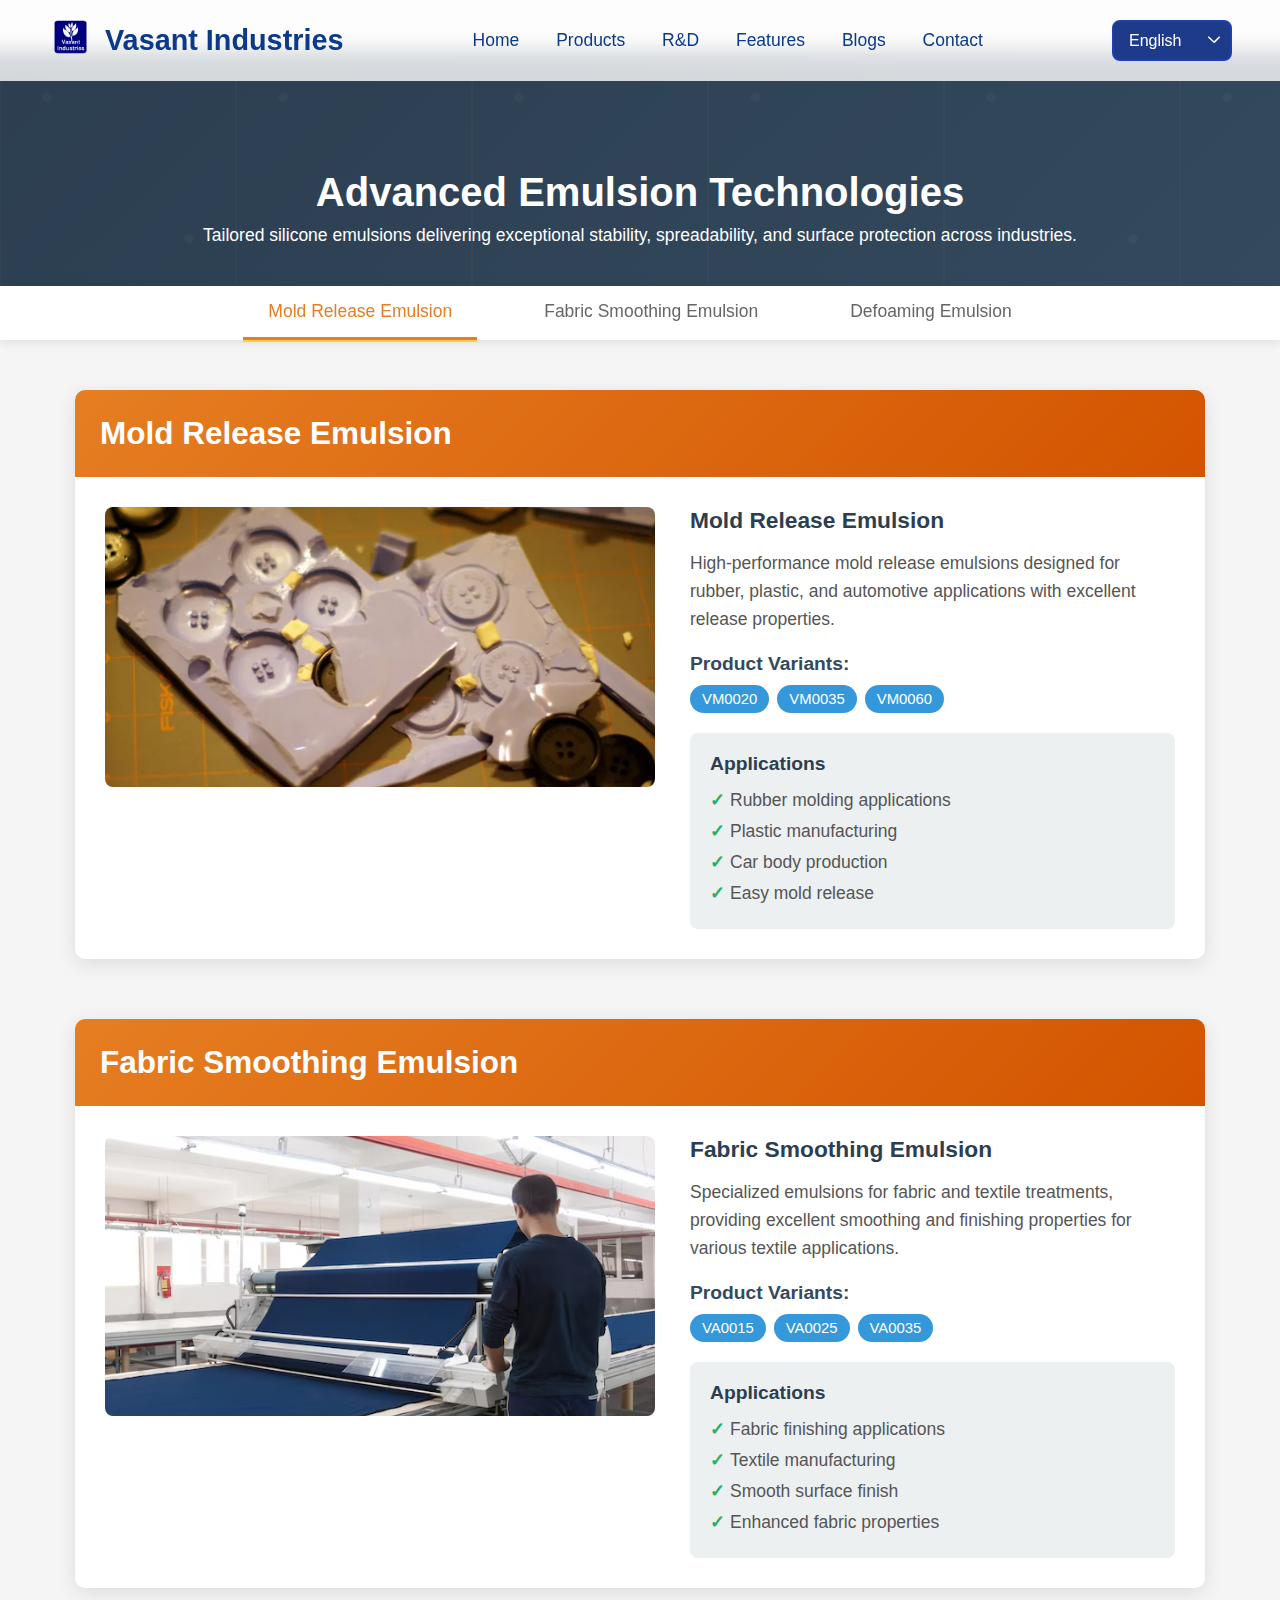
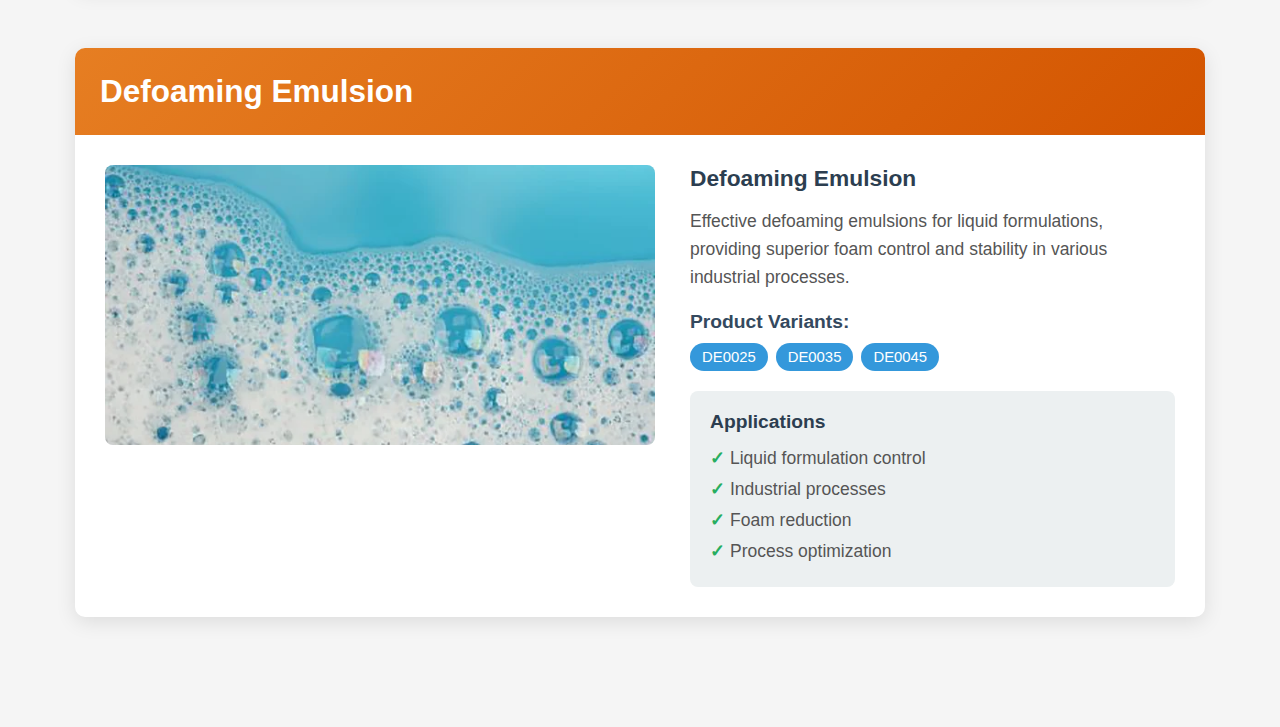
<file: Assets/Products/Emulsion-Product.html>
<!DOCTYPE html>
<html lang="en">
  <head>
    <meta charset="UTF-8" />
    <meta name="viewport" content="width=device-width, initial-scale=1.0" />
    <title>Emulsion Solutions</title>
     <!-- Icon (Used Font Awesome CSS) -->
  <link rel="stylesheet" href="https://cdnjs.cloudflare.com/ajax/libs/font-awesome/6.4.0/css/all.min.css" />
<!-- External CSS Link -->
 <link rel="stylesheet" href="../../Assets/CSS/emulsion.css">
  </head>

  <body>
    <header>
      <div class="logo" id="logoText">
        <img
          src="../../Assets/imgs/vasant-logo-removebg-preview.png"
          alt="Vasant Logo"
        />
        <span id="logoName">Vasant Industries</span>
      </div>
      <!-- Hamburger Menu Button (Mobile Only) -->
      <div class="menu-btn">
        <i class="fas fa-bars"></i>
      </div>
      <nav class="nav-links">
        <a href="../index.html#navHome" id="nav_Home">Home</a>
        <a href="../index.html#navProducts" id="nav_Products">Products</a>
        <a href="../index.html#navRnD" id="nav_RnD">R&D</a>
        <a href="../index.html#navFeatures" id="nav_Features">Features</a>
        <a href="../index.html#navBlogs" id="nav_Blogs">Blogs</a>
        <a href="../index.html#navContact" id="nav_Contact">Contact</a>
      </nav>
      <select name="language" id="select-lang" onchange="translateLanguage()">
        <option value="english">English</option>
        <option value="hindi">हिंदी</option>
        <option value="marathi">मराठी</option>
      </select>
    </header>

    <div class="header-banner">
      <h1 id="emuHeaderTitle">Advanced Emulsion Technologies</h1>
      <p id="emuHeaderDesc">
        Tailored silicone emulsions delivering exceptional stability,
        spreadability, and surface protection across industries.
      </p>
    </div>

    <nav class="nav-tabs">
      <ul>
        <li>
          <a href="#Mold-Release-Emulsion" class="active" id="navMRE"
            >Mold Release Emulsion</a
          >
        </li>
        <li>
          <a href="#Fabric-Smoothing-Emulsion" id="navFSE"
            >Fabric Smoothing Emulsion</a
          >
        </li>
        <li>
          <a href="#Defoaming-Emulsion" id="navDFE">Defoaming Emulsion</a>
        </li>
      </ul>
    </nav>

    <div class="container">
      <!-- Mold Release Section -->
      <section id="Mold-Release-Emulsion" class="section">
        <div class="section-header" id="mreTitle">Mold Release Emulsion</div>
        <div class="section-content">
          <div class="product-image">
            <span
              ><img src="../../Assets/imgs/mold-release.webp" alt=""
            /></span>
          </div>
          <div class="product-info">
            <h3 id="mreTitle">Mold Release Emulsion</h3>
            <p id="mreDesc">
              High-performance mold release emulsions designed for rubber,
              plastic, and automotive applications with excellent release
              properties.
            </p>
            <div class="product-variants">
              <h4 id="">Product Variants:</h4>
              <div class="variant-codes">
                <span class="variant-code">VM0020</span>
                <span class="variant-code">VM0035 </span>
                <span class="variant-code">VM0060</span>
              </div>
            </div>
            <div class="applications">
              <h4>Applications</h4>
              <ul>
                <li id="mreApp1">Rubber molding applications</li>
                <li id="mreApp2">Plastic manufacturing</li>
                <li id="mreApp3">Car body production</li>
                <li id="mreApp4">Easy mold release</li>
              </ul>
            </div>
          </div>
        </div>
      </section>

      <!-- Fabric Smoothing Section -->
      <section id="Fabric-Smoothing-Emulsion" class="section">
        <div class="section-header" id="fseTitle">
          Fabric Smoothing Emulsion
        </div>
        <div class="section-content">
          <div class="product-image">
            <span
              ><img src="../../Assets/imgs/fabric-emulsion.avif" alt=""
            /></span>
          </div>
          <div class="product-info">
            <h3 id="fseTitle">Fabric Smoothing Emulsion</h3>
            <p id="fseDesc">
              Specialized emulsions for fabric and textile treatments, providing
              excellent smoothing and finishing properties for various textile
              applications.
            </p>
            <div class="product-variants">
              <h4>Product Variants:</h4>
              <div class="variant-codes">
                <span class="variant-code">VA0015</span>
                <span class="variant-code">VA0025</span>
                <span class="variant-code">VA0035</span>
              </div>
            </div>
            <div class="applications">
              <h4>Applications</h4>
              <ul>
                <li id="fseApp1">Fabric finishing applications</li>
                <li id="fseApp2">Textile manufacturing</li>
                <li id="fseApp3">Smooth surface finish</li>
                <li id="fseApp4">Enhanced fabric properties</li>
              </ul>
            </div>
          </div>
        </div>
      </section>

      <!-- Defoaming Section -->
      <section id="Defoaming-Emulsion" class="section">
        <div class="section-header" id="dfeTitle">Defoaming Emulsion</div>
        <div class="section-content">
          <div class="product-image">
            <span><img src="../../Assets/imgs/defoaming.webp" alt="" /></span>
          </div>
          <div class="product-info">
            <h3 id="dfeTitle">Defoaming Emulsion</h3>
            <p id="dfeDesc">
              Effective defoaming emulsions for liquid formulations, providing
              superior foam control and stability in various industrial
              processes.
            </p>
            <div class="product-variants">
              <h4>Product Variants:</h4>
              <div class="variant-codes">
                <span class="variant-code">DE0025</span>
                <span class="variant-code">DE0035</span>
                <span class="variant-code">DE0045</span>
              </div>
            </div>
            <div class="applications">
              <h4>Applications</h4>
              <ul>
                <li id="dfeApp1">Liquid formulation control</li>
                <li id="dfeApp2">Industrial processes</li>
                <li id="dfeApp3">Foam reduction</li>
                <li id="dfeApp4">Process optimization</li>
              </ul>
            </div>
          </div>
        </div>
      </section>
    </div>
    <script src="../../Assets/Translate-Lang/Hindi-trans.js"></script>
    <script src="../../Assets/Translate-Lang/Eng-trans.js"></script>
    <script src="../../Assets/Translate-Lang/Mar-trans.js"></script>
    <script>
      // Script for Menu Button //

      const menuBtn = document.querySelector(".menu-btn");
      const navLinks = document.querySelector(".nav-links");

      menuBtn.addEventListener("click", () => {
        navLinks.classList.toggle("show");

        // Toggle hamburger ↔ close icon
        menuBtn.innerHTML = navLinks.classList.contains("show")
          ? '<i class="fas fa-times"></i>'
          : '<i class="fas fa-bars"></i>';
      });
      // Smooth scrolling for navigation links
      document.querySelectorAll(".nav-tabs a").forEach((link) => {
        link.addEventListener("click", function (e) {
          e.preventDefault();

          // Update active tab
          document
            .querySelectorAll(".nav-tabs a")
            .forEach((a) => a.classList.remove("active"));
          this.classList.add("active");

          // Scroll to section
          const targetId = this.getAttribute("href");
          const targetSection = document.querySelector(targetId);
          if (targetSection) {
            targetSection.scrollIntoView({
              behavior: "smooth",
              block: "start",
            });
          }
        });
      });

      // Update active tab on scroll
      window.addEventListener("scroll", function () {
        const sections = document.querySelectorAll(".section");
        const navLinks = document.querySelectorAll(".nav-tabs a");

        let current = "";
        sections.forEach((section) => {
          const sectionTop = section.offsetTop;
          const sectionHeight = section.clientHeight;
          if (scrollY >= sectionTop - 200) {
            current = section.getAttribute("id");
          }
        });

        navLinks.forEach((link) => {
          link.classList.remove("active");
          if (link.getAttribute("href") === "#" + current) {
            link.classList.add("active");
          }
        });
      });

      // Translation Script
      const translate = {
        english: englishData,
        hindi: hindiData,
        marathi: marathiData,
      };
      function translateLanguage() {
        const selectLanguage = document.getElementById("select-lang").value;
        let result = translate[selectLanguage];

        // HEADER SECTION //
        document.getElementById("logoName").textContent = result.logoName;
        document.getElementById("nav_Home").textContent = result.nav_Home;
        document.getElementById("nav_Products").textContent =
          result.nav_Products;
        document.getElementById("nav_RnD").textContent = result.nav_RnD;
        document.getElementById("nav_Features").textContent =
          result.nav_Features;
        document.getElementById("nav_Blogs").textContent = result.nav_Blogs;
        document.getElementById("nav_Contact").textContent = result.nav_Contact;

        // EMULSION PRODUCT SECTION

        document.getElementById("emuHeaderTitle").textContent =
          result.emuHeaderTitle;
        document.getElementById("emuHeaderDesc").textContent =
          result.emuHeaderDesc;

        document.getElementById("mreTitle").textContent = result.mreTitle;
        document.getElementById("mreDesc").textContent = result.mreDesc;
        document.getElementById("mreApp1").textContent = result.mreApp1;
        document.getElementById("mreApp2").textContent = result.mreApp2;
        document.getElementById("mreApp3").textContent = result.mreApp3;
        document.getElementById("mreApp4").textContent = result.mreApp4;

        document.getElementById("fseTitle").textContent = result.fseTitle;
        document.getElementById("fseDesc").textContent = result.fseDesc;
        document.getElementById("fseApp1").textContent = result.fseApp1;
        document.getElementById("fseApp2").textContent = result.fseApp2;
        document.getElementById("fseApp3").textContent = result.fseApp3;
        document.getElementById("fseApp4").textContent = result.fseApp4;

        document.getElementById("dfeTitle").textContent = result.dfeTitle;
        document.getElementById("dfeDesc").textContent = result.dfeDesc;
        document.getElementById("dfeApp1").textContent = result.dfeApp1;
        document.getElementById("dfeApp2").textContent = result.dfeApp2;
        document.getElementById("dfeApp3").textContent = result.dfeApp3;
        document.getElementById("dfeApp4").textContent = result.dfeApp4;
      }
    </script>
  </body>
</html>
</file>
<file: Website/index.css>
/* HomePage Section CSS */

* {
  margin: 0;
  padding: 0;
  box-sizing: border-box;
  font-family: "Poppins", sans-serif;
}

body {
  background-color: #f8f9fa;
  color: #333;
  overflow-x: hidden;
}

header {
  position: fixed;
  top: 0;
  left: 0;
  width: 100%;
  height: 9%;
  background: rgba(255, 255, 255, 0.404);
  backdrop-filter: blur(10px);
  display: flex;
  justify-content: space-between;
  align-items: center;
  padding: 1rem 3rem;
  z-index: 1000;
  transition: background 0.3s ease;
}

header.scrolled {
  background: rgba(255, 255, 255, 0.9);
  box-shadow: 0 2px 5px rgba(0, 0, 0, 0.1);
}

.logo {
  font-weight: 600;
  font-size: 1.8rem;
  color: #0b398b;
  display: flex;
  align-items: center;
}

.logo img {
  width: 45px;
  height: auto;
  margin-right: 12px;
}

nav a {
  margin: 0 1.2rem;
  text-decoration: none;
  color: #0b398b;
  font-weight: 500;
  font-size: 1rem;
  position: relative;
  transition: color 0.3s ease;
}

nav a::after {
  content: "";
  position: absolute;
  width: 0;
  height: 2px;
  bottom: -5px;
  left: 0;
  background-color: #ffcb47;
  transition: width 0.3s ease;
}

nav a:hover::after,
nav a.active::after {
  width: 100%;
}

nav a.active,
nav a:hover {
  color: #ffcb47;
}

.hero {
  position: relative;
  height: 100vh;
  color: white;
  display: flex;
  flex-direction: column;
  justify-content: center;
  align-items: flex-start;
  padding: 150px 5%;
  overflow: hidden;
}

.carousel {
  width: 100%;
  height: 100vh;
  position: relative;
  overflow: hidden;
}

.carousel-slide {
  width: 100%;
  height: 100%;
  position: absolute;
  top: 0;
  left: 0;
  opacity: 0;
  transition: opacity 0.5s ease;
}

.carousel-slide.active {
  opacity: 1;
}

.carousel-slide img {
  width: 100%;
  height: 80%;
  object-fit: cover;
}

.carousel-content {
  position: absolute;
  top: 50%;
  left: 5%;
  transform: translateY(-50%);
  color: white;
  z-index: 2;
}

.carousel-content h1 {
  font-size: 4rem;
  font-weight: 600;

  margin-bottom: 1.5rem;
  text-shadow: 0 2px 4px rgba(0, 0, 0, 0.5);
}

.carousel-content p {
  font-size: 1.3rem;
  max-width: 650px;
  margin-bottom: 2.5rem;
  font-weight: 300;
}

.buttons {
  display: flex;
  gap: 1.5rem;
}

.btn {
  padding: 0.9rem 2rem;
  font-size: 1.1rem;
  border: none;
  cursor: pointer;
  border-radius: 50px;
  transition: all 0.3s ease;
  text-transform: uppercase;
  letter-spacing: 1px;
}

.btn-primary {
  background-color: #ffcb47;
  color: #000;
  box-shadow: 0 4px 15px rgba(0, 0, 0, 0.2);
}

.btn-primary:hover {
  background-color: transparent;
  border: 2px solid #ffcb47;
  color: white;
  transform: translateY(-2px);
}

.btn-secondary {
  background-color: transparent;
  color: white;
  border: 2px solid #ffcb47;
}

.btn-secondary:hover {
  background-color: #ffcb47;
  color: #000;
  transform: translateY(-2px);
}

@keyframes fadeInUp {
  to {
    opacity: 1;
    transform: translateY(0);
  }
}
/* Extra Large Devices  */
@media (min-width: 1600px) {
  .carousel-content h1 {
    font-size: 5rem;
  }

  .carousel-content p {
    font-size: 1.5rem;
    max-width: 800px;
  }

  .btn {
    padding: 1.2rem 2.5rem;
    font-size: 1.2rem;
  }

  nav a {
    font-size: 1.1rem;
    margin: 0 1.5rem;
  }

  .logo {
    font-size: 2rem;
  }

  .logo img {
    width: 55px;
  }

  header {
    padding: 1.5rem 5rem;
  }
}

/* Extra Large Devices (Desktops & Large Laptops) */
@media (max-width: 1200px) {
  .carousel-content h1 {
    font-size: 3.5rem;
  }
  .carousel-content p {
    font-size: 1.2rem;
  }
}

/* Large Devices (Laptops/Tablets Landscape) */
@media (max-width: 992px) {
  header {
    padding: 1rem 2rem;
  }
  nav a {
    margin: 0 1rem;
    font-size: 0.95rem;
  }
  .logo {
    font-size: 1.6rem;
  }
  .logo img {
    width: 40px;
  }
  .carousel-content h1 {
    font-size: 3rem;
  }
  .carousel-content p {
    font-size: 1.1rem;
    max-width: 90%;
  }
}

/* Medium Devices (Tablets Portrait) */
@media (max-width: 768px) {
  header {
    padding: 0.8rem 1.5rem;
  }
  nav a {
    margin: 0 0.6rem;
    font-size: 0.85rem;
  }
  .logo {
    font-size: 1.4rem;
  }
  .logo img {
    width: 35px;
  }
  .carousel-content h1 {
    font-size: 2.5rem;
  }
  .carousel-content p {
    font-size: 1rem;
  }
  .btn {
    padding: 0.7rem 1.5rem;
    font-size: 0.9rem;
  }
}

/* Small Devices (Large Phones) */
@media (max-width: 576px) {
  .carousel-content {
    padding: 100px 5%;
  }
  .carousel-content h1 {
    font-size: 2.2rem;
  }
  .carousel-content p {
    font-size: 0.95rem;
  }
  .buttons {
    flex-direction: column;
    gap: 1rem;
    width: 100%;
  }
  .btn {
    width: 100%;
    text-align: center;
  }
}

/* Extra Small Devices (Small Phones) */
@media (max-width: 400px) {
  header {
    flex-direction: column;
    align-items: flex-start;
  }
  nav {
    width: 100%;
    display: flex;
    justify-content: space-around;
    margin-top: 10px;
  }
  .carousel-content h1 {
    font-size: 1.8rem;
  }
  .carousel-content p {
    font-size: 0.85rem;
  }
  .btn {
    font-size: 0.85rem;
    padding: 0.6rem 1.2rem;
  }
}

/* Product Section */

* {
  box-sizing: border-box;
  margin: 0;
  padding: 0;
  font-family: "Arial", sans-serif;
}

.product-section {
  text-align: center;
  max-width: 1200px;
  margin: 0 auto;
  height: 100vh;
}
.view-products-btn {
  display: inline-block;
  padding: 10px 25px;
  background-color: #ffbe00;
  color: black;
  font-weight: bold;
  text-decoration: none;
  border-radius: 20px;
  font-size: 16px;
  transition: background 0.3s ease;
}

.view-products-btn:hover {
   background-color: rgba(255, 255, 255, 0.083);
  border: 2px solid  #ffcb47;
  color: black;
}

.product-section h2 {
  font-size: 2.5rem;
  font-weight: bold;
  margin-bottom: 10px;
}

.product-section p {
  font-size: 1rem;
  color: #555;
  margin-bottom: 40px;
}

.product-cards {
  display: flex;
  justify-content: space-around;
  flex-wrap: wrap;
  gap: 20px;
}

.card {
  background-color: white;
  border-radius: 10px;
  width: 300px;
  box-shadow: 0 4px 12px rgba(0, 0, 0, 0.1);
  overflow: hidden;
  transition: transform 0.3s ease, box-shadow 0.3s ease;
}

.card:hover {
  transform: translateY(-5px);
  box-shadow: 0 6px 16px rgba(0, 0, 0, 0.15);
}

.card img {
  width: 100%;
  height: 200px;
  object-fit: cover;
}

.card-content {
  padding: 20px;
}

.card-content h3 {
  font-size: 1.25rem;
  margin-bottom: 10px;
  color: #111;
}

.card-content p {
  font-size: 0.95rem;
  color: #555;
  margin-bottom: 20px;
}

.card-content button {
  background-color: #ffc107;
  color: #000;
  border: none;
  padding: 10px 20px;
  border-radius: 10px;
  font-weight: bold;
  cursor: pointer;
  transition: background-color 0.3s;
}

.card-content button:hover {
  background-color: #e0a800;
}

/* Extra Large Screens (1600px and above) */
@media (min-width: 1600px) {
  .product-section {
    max-width: 1400px;
    padding-top: 40px;
  }

  .product-section h2 {
    font-size: 3rem;
  }

  .product-section p {
    font-size: 1.2rem;
  }

  .card {
    width: 340px;
    box-shadow: 0 6px 16px rgba(0, 0, 0, 0.12);
  }

  .card img {
    height: 240px;
  }

  .card-content h3 {
    font-size: 1.5rem;
  }

  .card-content p {
    font-size: 1.05rem;
  }

  .card-content button {
    padding: 12px 24px;
    font-size: 1rem;
  }
}

/* Large Devices (Desktops & Large Laptops) */
@media (max-width: 1200px) {
  .product-section {
    padding: 40px 20px;
  }

  .product-section h2 {
    font-size: 2.4rem;
  }

  .product-cards {
    justify-content: space-between;
  }

  .card {
    width: 280px;
  }
}

/* Medium Devices (Laptops/Tablets Landscape) */
@media (max-width: 992px) {
  .product-section h2 {
    font-size: 2.2rem;
  }

  .product-section p {
    font-size: 1rem;
  }

  .card {
    width: 260px;
  }

  .card-content h3 {
    font-size: 1.2rem;
  }

  .card-content p {
    font-size: 0.9rem;
  }
}

/* Tablets Portrait */
@media (max-width: 768px) {
  .product-cards {
    justify-content: center;
  }

  .card {
    width: 90%;
  }

  .product-section h2 {
    font-size: 2rem;
  }

  .product-section p {
    font-size: 0.95rem;
  }

  .card-content button {
    width: 100%;
  }
}

/* Small Devices (Large Phones) */
@media (max-width: 576px) {
  .product-section {
    padding: 30px 10px;
  }

  .product-section h2 {
    font-size: 1.8rem;
  }

  .card {
    width: 100%;
  }

  .card-content h3 {
    font-size: 1.1rem;
  }

  .card-content p {
    font-size: 0.85rem;
  }

  .card-content button {
    padding: 10px;
    font-size: 0.9rem;
  }
}

/* Extra Small Devices (Small Phones) */
@media (max-width: 400px) {
  .product-section h2 {
    font-size: 1.6rem;
  }

  .product-section p {
    font-size: 0.8rem;
  }

  .card-content h3 {
    font-size: 1rem;
  }

  .card-content p {
    font-size: 0.8rem;
  }

  .card-content button {
    font-size: 0.85rem;
    padding: 8px 16px;
  }
}

/* Research & Development Section CSS */

.rd-section {
  background-image: url("../Website/Assets/Research&\ development-img.webp");
  background-size: cover;
  background-position: center;
  height: 100vh;
  width: 100vw;
  position: relative;
  display: flex;
  justify-content: center;
  align-items: center;
}

.overlay {
  background-color: rgba(0, 0, 0, 0.4);
  padding: 40px;
  border-radius: 12px;
  text-align: center;
  color: white;
  width: 70%;
  height: 80%;
  margin-top: 20px;
}

.overlay h1 {
  font-size: 3rem;
  font-weight: bold;
}

.overlay h2 {
  font-size: 2rem;
  margin-top: 10px;
  font-weight: 400;
  color: #dcdcdc;
}

.rd-box {
  background-color: rgba(255, 255, 255, 0.15);
  border: 2px solid #00aaff7a;
  padding: 20px;
  margin: 20px auto;
  border-radius: 10px;
  backdrop-filter: blur(6px);
  color: white;
  width: 70%;
}

.learn-more-btn {
  background-color: #ffcb47;
  color: black;
  padding: 12px 25px;
  text-decoration: none;
  font-weight: bold;
  border-radius: 5px;
  transition: background 0.3s ease;
}

.learn-more-btn:hover {
  background-color: rgba(255, 255, 255, 0.127);
  border: 2px solid #ffcb47;
  color: white;
}

/* Base styles (desktop) already applied above */

/* Tablet Devices (768px and down) */
@media (max-width: 768px) {
  .rd-section {
    padding: 20px;
    height: auto;
  }

  .overlay {
    padding: 30px 20px;
  }

  .overlay h1 {
    font-size: 2rem;
  }

  .overlay h2 {
    font-size: 1.1rem;
  }

  .rd-box {
    padding: 15px;
    font-size: 0.95rem;
  }

  .butn {
    padding: 10px 20px;
    font-size: 1rem;
  }
}

/* Mobile Devices (480px and down) */
@media (max-width: 480px) {
  .overlay {
    padding: 20px 15px;
  }

  .overlay h1 {
    font-size: 1.6rem;
  }

  .overlay h2 {
    font-size: 1rem;
  }

  .rd-box {
    font-size: 0.9rem;
    padding: 12px;
  }

  .butn {
    padding: 8px 18px;
    font-size: 0.9rem;
  }
}

/* Feature Section CSS */

.features-section {
  padding: 60px 20px;
  text-align: center;
}

.features-section h2 {
  font-size: 2.5rem;
  margin-bottom: 10px;
}

.features-section .subtitle {
  font-size: 1rem;
  color: #777;
  margin-bottom: 40px;
}

.features-title {
  display: inline-block;
  font-size: 2rem;
  color: #c6973f;
  border: 2px solid #c6973f;
  border-top-left-radius: 10px;
  border-bottom-right-radius: 50px;
  border-top-right-radius: 0px;
  border-bottom-left-radius: 10px;
  padding: 10px 30px;
  margin-bottom: 50px;
  font-weight: bold;
}

.features-grid {
  display: grid;
  grid-template-columns: repeat(auto-fit, minmax(280px, 1fr));
  gap: 30px;
  max-width: 1200px;
  margin: 0 auto;
}

.feature-box {
  background: #fff;
  border-radius: 10px;
  box-shadow: 0 6px 20px rgba(0, 0, 0, 0.1);
  padding: 20px;
  text-align: left;
  transition: transform 0.3s ease;
}

.feature-box:hover {
  transform: translateY(-5px);
}

.feature-box img {
  width: 100%;
  height: 180px;
  object-fit: cover;
  border-radius: 8px;
  margin-bottom: 15px;
}

.feature-box h3 {
  color: #c6973f;
  margin-bottom: 10px;
  font-size: 1.2rem;
}

.feature-box p {
  font-size: 0.95rem;
  color: #555;
}

@media (max-width: 768px) {
  .features-section {
    padding: 40px 15px;
  }

  .features-section h2 {
    font-size: 2rem;
  }

  .features-section .subtitle {
    font-size: 0.95rem;
  }

  .features-title {
    font-size: 1.5rem;
    padding: 8px 20px;
    margin-bottom: 40px;
  }

  .feature-box {
    padding: 15px;
  }

  .feature-box img {
    height: 160px;
  }

  .feature-box h3 {
    font-size: 1.1rem;
  }

  .feature-box p {
    font-size: 0.9rem;
  }
}

@media (max-width: 480px) {
  .features-section {
    padding: 30px 10px;
  }

  .features-section h2 {
    font-size: 1.6rem;
  }

  .features-section .subtitle {
    font-size: 0.9rem;
  }

  .features-title {
    font-size: 1.2rem;
    padding: 6px 15px;
    margin-bottom: 30px;
  }

  .feature-box img {
    height: 140px;
  }

  .feature-box h3 {
    font-size: 1rem;
  }

  .feature-box p {
    font-size: 0.85rem;
  }
}

/* Blogs Section */

.blog-section {
  padding: 50px 20px;
  max-width: 1100px;
  margin: auto;
  text-align: center;
}

.blog-section h2 {
  font-size: 2.5rem;
}

.blog-section .subtitle {
  color: #666;
  margin-bottom: 30px;
  font-size: 1rem;
}

/* Top bar */
.top-bar {
  display: flex;
  flex-wrap: wrap;
  align-items: center;
  gap: 15px;
  margin-bottom: 30px;
}

.top-bar input {
  padding: 12px 20px;
  border: none;
  border-radius: 12px;
  background-color: #fff;
  font-size: 1rem;
  flex: 1;
  min-width: 220px;
  box-shadow: 0 2px 4px rgba(0, 0, 0, 0.05);
}

.filters {
  display: flex;
  flex-wrap: wrap;
  gap: 10px;
}

.filters button {
  padding: 10px 16px;
  border: none;
  background-color: #e5e5e5;
  border-radius: 8px;
  font-size: 0.9rem;
  cursor: pointer;
  transition: background-color 0.3s;
}

.filters .active {
  background-color: #c3a550;
  color: white;
  font-weight: bold;
}

/* Featured Blog */
.featured-blog {
  position: relative;
  width: 100%;
  max-height: 500px;
  overflow: hidden;
  font-family: Arial, sans-serif;
  margin-bottom: 40px;
}

.featured-blog .bg-img {
  width: 100%;
  height: auto;
  display: block;
}

.featured-blog .overlay {
  position: absolute;
  top: 50%;
  left: 50%;
  transform: translate(-50%, -50%);
  background: rgba(255, 255, 255, 0.404);

  border-radius: 10px;
  padding: 25px 35px;
  text-align: center;
  color: white;
  width: 60%;
  height: 50%;
}

.featured-blog .overlay h2 {
  font-size: 30px;
  font-weight: bold;
  margin-bottom: 10px;
  color: black;
}

.featured-blog .overlay p {
  font-size: 16px;
  line-height: 1.6;
  margin-bottom: 15px;
  color: white;
}

.featured-blog .overlay button {
  padding: 10px 20px;
  font-size: 14px;
  color: black;
  background-color: #f3bc32;
  border: none;
  border-radius: 6px;
  cursor: pointer;
  transition: 0.3s;
}

.featured-blog .overlay button:hover {
  background-color: rgba(255, 255, 255, 0.083);
  border: 2px solid #ffcb47;
  color: white;
}

.blog-grid {
  display: grid;
  grid-template-columns: repeat(auto-fit, minmax(270px, 1fr));
  gap: 20px;
  margin-bottom: 50px;
}

.blog-card {
  background-color: white;
  border-radius: 10px;
  overflow: hidden;
  box-shadow: 0 0 15px rgba(0, 0, 0, 0.05);
  text-align: left;
}

.blog-card img {
  width: 100%;
  height: 180px;
  object-fit: cover;
}

.blog-card h4 {
  padding: 15px;
  font-size: 1.1rem;
}

.blog-card button {
  margin: 0 15px 15px;
  background-color: #fbc531;
  border: none;
  padding: 8px 14px;
  border-radius: 5px;
  cursor: pointer;
}
.blog-card button:hover {
  background-color: rgba(255, 255, 255, 0.127);
  border: 2px solid #ffcb47;
  color: black;
}

/* ======================
   Responsive Styles 
   ====================== */

/* Contact Section */

.container {
  width: 100vw;
  margin: 0 auto;
  padding: 40px 20px;
  background-color: #011122;
  color: white;
  
}

.header {
  text-align: center;
  margin-bottom: 50px;
}

.header h1 {
  font-size: 2.5rem;
  margin-bottom: 10px;
  font-weight: 300;
}

.header p {
  font-size: 1rem;
  opacity: 0.9;
}

.content {
  display: grid;
  grid-template-columns: 1fr 2fr;
  gap: 40px;
  margin-bottom: 80px;
  margin-left: 20px;
}

.contact-info {
  background: rgba(255, 255, 255, 0.1);
  padding: 30px;
  border-radius: 10px;
  backdrop-filter: blur(10px);

}

.contact-info h2 {
  font-size: 1.5rem;
  margin-bottom: 30px;
  font-size: 30px;
}

.info-item {
  margin-bottom: 25px;

}

.info-item h3 {
  font-size: 1rem;
  margin-bottom: 8px;
  font-weight: 500;
  font-size: 20px;
}

.info-item p {
  font-size: 0.9rem;
  opacity: 0.9;
  line-height: 1.4;
  font-size: 15px;
}

.map {
  background: rgba(255, 255, 255, 0.1);
  padding: 30px;
  border-radius: 10px;
  backdrop-filter: blur(10px);
  margin-right: 30px;
}


.footer {
  border-top: 1px solid rgba(255, 255, 255, 0.2);
  padding-top: 40px;
   
  
}

.footer-content {
  display: grid;
  grid-template-columns: repeat(5, 1fr);
  gap: 40px;
  margin-bottom: 30px;
  margin-left: 100px;
  font-size: 25px;
}

.footer-section h3 {  
  font-size: 1.1rem;
  margin-bottom: 15px;
  color: #ffcb47da;
    font-size: 20px;
}

.footer-section ul {
  list-style: none;
}

.footer-section ul li {
  margin-bottom: 8px;
}

.footer-section ul li a {
  color: white;
  text-decoration: none;
  font-size: 0.9rem;
  opacity: 0.8;
  transition: opacity 0.3s ease;
}

.footer-section ul li a:hover {
  opacity: 1;
}

.footer-bottom {
  text-align: center;
  padding-top: 20px;
  border-top: 1px solid rgba(255, 255, 255, 0.1);
  font-size: 0.8rem;  
  opacity: 0.7;
  font-size: 15px;

}

@media (max-width: 768px) {
  .content {
    grid-template-columns: 1fr;
  }

  .form-row {
    grid-template-columns: 1fr;
  }

  .footer-content {
    grid-template-columns: repeat(2, 1fr);
  }

  .header h1 {
    font-size: 2rem;
  }
}

@media (max-width: 480px) {
  .footer-content {
    grid-template-columns: 1fr;
  }
}
</file>
<file: Assets/CSS/admixture.css>
* {
        margin: 0;
        padding: 0;
        box-sizing: border-box;
      }

      body {
        font-family: Arial, sans-serif;
        background-color: #f5f5f5;
        color: #333;
      }

      header {
        position: fixed;
        top: 0;
        left: 0;
        width: 100%;
        height: 9%;
        background: rgba(255, 255, 255, 0.8);
        backdrop-filter: blur(10px);
        display: flex;
        justify-content: space-between;
        align-items: center;
        padding: 1rem 3rem;
        z-index: 1000;
        transition: background 0.3s ease;
      }

      .logo {
        font-weight: 600;
        font-size: 1.8rem;
        color: #0b398b;
        display: flex;
        align-items: center;
      }

      .logo img {
        width: 45px;
        margin-right: 12px;
      }

      nav a {
        margin: 0 1rem;
        text-decoration: none;
        color: #0b398b;
        font-weight: 500;
        position: relative;
        transition: color 0.3s ease;
      }

      nav a::after {
        content: "";
        position: absolute;
        width: 0;
        height: 2px;
        bottom: -5px;
        left: 0;
        background-color: #ffcb47;
        transition: width 0.3s ease;
      }

      nav a:hover::after,
      nav a.active::after {
        width: 100%;
      }

      nav a:hover,
      nav a.active {
        color: #ffcb47;
      }

      /* Menu Button (hidden on desktop) */
      .menu-btn {
        display: none;
        font-size: 2rem;
        color: white;
        cursor: pointer;
      }

   /* Responsive Navbar */
    @media (max-width: 768px) {
    
     .nav-links {
          position: absolute;
          top: 90px;
          right: 0;
          background: rgba(255, 255, 255, 0.9);
          flex-direction: column;
          width:200px; 
          text-align: left;
          padding: 20px;
          display: none;
        }

        .nav-links.show {
          display: flex;
        }

        .nav-links a {
          padding: 10px 0;
          font-size: 16px;
          border-bottom: 1px solid rgba(0, 0, 0, 0.1);
        }

        .menu-btn {
          display: block;
          position: absolute;
          right: 20px; 
          top: 20px;
          margin: 0;
        color: #0b398b;
        }

        .brand-top {
          font-size: 1.5rem; 
          left: 15px;
        }
    }
 /* Responsive Navbar for 480px */
      @media (max-width: 480px) {
        .nav-links {
          position: absolute;
          top: 70px; 
          right: 0;
          background: rgba(255, 255, 255, 0.9);
          flex-direction: column;
          width: 100%; 
          text-align: left;
          padding: 15px;
          display: none; 
        }

        .nav-links.show {
          display: flex;
        }

        .nav-links a {
          padding: 10px 0;
          font-size: 16px;
          border-bottom: 1px solid rgba(0, 0, 0, 0.1);
        }

        .menu-btn {
          display: block;
          position: absolute;
          right: 20px; 
          top: 20px;
          margin: 0;
        color: #0b398b;
        }

        .brand-top {
          font-size: 1.5rem; 
          left: 15px;
        }
      }



      /* Header Banner */
      .header-banner {
        background: linear-gradient(135deg, #2c3e50, #34495e);
        color: white;
        padding: 120px 20px 40px;
        text-align: center;
        position: relative;
        margin-top: 50px;
      }

      .header-banner::before {
        content: "";
        position: absolute;
        top: 0;
        left: 0;
        right: 0;
        bottom: 0;
        background: url('data:image/svg+xml,<svg xmlns="http://www.w3.org/2000/svg" viewBox="0 0 100 100"><rect width="100" height="100" fill="none" stroke="rgba(255,255,255,0.1)" stroke-width="0.5"/><circle cx="20" cy="20" r="2" fill="rgba(255,255,255,0.1)"/><circle cx="80" cy="80" r="2" fill="rgba(255,255,255,0.1)"/></svg>');
        opacity: 0.3;
        z-index: 0;
      }

      .header-banner h1,
      .header-banner p {
        position: relative;
        z-index: 1;
      }

      .header-banner h1 {
        font-size: 2.5rem;
        margin-bottom: 10px;
      }

      .nav-tabs {
        background: white;
        padding: 0 20px;
        box-shadow: 0 2px 10px rgba(0, 0, 0, 0.1);
        position: sticky;
        top: 0;
        z-index: 100;
      }

      .nav-tabs ul {
        list-style: none;
        display: flex;
        justify-content: center;
        flex-wrap: wrap;
      }

      .nav-tabs li {
        margin: 0 5px;
      }

      .nav-tabs a {
        display: block;
        padding: 15px 25px;
        text-decoration: none;
        color: #666;
        font-weight: 500;
        border-bottom: 3px solid transparent;
        transition: all 0.3s ease;
      }

      .nav-tabs a:hover,
      .nav-tabs a.active {
        color: #e67e22;
        border-bottom-color: #e67e22;
      }

      #select-lang {
        padding: 10px 15px;
        font-size: 16px;
        font-family: "Segoe UI", sans-serif;
        color: #ffffff;
        background-color: #1e3a8a; 
        border: 2px solid #1e40af;
        border-radius: 8px;
        outline: none;
        cursor: pointer;
        transition: all 0.3s ease;
        appearance: none;
        background-image: url("data:image/svg+xml;charset=US-ASCII,%3Csvg xmlns='http://www.w3.org/2000/svg' width='292.4' height='292.4'%3E%3Cpath fill='%23ffffff' d='M287 69.4L166.6 189.8c-7.8 7.8-20.5 7.8-28.3 0L5 69.4C-2.7 61.7-2.7 48.8 5 41c7.8-7.8 20.5-7.8 28.3 0L146.3 153 258.7 41c7.8-7.8 20.5-7.8 28.3 0 7.7 7.8 7.7 20.6 0 28.4z'/%3E%3C/svg%3E");
        background-repeat: no-repeat;
        background-position: right 10px center;
        background-size: 12px;
        min-width: 120px;
      }

      #select-lang:hover {
        background-color: #1d4ed8;
        border-color: #2563eb;
      }

      #select-lang:focus {
        box-shadow: 0 0 0 3px rgba(37, 99, 235, 0.4);
      }

      .container {
        max-width: 1200px;
        margin: 0 auto;
        padding: 40px 20px;
      }

      .section {
        margin-bottom: 60px;
        background: white;
        border-radius: 10px;
        box-shadow: 0 5px 20px rgba(0, 0, 0, 0.1);
        overflow: hidden;
        transition: transform 0.3s ease;
      }

      .section:hover {
        transform: translateY(-5px);
      }
      .section-header {
        background: linear-gradient(135deg, #e67e22, #d35400);
        color: white;
        padding: 25px;
        font-size: 1.8em;
        font-weight: bold;
      }

      .section-content {
        display: grid;
        grid-template-columns: 1fr 1fr;
        gap: 30px;
        padding: 30px;
      }

      .product-image {
        width: 520px;
        height: 240px;
        background: #f8f9fa;
        border-radius: 8px;
        display: flex;
        align-items: center;
        justify-content: center;
        color: #666;
        font-size: 0.9em;
        /* border: 2px dashed #ddd; */
        overflow: hidden; /* Prevent overflow */
      }

      .product-image img {
        max-height: 100%;
        max-width: 100%;
        object-fit: contain;
      }

      .product-info h3 {
        color: #2c3e50;
        margin-bottom: 15px;
        font-size: 1.3em;
      }

      .product-info p {
        line-height: 1.6;
        margin-bottom: 20px;
        color: #555;
      }

      .product-variants {
        margin-top: 20px;
      }

      .product-variants h4 {
        color: #34495e;
        margin-bottom: 10px;
        font-size: 1.1em;
      }

      .variant-codes {
        display: flex;
        flex-wrap: wrap;
        gap: 8px;
      }

      .variant-code {
        background: #3498db;
        color: white;
        padding: 6px 12px;
        border-radius: 20px;
        font-size: 0.85em;
        font-weight: 500;
      }

      .applications {
        background: #ecf0f1;
        padding: 20px;
        border-radius: 8px;
        margin-top: 20px;
      }

      .applications h4 {
        color: #2c3e50;
        margin-bottom: 10px;
        font-size: 1.1em;
      }

      .applications ul {
        list-style: none;
        padding-left: 0;
      }

      .applications li {
        padding: 5px 0;
        color: #555;
        position: relative;
        padding-left: 20px;
      }

      .applications li::before {
        content: "✓";
        position: absolute;
        left: 0;
        color: #27ae60;
        font-weight: bold;
      }

      /* Media Queries for All Devices */
      /* 1. Phones (portrait) */
      @media screen and (max-width: 575px) {
        body {
          font-size: 14px;
        }

        header {
          flex-direction: column;
          padding: 1rem;
          height: auto;
        }

        .container {
          padding: 30px 15px;
        }

        .section-content {
          grid-template-columns: 1fr;
          gap: 20px;
          padding: 20px;
        }

        .product-image {
          width: 100%;
          height: auto;
        }

        .product-info h3 {
          font-size: 1.1em;
        }

        .variant-code {
          font-size: 0.85em;
          padding: 6px 10px;
        }
      }

      /* 2. Phones (landscape), small tablets */
      @media screen and (min-width: 576px) and (max-width: 767px) {
        body {
          font-size: 15px;
        }

        .container {
          padding: 35px 20px;
        }

        .section-content {
          grid-template-columns: 1fr;
          gap: 25px;
        }

        .product-image {
          width: 100%;
          height: 220px;
        }

        .product-info h3 {
          font-size: 1.2em;
        }
      }

      /* 3. Tablets */
      @media screen and (min-width: 768px) and (max-width: 991px) {
        body {
          font-size: 16px;
        }

        .container {
          padding: 40px 25px;
        }

        .section-content {
          grid-template-columns: 1fr 1fr;
          gap: 25px;
        }

        .product-image {
          width: 100%;
          height: 250px;
        }
      }

      /* 4. Laptops, small desktops */
      @media screen and (min-width: 992px) and (max-width: 1199px) {
        body {
          font-size: 17px;
        }

        .container {
          max-width: 960px;
          padding: 50px 30px;
        }

        .section-content {
          gap: 30px;
        }

        .product-image {
          width: 100%;
          height: 260px;
        }
      }

      /* 5. Large desktops */
      @media screen and (min-width: 1200px) and (max-width: 1599px) {
        body {
          font-size: 17.5px;
        }

        .container {
          max-width: 1200px;
          padding: 50px 35px;
        }

        .section-content {
          gap: 35px;
        }

        .product-image {
          width: 550px;
          height: 280px;
        }
      }

      /* 6. Ultra-wide screens (iMacs, 4K) */
      @media screen and (min-width: 1600px) {
        body {
          font-size: 18px;
        }

        header {
          padding: 1rem 5rem;
        }

        .container {
          max-width: 1500px;
          padding: 60px 40px;
        }

        .section-content {
          grid-template-columns: 1fr 1fr;
          gap: 40px;
        }

        .product-image {
          width: 600px;
          height: 300px;
        }

        .product-info h3 {
          font-size: 1.5em;
        }

        .product-info p,
        .applications li {
          font-size: 1.1em;
        }

        .variant-code {
          font-size: 1em;
          padding: 8px 16px;
        }
      }
</file>
<file: Assets/CSS/cleaning.css>
* {
        margin: 0;
        padding: 0;
        box-sizing: border-box;
      }

      body {
        font-family: Arial, sans-serif;
        background-color: #f5f5f5;
        color: #333;
      }

      header {
        position: fixed;
        top: 0;
        left: 0;
        width: 100%;
        height: 9%;
        background: rgba(255, 255, 255, 0.8);
        backdrop-filter: blur(10px);
        display: flex;
        justify-content: space-between;
        align-items: center;
        padding: 1rem 3rem;
        z-index: 1000;
        transition: background 0.3s ease;
      }

      .logo {
        font-weight: 600;
        font-size: 1.8rem;
        color: #0b398b;
        display: flex;
        align-items: center;
      }

      .logo img {
        width: 45px;
        margin-right: 12px;
      }

      nav a {
        margin: 0 1rem;
        text-decoration: none;
        color: #0b398b;
        font-weight: 500;
        position: relative;
        transition: color 0.3s ease;
      }

      nav a::after {
        content: "";
        position: absolute;
        width: 0;
        height: 2px;
        bottom: -5px;
        left: 0;
        background-color: #ffcb47;
        transition: width 0.3s ease;
      }

      nav a:hover::after,
      nav a.active::after {
        width: 100%;
      }

      nav a:hover,
      nav a.active {
        color: #ffcb47;
      }
 /* Menu Button (hidden on desktop) */
      .menu-btn {
        display: none;
        font-size: 2rem;
        color: white;
        cursor: pointer;
      }

   /* Responsive Navbar */
    @media (max-width: 768px) {
    
     .nav-links {
          position: absolute;
          top: 90px; /* thoda upar adjust */
          right: 0;
          background: rgba(255, 255, 255, 0.9);
          flex-direction: column;
          width:200px; /* full width for small mobile */
          text-align: left;
          padding: 20px;
          display: none; /* hidden by default */
        }

        .nav-links.show {
          display: flex;
        }

        .nav-links a {
          padding: 10px 0;
          font-size: 16px;
          border-bottom: 1px solid rgba(0, 0, 0, 0.1);
        }

        .menu-btn {
          display: block;
          position: absolute;
          right: 20px; /* side me align */
          top: 20px;
          margin: 0;
        color: #0b398b;
        }

        .brand-top {
          font-size: 1.5rem; /* thoda chhota logo/brand name */
          left: 15px;
        }
    }
 /* Responsive Navbar for 480px */
      @media (max-width: 480px) {
        .nav-links {
          position: absolute;
          top: 70px; /* thoda upar adjust */
          right: 0;
          background: rgba(255, 255, 255, 0.9);
          flex-direction: column;
          width: 100%; /* full width for small mobile */
          text-align: left;
          padding: 15px;
          display: none; /* hidden by default */
        }

        .nav-links.show {
          display: flex;
        }

        .nav-links a {
          padding: 10px 0;
          font-size: 16px;
          border-bottom: 1px solid rgba(0, 0, 0, 0.1);
        }

        .menu-btn {
          display: block;
          position: absolute;
          right: 20px; /* side me align */
          top: 20px;
          margin: 0;
        color: #0b398b;
        }

        .brand-top {
          font-size: 1.5rem; /* thoda chhota logo/brand name */
          left: 15px;
        }
      }


      .header-banner {
        background: linear-gradient(135deg, #2c3e50, #34495e);
        color: white;
        padding: 120px 20px 40px;
        text-align: center;
        position: relative;
        margin-top: 50px;
      }

      .header-banner::before {
        content: "";
        position: absolute;
        top: 0;
        left: 0;
        right: 0;
        bottom: 0;
        background: url('data:image/svg+xml,<svg xmlns="http://www.w3.org/2000/svg" viewBox="0 0 100 100"><rect width="100" height="100" fill="none" stroke="rgba(255,255,255,0.1)" stroke-width="0.5"/><circle cx="20" cy="20" r="2" fill="rgba(255,255,255,0.1)"/><circle cx="80" cy="80" r="2" fill="rgba(255,255,255,0.1)"/></svg>');
        opacity: 0.3;
        z-index: 0;
      }

      .header-banner h1,
      .header-banner p {
        position: relative;
        z-index: 1;
      }

      .header-banner h1 {
        font-size: 2.5rem;
        margin-bottom: 10px;
      }

      .nav-tabs {
        background: white;
        padding: 0 20px;
        box-shadow: 0 2px 10px rgba(0, 0, 0, 0.1);
        position: sticky;
        top: 0;
        z-index: 100;
      }

      .nav-tabs ul {
        list-style: none;
        display: flex;
        justify-content: center;
        flex-wrap: wrap;
      }

      .nav-tabs li {
        margin: 0 5px;
      }

      .nav-tabs a {
        display: block;
        padding: 15px 15px;
        text-decoration: none;
        color: #666;
        font-weight: 500;
        border-bottom: 3px solid transparent;
        transition: all 0.3s ease;
      }

      .nav-tabs a:hover,
      .nav-tabs a.active {
        color: #e67e22;
        border-bottom-color: #e67e22;
      }
 

      #select-lang {
        padding: 10px 15px;
        font-size: 16px;
        font-family: "Segoe UI", sans-serif;
        color: #ffffff;
        background-color: #1e3a8a; /* Deep blue */
        border: 2px solid #1e40af;
        border-radius: 8px;
        outline: none;
        cursor: pointer;
        transition: all 0.3s ease;
        appearance: none;
        background-image: url("data:image/svg+xml;charset=US-ASCII,%3Csvg xmlns='http://www.w3.org/2000/svg' width='292.4' height='292.4'%3E%3Cpath fill='%23ffffff' d='M287 69.4L166.6 189.8c-7.8 7.8-20.5 7.8-28.3 0L5 69.4C-2.7 61.7-2.7 48.8 5 41c7.8-7.8 20.5-7.8 28.3 0L146.3 153 258.7 41c7.8-7.8 20.5-7.8 28.3 0 7.7 7.8 7.7 20.6 0 28.4z'/%3E%3C/svg%3E");
        background-repeat: no-repeat;
        background-position: right 10px center;
        background-size: 12px;
        min-width: 120px;
      }

      #select-lang:hover {
        background-color: #1d4ed8;
        border-color: #2563eb;
      }

      #select-lang:focus {
        box-shadow: 0 0 0 3px rgba(37, 99, 235, 0.4);
      }

      .container {
        max-width: 1200px;
        margin: 0 auto;
        padding: 40px 20px;
      }

      .section {
        margin-bottom: 60px;
        background: white;
        border-radius: 10px;
        box-shadow: 0 5px 20px rgba(0, 0, 0, 0.1);
        overflow: hidden;
        transition: transform 0.3s ease;
      }

      .section:hover {
        transform: translateY(-5px);
      }

      .section-header {
        background: linear-gradient(135deg, #e67e22, #d35400);
        color: white;
        padding: 25px;
        font-size: 1.8em;
        font-weight: bold;
      }

      .section-content {
        display: grid;
        grid-template-columns: 1fr 1fr;
        gap: 30px;
        padding: 30px;
      }

      .product-image {
        width: 520px;
        height: 240px;
        background: #f8f9fa;
        border-radius: 8px;
        display: flex;
        align-items: center;
        justify-content: center;
        color: #666;
        font-size: 0.9em;
        /* border: 2px dashed #ddd; */
        overflow: hidden;
        /* Prevent overflow */
      }

      .product-image img {
        max-height: 100%;
        max-width: 100%;
        object-fit: contain;
      }

      .product-info h3 {
        color: #2c3e50;
        margin-bottom: 15px;
        font-size: 1.3em;
      }

      .product-info p {
        line-height: 1.6;
        margin-bottom: 20px;
        color: #555;
      }

      .usage-instructions,
      .benefits,
      .applications {
        background: #ecf0f1;
        padding: 20px;
        border-radius: 8px;
        margin-top: 20px;
      }

      .usage-instructions,
      .benefits,
      .applications h4 {
        color: #2c3e50;
        margin-bottom: 10px;
        font-size: 1.1em;
      }

      .applications ul {
        list-style: none;
        padding-left: 0;
      }

      .applications li {
        padding: 5px 0;
        color: #555;
        position: relative;
        padding-left: 20px;
      }

      .applications li::before {
        content: "✓";
        position: absolute;
        left: 0;
        color: #27ae60;
        font-weight: bold;
      }

      /* Media Queries for All Devices */
      /* 1. Phones (portrait) */
      @media screen and (max-width: 575px) {
        body {
          font-size: 14px;
        }

        header {
          flex-direction: column;
          padding: 1rem;
          height: auto;
        }

        .container {
          padding: 30px 15px;
        }

        .section-content {
          grid-template-columns: 1fr;
          gap: 20px;
          padding: 20px;
        }

        .product-image {
          width: 100%;
          height: auto;
        }

        .product-info h3 {
          font-size: 1.1em;
        }

        .variant-code {
          font-size: 0.85em;
          padding: 6px 10px;
        }
      }

      /* 2. Phones (landscape), small tablets */
      @media screen and (min-width: 576px) and (max-width: 767px) {
        body {
          font-size: 15px;
        }

        .container {
          padding: 35px 20px;
        }

        .section-content {
          grid-template-columns: 1fr;
          gap: 25px;
        }

        .product-image {
          width: 100%;
          height: 220px;
        }

        .product-info h3 {
          font-size: 1.2em;
        }
      }

      /* 3. Tablets */
      @media screen and (min-width: 768px) and (max-width: 991px) {
        body {
          font-size: 16px;
        }

        .container {
          padding: 40px 25px;
        }

        .section-content {
          grid-template-columns: 1fr 1fr;
          gap: 25px;
        }

        .product-image {
          width: 100%;
          height: 250px;
        }
      }

      /* 4. Laptops, small desktops */
      @media screen and (min-width: 992px) and (max-width: 1199px) {
        body {
          font-size: 17px;
        }

        .container {
          max-width: 960px;
          padding: 50px 30px;
        }

        .section-content {
          gap: 30px;
        }

        .product-image {
          width: 100%;
          height: 260px;
        }
      }

      /* 5. Large desktops */
      @media screen and (min-width: 1200px) and (max-width: 1599px) {
        body {
          font-size: 17.5px;
        }

        .container {
          max-width: 1200px;
          padding: 50px 35px;
        }

        .section-content {
          gap: 35px;
        }

        .product-image {
          width: 550px;
          height: 280px;
        }
      }

      /* 6. Ultra-wide screens (iMacs, 4K) */
      @media screen and (min-width: 1600px) {
        body {
          font-size: 18px;
        }

        header {
          padding: 1rem 5rem;
        }

        .container {
          max-width: 1500px;
          padding: 60px 40px;
        }

        .section-content {
          grid-template-columns: 1fr 1fr;
          gap: 40px;
        }

        .product-image {
          width: 600px;
          height: 300px;
        }

        .product-info h3 {
          font-size: 1.5em;
        }

        .product-info p,
        .applications li {
          font-size: 1.1em;
        }

        .variant-code {
          font-size: 1em;
          padding: 8px 16px;
        }
      }
</file>
<file: Assets/CSS/emulsion.css>
* {
        margin: 0;
        padding: 0;
        box-sizing: border-box;
      }

      body {
        font-family: Arial, sans-serif;
        background-color: #f5f5f5;
        color: #333;
      }

      header {
        position: fixed;
        top: 0;
        left: 0;
        width: 100%;
        height: 9%;
        background: rgba(255, 255, 255, 0.8);
        backdrop-filter: blur(10px);
        display: flex;
        justify-content: space-between;
        align-items: center;
        padding: 1rem 3rem;
        z-index: 1000;
        transition: background 0.3s ease;
      }

      .logo {
        font-weight: 600;
        font-size: 1.8rem;
        color: #0b398b;
        display: flex;
        align-items: center;
      }

      .logo img {
        width: 45px;
        margin-right: 12px;
      }

       /* Menu Button (hidden on desktop) */
      .menu-btn {
        display: none;
        font-size: 2rem;
        color: white;
        cursor: pointer;
      }

   /* Responsive Navbar */
    @media (max-width: 768px) {
    
     .nav-links {
          position: absolute;
          top: 90px; /* thoda upar adjust */
          right: 0;
          background: rgba(255, 255, 255, 0.9);
          flex-direction: column;
          width:200px; /* full width for small mobile */
          text-align: left;
          padding: 20px;
          display: none; /* hidden by default */
        }

        .nav-links.show {
          display: flex;
        }

        .nav-links a {
          padding: 10px 0;
          font-size: 16px;
          border-bottom: 1px solid rgba(0, 0, 0, 0.1);
        }

        .menu-btn {
          display: block;
          position: absolute;
          right: 20px; /* side me align */
          top: 20px;
          margin: 0;
        color: #0b398b;
        }

        .brand-top {
          font-size: 1.5rem; /* thoda chhota logo/brand name */
          left: 15px;
        }
    }
 /* Responsive Navbar for 480px */
      @media (max-width: 480px) {
        .nav-links {
          position: absolute;
          top: 70px; /* thoda upar adjust */
          right: 0;
          background: rgba(255, 255, 255, 0.9);
          flex-direction: column;
          width: 100%; /* full width for small mobile */
          text-align: left;
          padding: 15px;
          display: none; /* hidden by default */
        }

        .nav-links.show {
          display: flex;
        }

        .nav-links a {
          padding: 10px 0;
          font-size: 16px;
          border-bottom: 1px solid rgba(0, 0, 0, 0.1);
        }

        .menu-btn {
          display: block;
          position: absolute;
          right: 20px; /* side me align */
          top: 20px;
          margin: 0;
        color: #0b398b;
        }

        .brand-top {
          font-size: 1.5rem; /* thoda chhota logo/brand name */
          left: 15px;
        }
      }


      nav a {
        margin: 0 1rem;
        text-decoration: none;
        color: #0b398b;
        font-weight: 500;
        position: relative;
        transition: color 0.3s ease;
      }

      nav a::after {
        content: "";
        position: absolute;
        width: 0;
        height: 2px;
        bottom: -5px;
        left: 0;
        background-color: #ffcb47;
        transition: width 0.3s ease;
      }

      nav a:hover::after,
      nav a.active::after {
        width: 100%;
      }

      nav a:hover,
      nav a.active {
        color: #ffcb47;
      }
      


      #select-lang {
        padding: 10px 15px;
        font-size: 16px;
        font-family: "Segoe UI", sans-serif;
        color: #ffffff;
        background-color: #1e3a8a; 
        border: 2px solid #1e40af;
        border-radius: 8px;
        outline: none;
        cursor: pointer;
        transition: all 0.3s ease;
        appearance: none;
        background-image: url("data:image/svg+xml;charset=US-ASCII,%3Csvg xmlns='http://www.w3.org/2000/svg' width='292.4' height='292.4'%3E%3Cpath fill='%23ffffff' d='M287 69.4L166.6 189.8c-7.8 7.8-20.5 7.8-28.3 0L5 69.4C-2.7 61.7-2.7 48.8 5 41c7.8-7.8 20.5-7.8 28.3 0L146.3 153 258.7 41c7.8-7.8 20.5-7.8 28.3 0 7.7 7.8 7.7 20.6 0 28.4z'/%3E%3C/svg%3E");
        background-repeat: no-repeat;
        background-position: right 10px center;
        background-size: 12px;
        min-width: 120px;
      }

      #select-lang:hover {
        background-color: #1d4ed8;
        border-color: #2563eb;
      }

      #select-lang:focus {
        box-shadow: 0 0 0 3px rgba(37, 99, 235, 0.4);
      }

      .header-banner {
        background: linear-gradient(135deg, #2c3e50, #34495e);
        color: white;
        padding: 120px 20px 40px;
        text-align: center;
        position: relative;
        margin-top: 50px;
      }

      .header-banner::before {
        content: "";
        position: absolute;
        top: 0;
        left: 0;
        right: 0;
        bottom: 0;
        background: url('data:image/svg+xml,<svg xmlns="http://www.w3.org/2000/svg" viewBox="0 0 100 100"><rect width="100" height="100" fill="none" stroke="rgba(255,255,255,0.1)" stroke-width="0.5"/><circle cx="20" cy="20" r="2" fill="rgba(255,255,255,0.1)"/><circle cx="80" cy="80" r="2" fill="rgba(255,255,255,0.1)"/></svg>');
        opacity: 0.3;
        z-index: 0;
      }

      .header-banner h1,
      .header-banner p {
        position: relative;
        z-index: 1;
      }

      .header-banner h1 {
        font-size: 2.5rem;
        margin-bottom: 10px;
      }

      .nav-tabs {
        background: white;
        padding: 0 20px;
        box-shadow: 0 2px 10px rgba(0, 0, 0, 0.1);
        position: sticky;
        top: 0;
        z-index: 100;
      }

      .nav-tabs ul {
        list-style: none;
        display: flex;
        justify-content: center;
        flex-wrap: wrap;
      }

      .nav-tabs li {
        margin: 0 5px;
      }

      .nav-tabs a {
        display: block;
        padding: 15px 25px;
        text-decoration: none;
        color: #666;
        font-weight: 500;
        border-bottom: 3px solid transparent;
        transition: all 0.3s ease;
      }

      .nav-tabs a:hover,
      .nav-tabs a.active {
        color: #e67e22;
        border-bottom-color: #e67e22;
      }

      .container {
        max-width: 1200px;
        margin: 0 auto;
        padding: 40px 20px;
      }

      .section {
        margin-bottom: 60px;
        background: white;
        border-radius: 10px;
        box-shadow: 0 5px 20px rgba(0, 0, 0, 0.1);
        overflow: hidden;
        transition: transform 0.3s ease;
      }

      .section:hover {
        transform: translateY(-5px);
      }

      .section-header {
        background: linear-gradient(135deg, #e67e22, #d35400);
        color: white;
        padding: 25px;
        font-size: 1.8em;
        font-weight: bold;
      }

      .section-content {
        display: grid;
        grid-template-columns: 1fr 1fr;
        gap: 30px;
        padding: 30px;
      }

      .product-image {
        width: 520px;
        height: 240px;
        background: #f8f9fa;
        border-radius: 8px;
        display: flex;
        align-items: center;
        justify-content: center;
        color: #666;
        font-size: 0.9em;
        /* border: 2px dashed #ddd; */
        overflow: hidden;
        /* Prevent overflow */
      }

      .product-image img {
        max-height: 100%;
        max-width: 100%;
        object-fit: contain;
      }

      .product-info h3 {
        color: #2c3e50;
        margin-bottom: 15px;
        font-size: 1.3em;
      }

      .product-info p {
        line-height: 1.6;
        margin-bottom: 20px;
        color: #555;
      }

      .product-variants {
        margin-top: 20px;
      }

      .product-variants h4 {
        color: #34495e;
        margin-bottom: 10px;
        font-size: 1.1em;
      }

      .variant-codes {
        display: flex;
        flex-wrap: wrap;
        gap: 8px;
      }

      .variant-code {
        background: #3498db;
        color: white;
        padding: 6px 12px;
        border-radius: 20px;
        font-size: 0.85em;
        font-weight: 500;
      }

      .applications {
        background: #ecf0f1;
        padding: 20px;
        border-radius: 8px;
        margin-top: 20px;
      }

      .applications h4 {
        color: #2c3e50;
        margin-bottom: 10px;
        font-size: 1.1em;
      }

      .applications ul {
        list-style: none;
        padding-left: 0;
      }

      .applications li {
        padding: 5px 0;
        color: #555;
        position: relative;
        padding-left: 20px;
      }

      .applications li::before {
        content: "✓";
        position: absolute;
        left: 0;
        color: #27ae60;
        font-weight: bold;
      }

      /* Media Queries for All Devices */
      /* 1. Phones (portrait) */
      @media screen and (max-width: 575px) {
        body {
          font-size: 14px;
        }

        header {
          flex-direction: column;
          padding: 1rem;
          height: auto;
        }

        .container {
          padding: 30px 15px;
        }

        .section-content {
          grid-template-columns: 1fr;
          gap: 20px;
          padding: 20px;
        }

        .product-image {
          width: 100%;
          height: auto;
        }

        .product-info h3 {
          font-size: 1.1em;
        }

        .variant-code {
          font-size: 0.85em;
          padding: 6px 10px;
        }
      }

      /* 2. Phones (landscape), small tablets */
      @media screen and (min-width: 576px) and (max-width: 767px) {
        body {
          font-size: 15px;
        }

        .container {
          padding: 35px 20px;
        }

        .section-content {
          grid-template-columns: 1fr;
          gap: 25px;
        }

        .product-image {
          width: 100%;
          height: 220px;
        }

        .product-info h3 {
          font-size: 1.2em;
        }
      }

      /* 3. Tablets */
      @media screen and (min-width: 768px) and (max-width: 991px) {
        body {
          font-size: 16px;
        }

        .container {
          padding: 40px 25px;
        }

        .section-content {
          grid-template-columns: 1fr 1fr;
          gap: 25px;
        }

        .product-image {
          width: 100%;
          height: 250px;
        }
      }

      /* 4. Laptops, small desktops */
      @media screen and (min-width: 992px) and (max-width: 1199px) {
        body {
          font-size: 17px;
        }

        .container {
          max-width: 960px;
          padding: 50px 30px;
        }

        .section-content {
          gap: 30px;
        }

        .product-image {
          width: 100%;
          height: 260px;
        }
      }

      /* 5. Large desktops */
      @media screen and (min-width: 1200px) and (max-width: 1599px) {
        body {
          font-size: 17.5px;
        }

        .container {
          max-width: 1200px;
          padding: 50px 35px;
        }

        .section-content {
          gap: 35px;
        }

        .product-image {
          width: 550px;
          height: 280px;
        }
      }

      /* 6. Ultra-wide screens (iMacs, 4K) */
      @media screen and (min-width: 1600px) {
        body {
          font-size: 18px;
        }

        header {
          padding: 1rem 5rem;
        }

        .container {
          max-width: 1500px;
          padding: 60px 40px;
        }

        .section-content {
          grid-template-columns: 1fr 1fr;
          gap: 40px;
        }

        .product-image {
          width: 600px;
          height: 300px;
        }

        .product-info h3 {
          font-size: 1.5em;
        }

        .product-info p,
        .applications li {
          font-size: 1.1em;
        }

        .variant-code {
          font-size: 1em;
          padding: 8px 16px;
        }
      }
</file>
